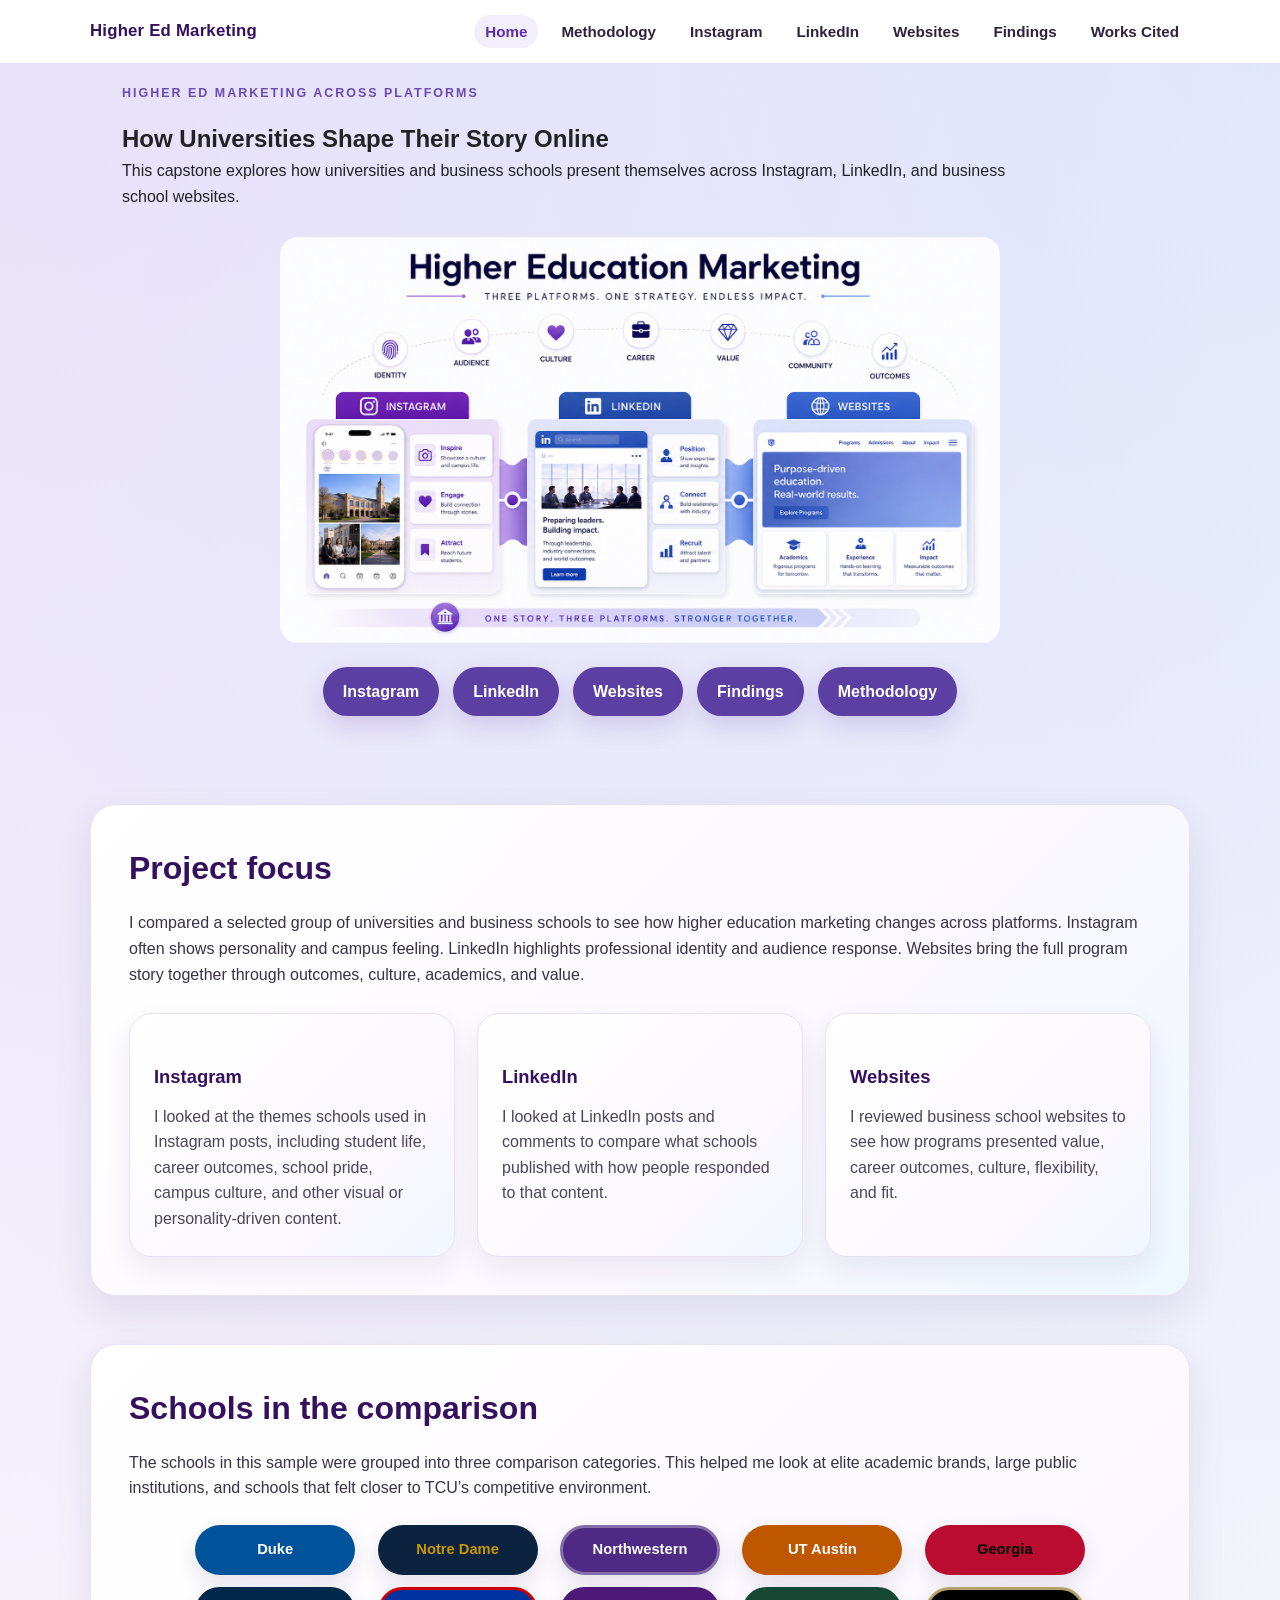
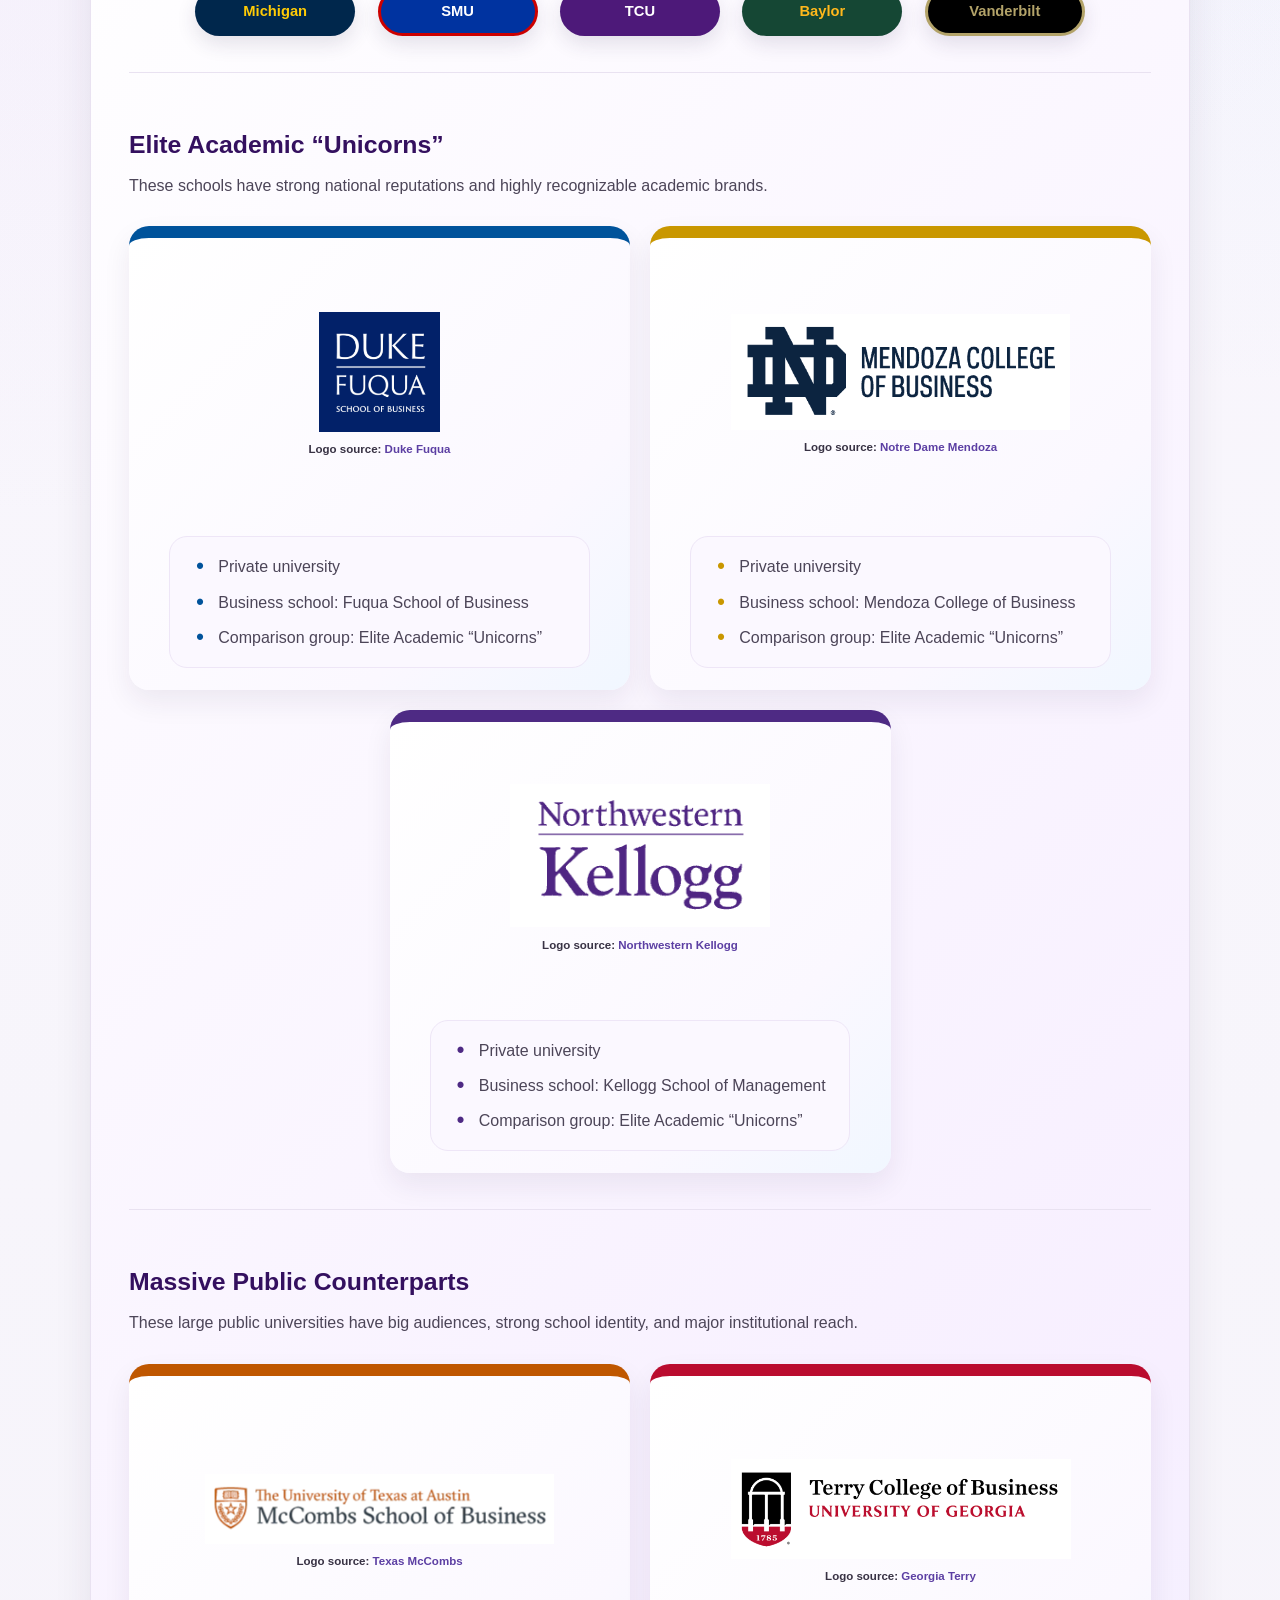
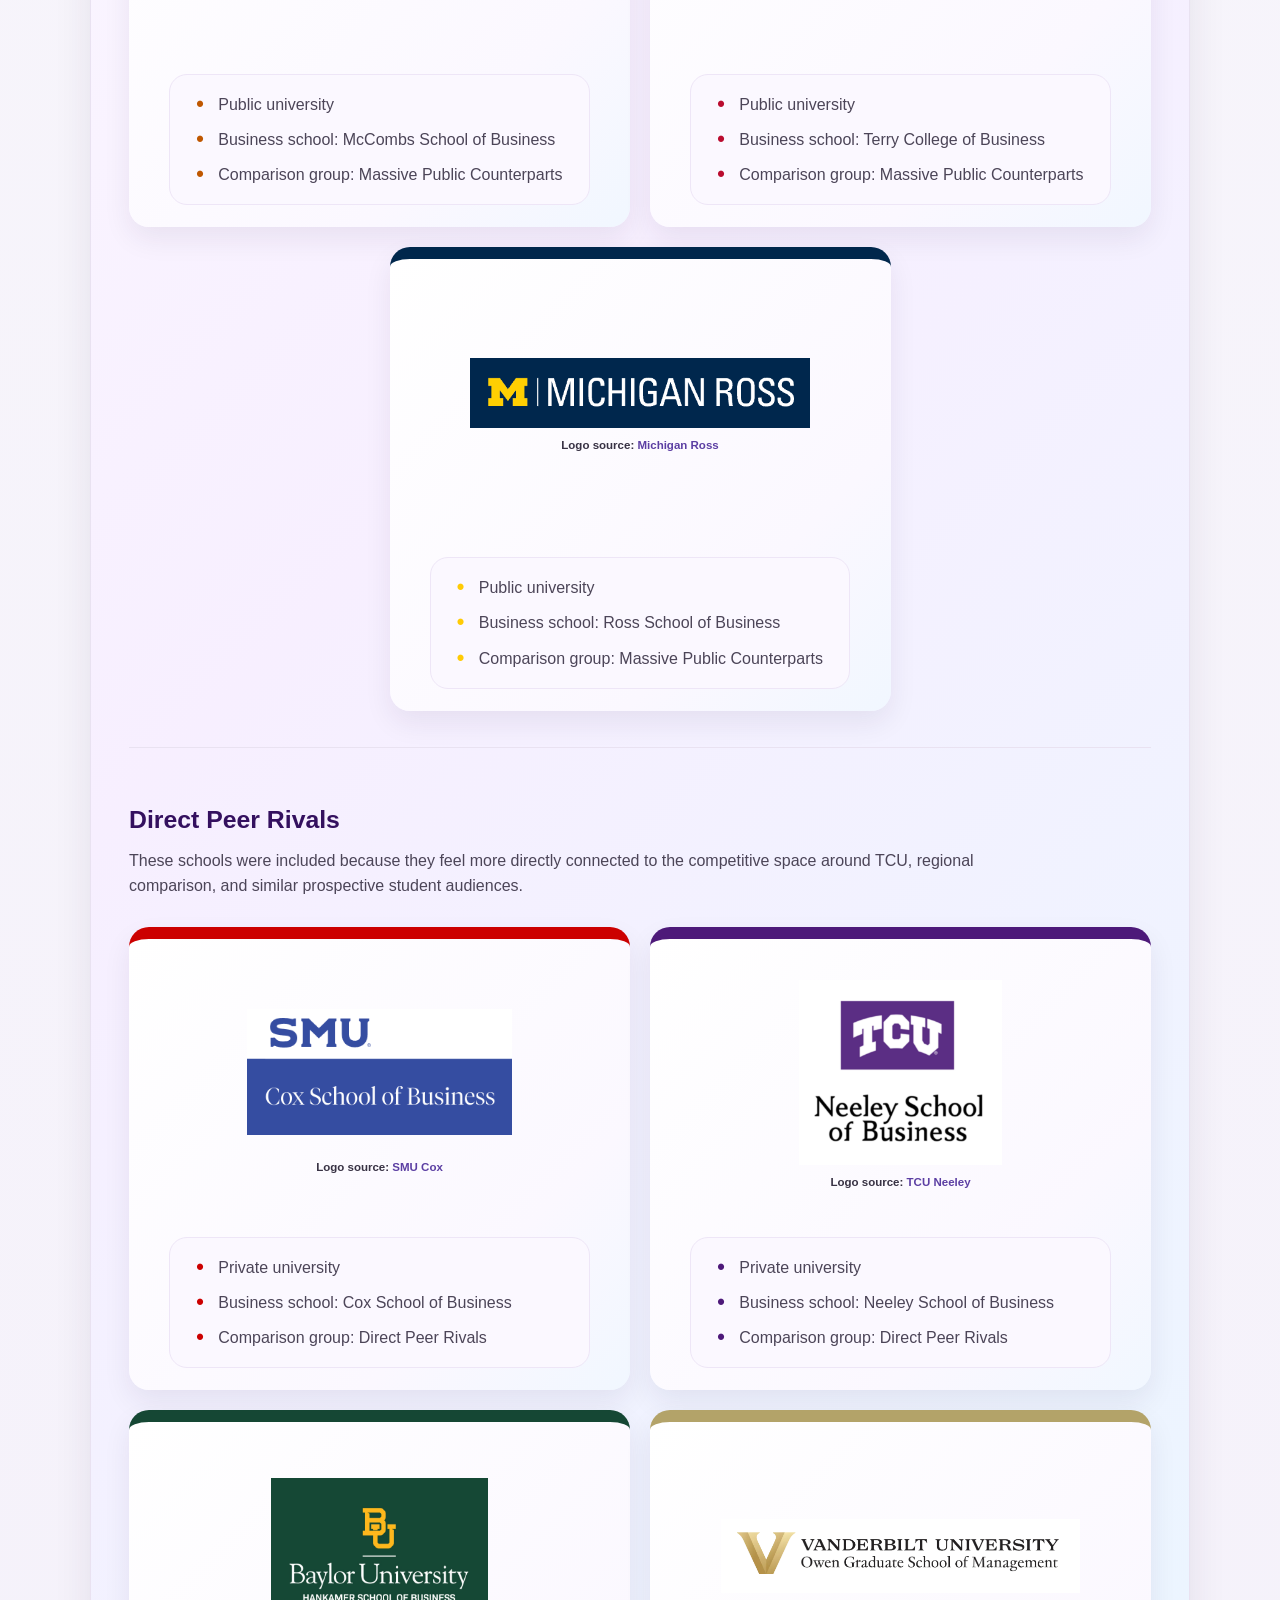
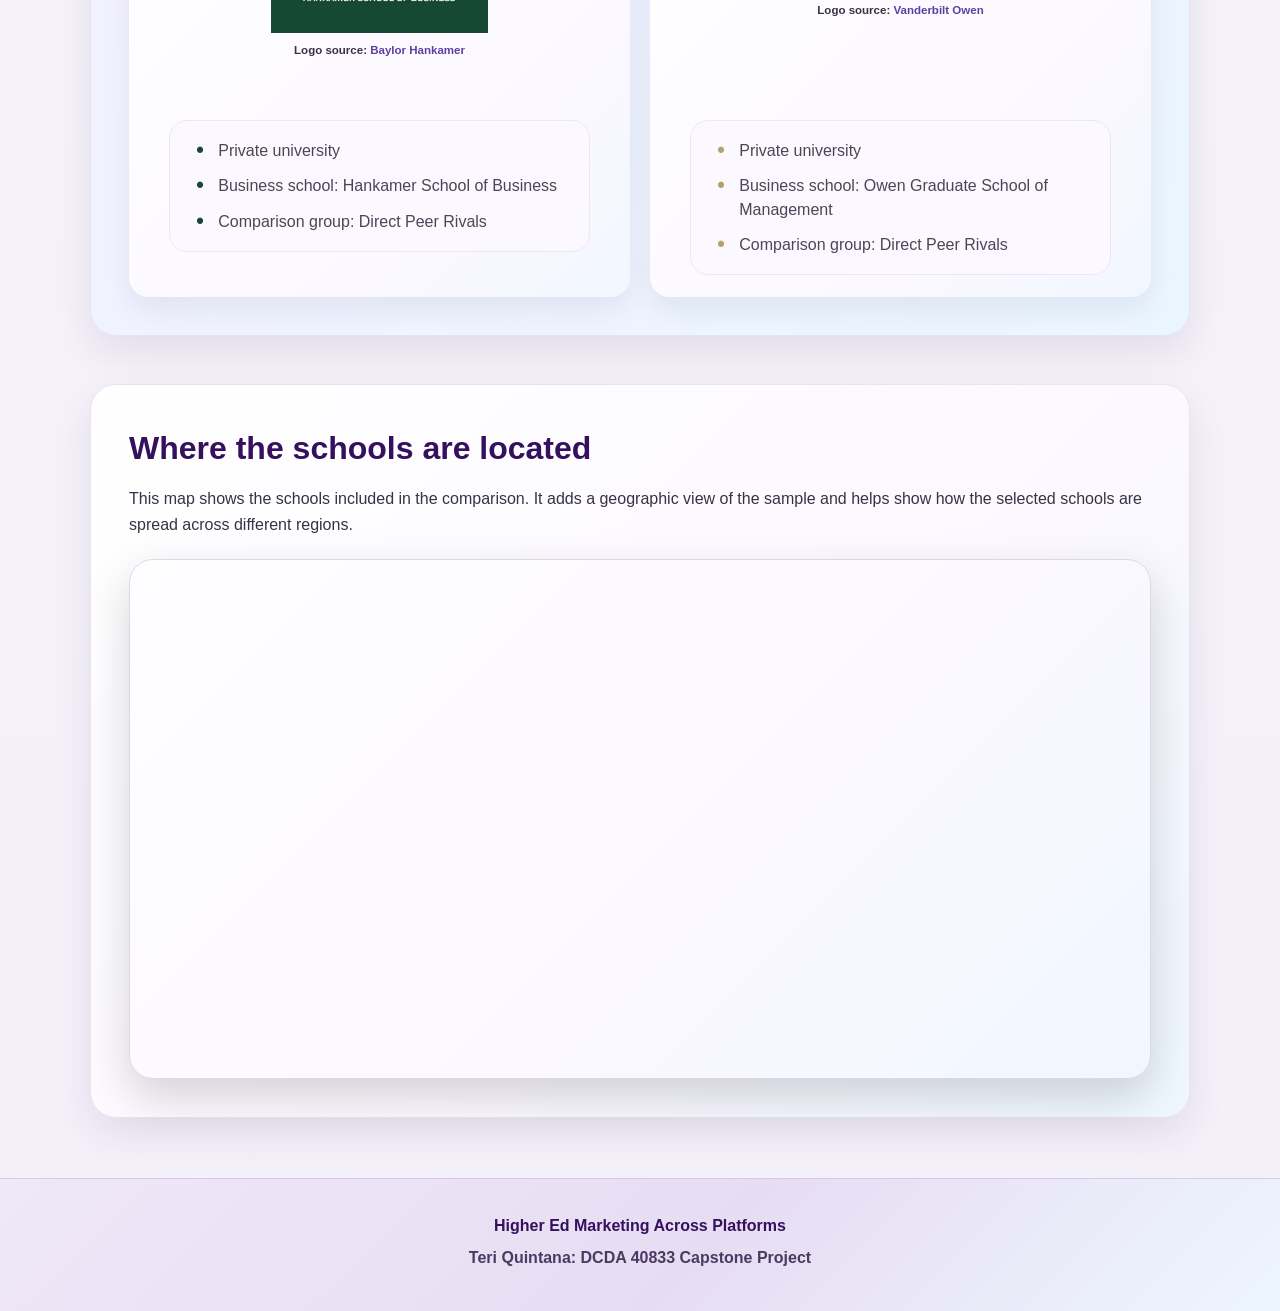
<file: index.html>
<!DOCTYPE html>
<html lang="en">
<head>
  <meta charset="UTF-8">
  <meta name="viewport" content="width=device-width, initial-scale=1.0">
  <title>Higher Ed Marketing Across Platforms</title>
  <link rel="stylesheet" href="style.css">

  <!-- Mapbox -->
  <link href="https://api.mapbox.com/mapbox-gl-js/v3.7.0/mapbox-gl.css" rel="stylesheet">
  <script src="https://api.mapbox.com/mapbox-gl-js/v3.7.0/mapbox-gl.js"></script>
</head>

<body>
  <header class="site-header">
    <nav class="navbar">
      <a href="index.html" class="logo">Higher Ed Marketing</a>
      <ul class="nav-links">
        <li><a href="index.html" class="active">Home</a></li>
        <li><a href="methodology.html">Methodology</a></li>
        <li><a href="instagram.html">Instagram</a></li>
        <li><a href="linkedin.html">LinkedIn</a></li>
        <li><a href="websites.html">Websites</a></li>
        <li><a href="findings.html">Findings</a></li>
        <li><a href="sources.html">Works Cited</a></li>
      </ul>
    </nav>
  </header>

  <section class="hero">
  <div class="hero-content">
    <p class="eyebrow">Higher Ed Marketing Across Platforms</p>
    <h1>How Universities Shape Their Story Online</h1>
    <p>
      This capstone explores how universities and business schools present
      themselves across Instagram, LinkedIn, and business school websites.
    </p>

    <img src="images/home-platform-graphic.png" alt="Graphic showing Instagram, LinkedIn, and website platforms" class="hero-graphic">

    <div class="hero-buttons">
      <a href="instagram.html" class="hero-pill">Instagram</a>
      <a href="linkedin.html" class="hero-pill">LinkedIn</a>
      <a href="websites.html" class="hero-pill">Websites</a>
      <a href="findings.html" class="hero-pill">Findings</a>
      <a href="methodology.html" class="hero-pill">Methodology</a>
    </div>
  </section>

  <section class="content-section project-focus-section">
  <h2>Project focus</h2>
    <p>
      I compared a selected group of universities and business schools to see how higher education
      marketing changes across platforms. Instagram often shows personality and campus feeling.
      LinkedIn highlights professional identity and audience response. Websites bring the full
      program story together through outcomes, culture, academics, and value.
    </p>

    <div class="comparison-card-grid">
      <div class="comparison-card">
        <h3>Instagram</h3>
        <p>
          I looked at the themes schools used in Instagram posts, including student life,
          career outcomes, school pride, campus culture, and other visual or personality-driven content.
        </p>
      </div>

      <div class="comparison-card">
        <h3>LinkedIn</h3>
        <p>
          I looked at LinkedIn posts and comments to compare what schools published with how
          people responded to that content.
        </p>
      </div>

      <div class="comparison-card">
        <h3>Websites</h3>
        <p>
          I reviewed business school websites to see how programs presented value, career outcomes,
          culture, flexibility, and fit.
        </p>
      </div>
    </div>
  </section>

  <section class="content-section soft-ombre-box">
    <h2>Schools in the comparison</h2>
    <p>
      The schools in this sample were grouped into three comparison categories. This helped me look
      at elite academic brands, large public institutions, and schools that felt closer to TCU’s
      competitive environment.
    </p>
<div class="school-pill-grid">
  <span class="school-pill duke">Duke</span>
  <span class="school-pill notre-dame">Notre Dame</span>
  <span class="school-pill northwestern">Northwestern</span>
  <span class="school-pill texas">UT Austin</span>
  <span class="school-pill georgia">Georgia</span>
  <span class="school-pill michigan">Michigan</span>
  <span class="school-pill smu">SMU</span>
  <span class="school-pill tcu">TCU</span>
  <span class="school-pill baylor">Baylor</span>
  <span class="school-pill vanderbilt">Vanderbilt</span>
</div>
    <div class="school-group-block">
      <h3>Elite Academic “Unicorns”</h3>
      <p>
        These schools have strong national reputations and highly recognizable academic brands.
      </p>

      <div class="school-showcase-grid">
        <div class="school-showcase-card duke-card">
          <div class="school-card-logo-block">
            <img class="school-card-logo-main" src="images/duke-logo.png" alt="Duke Fuqua logo">
            <p class="logo-source">
              Logo source:
              <a href="https://fw-sites.fuqua.duke.edu/marketing/guidance-materials/" target="_blank">Duke Fuqua</a>
            </p>
          </div>

          <ul class="school-details">
            <li>Private university</li>
            <li>Business school: Fuqua School of Business</li>
            <li>Comparison group: Elite Academic “Unicorns”</li>
          </ul>
        </div>

        <div class="school-showcase-card notre-dame-card">
          <div class="school-card-logo-block">
            <img class="school-card-logo-main" src="images/notre-dame-logo.png" alt="Notre Dame Mendoza logo">
            <p class="logo-source">
              Logo source:
              <a href="https://mendoza.nd.edu/onmessage/" target="_blank">Notre Dame Mendoza</a>
            </p>
          </div>

          <ul class="school-details">
            <li>Private university</li>
            <li>Business school: Mendoza College of Business</li>
            <li>Comparison group: Elite Academic “Unicorns”</li>
          </ul>
        </div>

        <div class="school-showcase-card northwestern-card">
          <div class="school-card-logo-block">
            <img class="school-card-logo-main" src="images/northwestern-logo.png" alt="Northwestern Kellogg logo">
            <p class="logo-source">
              Logo source:
              <a href="https://www.kellogg.northwestern.edu/" target="_blank">Northwestern Kellogg</a>
            </p>
          </div>

          <ul class="school-details">
            <li>Private university</li>
            <li>Business school: Kellogg School of Management</li>
            <li>Comparison group: Elite Academic “Unicorns”</li>
          </ul>
        </div>
      </div>
    </div>

    <div class="school-group-block">
      <h3>Massive Public Counterparts</h3>
      <p>
        These large public universities have big audiences, strong school identity, and major
        institutional reach.
      </p>

      <div class="school-showcase-grid">
        <div class="school-showcase-card texas-card">
          <div class="school-card-logo-block">
            <img class="school-card-logo-main" src="images/texas-logo.png" alt="UT Austin McCombs logo">
            <p class="logo-source">
              Logo source:
              <a href="https://cloud.wikis.utexas.edu/wiki/spaces/texasmccombscommunications/pages/45581086/Logos" target="_blank">Texas McCombs</a>
            </p>
          </div>

          <ul class="school-details">
            <li>Public university</li>
            <li>Business school: McCombs School of Business</li>
            <li>Comparison group: Massive Public Counterparts</li>
          </ul>
        </div>

        <div class="school-showcase-card georgia-card">
          <div class="school-card-logo-block">
            <img class="school-card-logo-main" src="images/georgia-logo.png" alt="Georgia Terry logo">
            <p class="logo-source">
              Logo source:
              <a href="https://www.terry.uga.edu/" target="_blank">Georgia Terry</a>
            </p>
          </div>

          <ul class="school-details">
            <li>Public university</li>
            <li>Business school: Terry College of Business</li>
            <li>Comparison group: Massive Public Counterparts</li>
          </ul>
        </div>

        <div class="school-showcase-card michigan-card">
          <div class="school-card-logo-block">
            <img class="school-card-logo-main" src="images/michigan-logo.png" alt="Michigan Ross logo">
            <p class="logo-source">
              Logo source:
              <a href="https://michiganross.umich.edu/" target="_blank">Michigan Ross</a>
            </p>
          </div>

          <ul class="school-details">
            <li>Public university</li>
            <li>Business school: Ross School of Business</li>
            <li>Comparison group: Massive Public Counterparts</li>
          </ul>
        </div>
      </div>
    </div>

    <div class="school-group-block">
      <h3>Direct Peer Rivals</h3>
      <p>
        These schools were included because they feel more directly connected to the competitive
        space around TCU, regional comparison, and similar prospective student audiences.
      </p>

      <div class="school-showcase-grid">
        <div class="school-showcase-card smu-card">
          <div class="school-card-logo-block">
            <img class="school-card-logo-main" src="images/smu-logo.png" alt="SMU Cox logo">
            <p class="logo-source">
              Logo source:
              <a href="https://www.smu.edu/cox" target="_blank">SMU Cox</a>
            </p>
          </div>

          <ul class="school-details">
            <li>Private university</li>
            <li>Business school: Cox School of Business</li>
            <li>Comparison group: Direct Peer Rivals</li>
          </ul>
        </div>

        <div class="school-showcase-card tcu-card">
          <div class="school-card-logo-block">
            <img class="school-card-logo-main" src="images/tcu-logo.png" alt="TCU Neeley logo">
            <p class="logo-source">
              Logo source:
              <a href="https://www.neeley.tcu.edu/" target="_blank">TCU Neeley</a>
            </p>
          </div>

          <ul class="school-details">
            <li>Private university</li>
            <li>Business school: Neeley School of Business</li>
            <li>Comparison group: Direct Peer Rivals</li>
          </ul>
        </div>

        <div class="school-showcase-card baylor-card">
          <div class="school-card-logo-block">
            <img class="school-card-logo-main" src="images/baylor-logo.png" alt="Baylor Hankamer logo">
            <p class="logo-source">
              Logo source:
              <a href="https://hankamer.baylor.edu/" target="_blank">Baylor Hankamer</a>
            </p>
          </div>

          <ul class="school-details">
            <li>Private university</li>
            <li>Business school: Hankamer School of Business</li>
            <li>Comparison group: Direct Peer Rivals</li>
          </ul>
        </div>

        <div class="school-showcase-card vanderbilt-card">
          <div class="school-card-logo-block">
            <img class="school-card-logo-main" src="images/vanderbilt-logo.png" alt="Vanderbilt Owen logo">
            <p class="logo-source">
              Logo source:
              <a href="https://business.vanderbilt.edu/" target="_blank">Vanderbilt Owen</a>
            </p>
          </div>

          <ul class="school-details">
            <li>Private university</li>
            <li>Business school: Owen Graduate School of Management</li>
            <li>Comparison group: Direct Peer Rivals</li>
          </ul>
        </div>
      </div>
    </div>
  </section>

  <section class="map-section">
    <h2>Where the schools are located</h2>
    <p>
      This map shows the schools included in the comparison. It adds a geographic view of the sample
      and helps show how the selected schools are spread across different regions.
    </p>

    <div id="map"></div>
  </section>

  <footer class="site-footer">
    <p>Higher Ed Marketing Across Platforms</p>
    <p>Teri Quintana: DCDA 40833 Capstone Project</p>
  </footer>

  <script>
    mapboxgl.accessToken = "pk.eyJ1IjoidGVyaXF1aW50IiwiYSI6ImNtbzlsbTg2MzAydWcycW9pOXNnaXF4Z2MifQ.GK89Mdx9htHuRHk9OGMjkw";
    const map = new mapboxgl.Map({
    container: "map",
    style: "mapbox://styles/mapbox/light-v11",
    center: [-92.5, 36.5],
    zoom: 3.5
  });
  const schools = [
    {
      name: "Duke Fuqua",
      city: "Durham, North Carolina",
      group: "Elite Academic “Unicorns”",
      coordinates: [-78.9382, 36.0014],
      color: "#00539B"
    },
    {
      name: "Notre Dame Mendoza",
      city: "Notre Dame, Indiana",
      group: "Elite Academic “Unicorns”",
      coordinates: [-86.2389, 41.7056],
      color: "#C99700"
    },
    {
      name: "Northwestern Kellogg",
      city: "Evanston, Illinois",
      group: "Elite Academic “Unicorns”",
      coordinates: [-87.6753, 42.0565],
      color: "#4E2A84"
    },
    {
      name: "UT Austin McCombs",
      city: "Austin, Texas",
      group: "Massive Public Counterparts",
      coordinates: [-97.7431, 30.2849],
      color: "#BF5700"
    },
    {
      name: "Georgia Terry",
      city: "Athens, Georgia",
      group: "Massive Public Counterparts",
      coordinates: [-83.3773, 33.9519],
      color: "#BA0C2F"
    },
    {
      name: "Michigan Ross",
      city: "Ann Arbor, Michigan",
      group: "Massive Public Counterparts",
      coordinates: [-83.7382, 42.2780],
      color: "#00274C"
    },
    {
      name: "SMU Cox",
      city: "Dallas, Texas",
      group: "Direct Peer Rivals",
      coordinates: [-96.7845, 32.8423],
      color: "#CC0000"
    },
    {
      name: "TCU Neeley",
      city: "Fort Worth, Texas",
      group: "Direct Peer Rivals",
      coordinates: [-97.3625, 32.7095],
      color: "#4D1979"
    },
    {
      name: "Baylor Hankamer",
      city: "Waco, Texas",
      group: "Direct Peer Rivals",
      coordinates: [-97.1143, 31.5493],
      color: "#154734"
    },
    {
      name: "Vanderbilt Owen",
      city: "Nashville, Tennessee",
      group: "Direct Peer Rivals",
      coordinates: [-86.8027, 36.1447],
      color: "#B3A369"
    }
  ];

  schools.forEach((school) => {
    const popup = new mapboxgl.Popup({ offset: 25 }).setHTML(`
      <h3>${school.name}</h3>
      <p>${school.city}</p>
      <p>${school.group}</p>
    `);

    new mapboxgl.Marker({ color: school.color })
      .setLngLat(school.coordinates)
      .setPopup(popup)
      .addTo(map);
  });

  map.addControl(new mapboxgl.NavigationControl());
  </script>
</body>
</html>
</file>
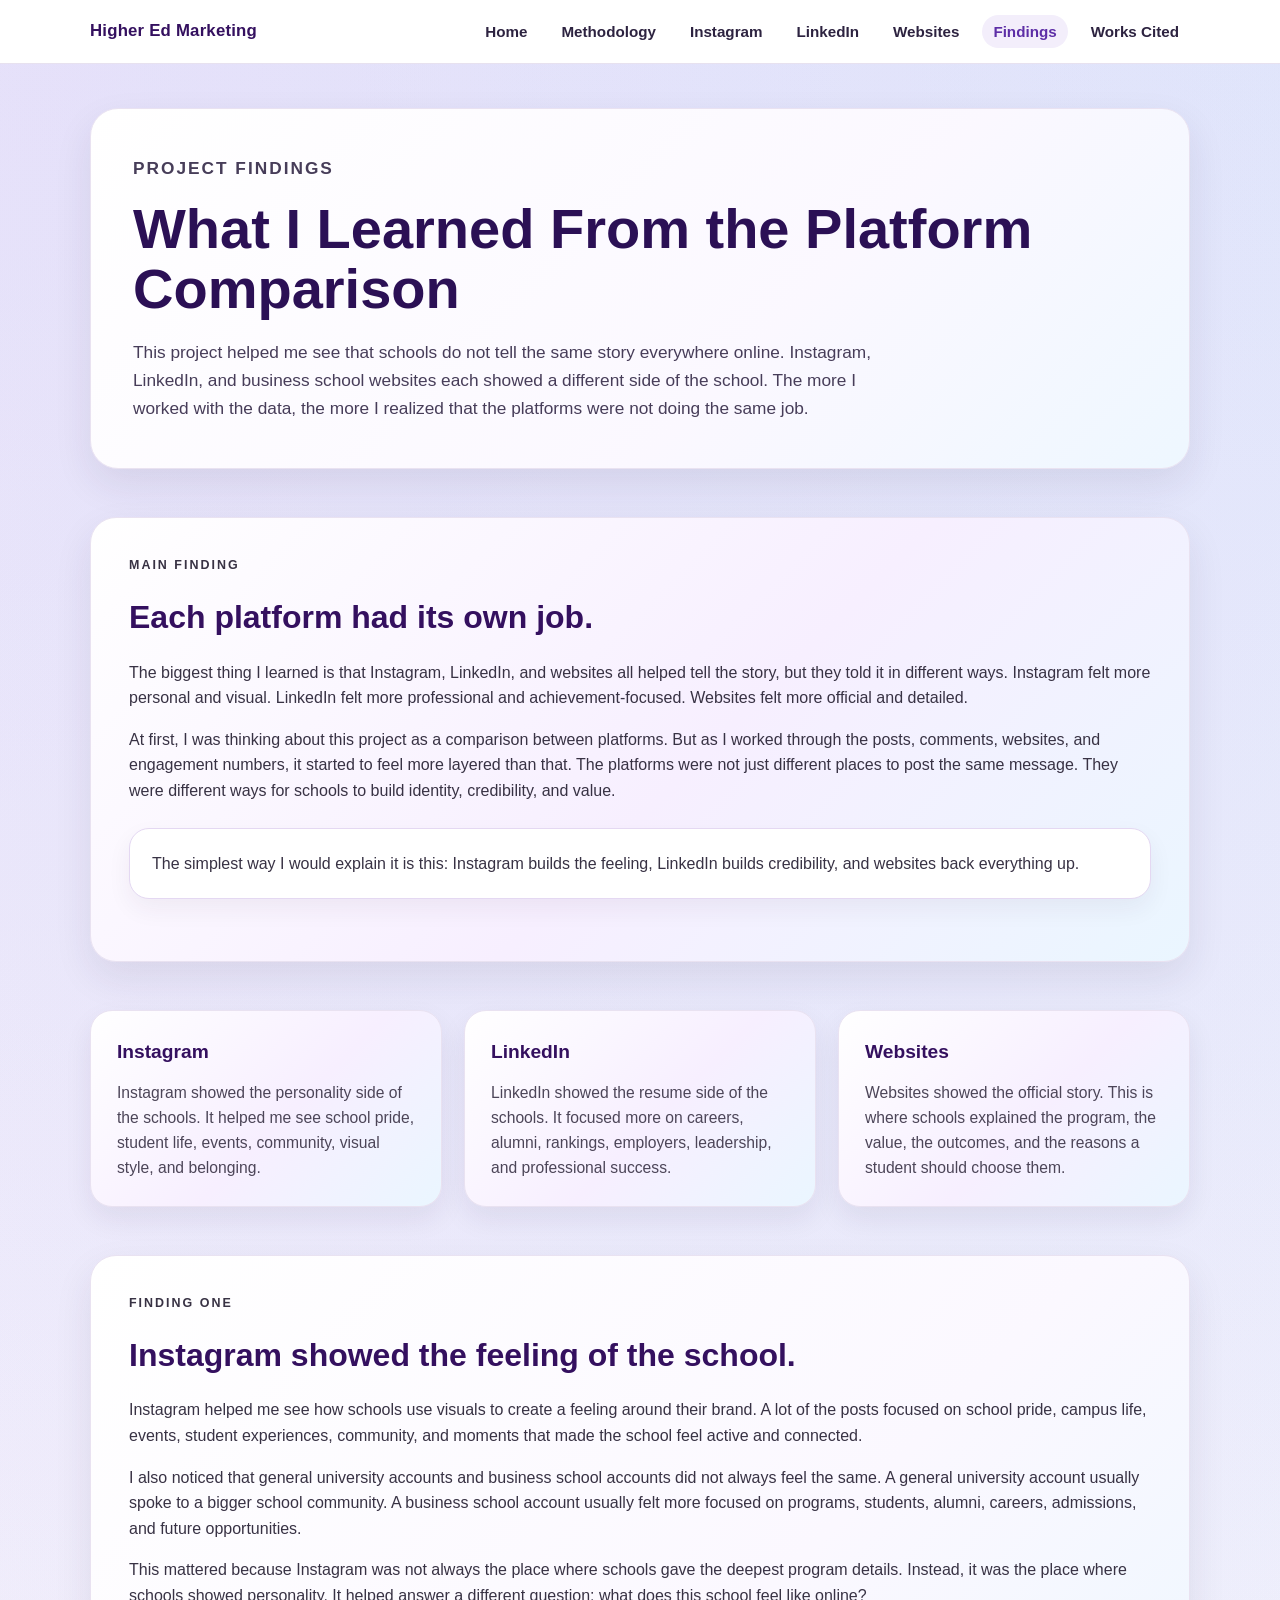
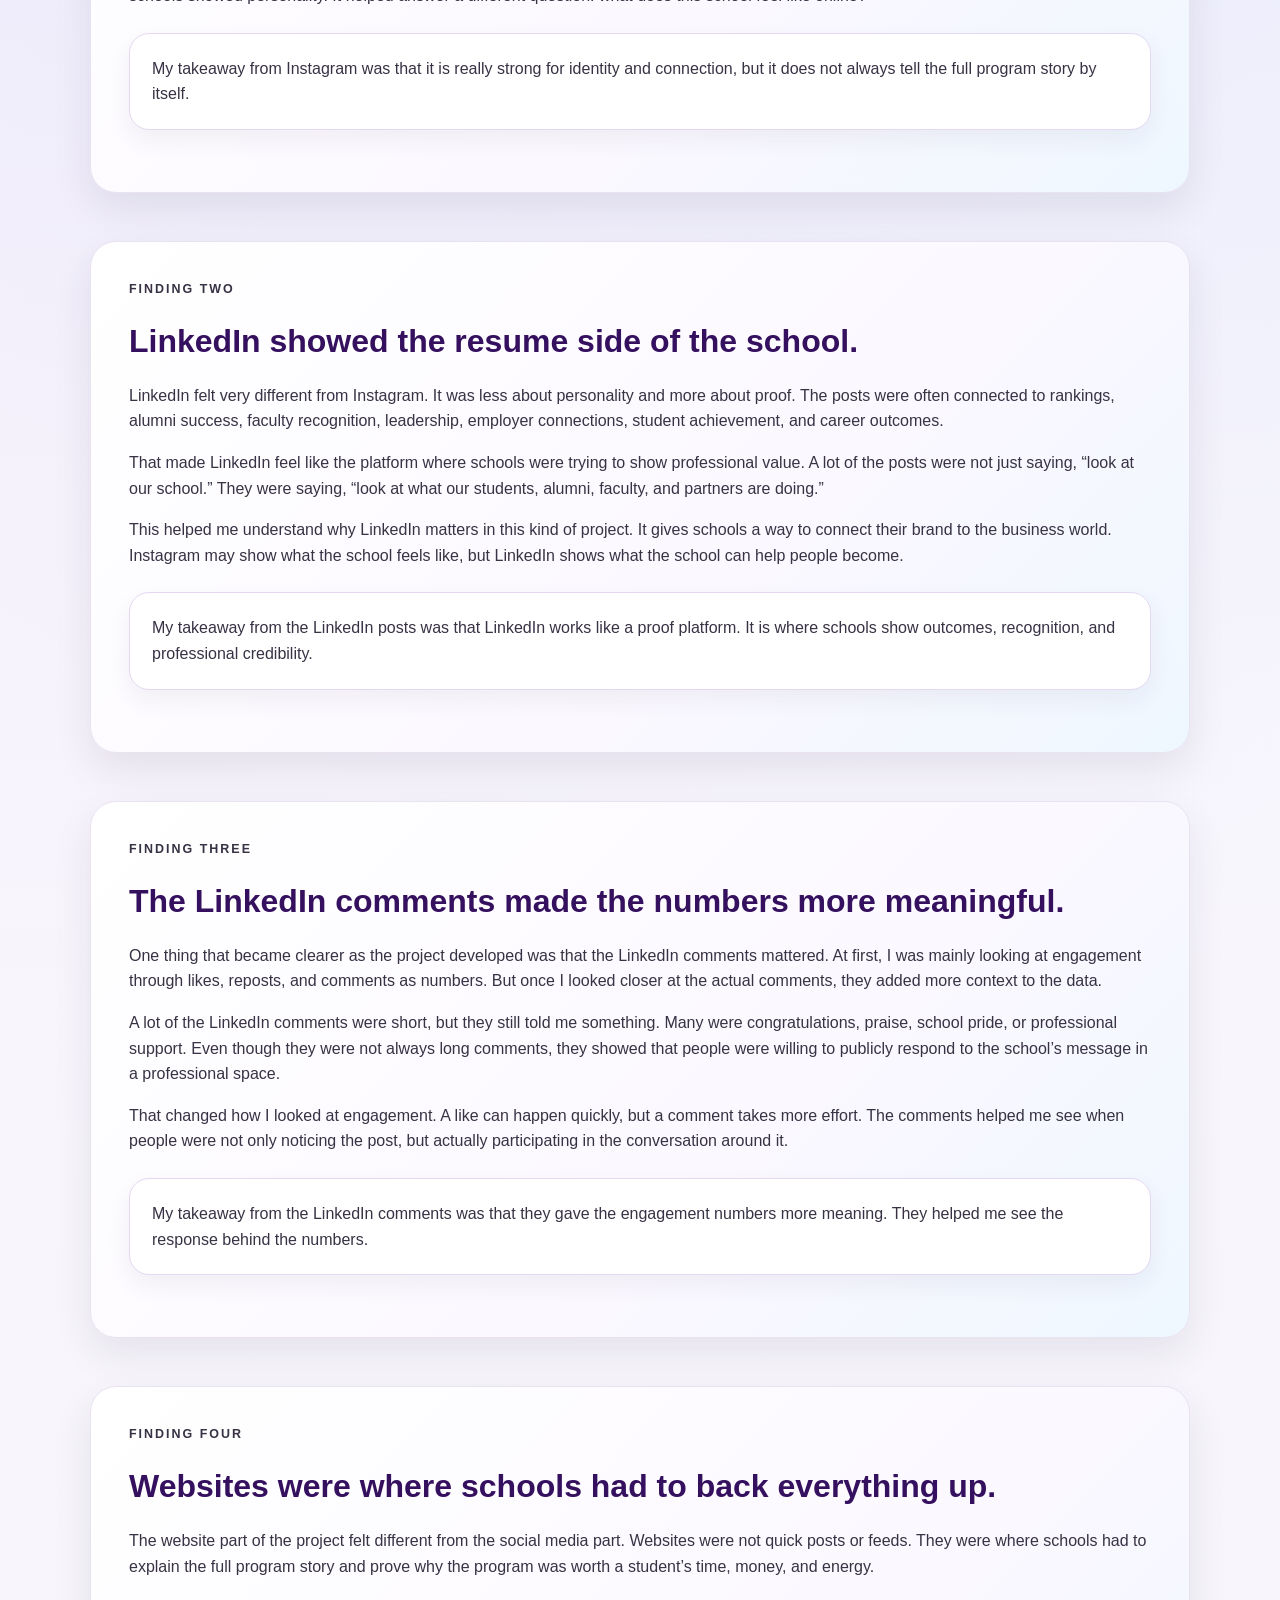
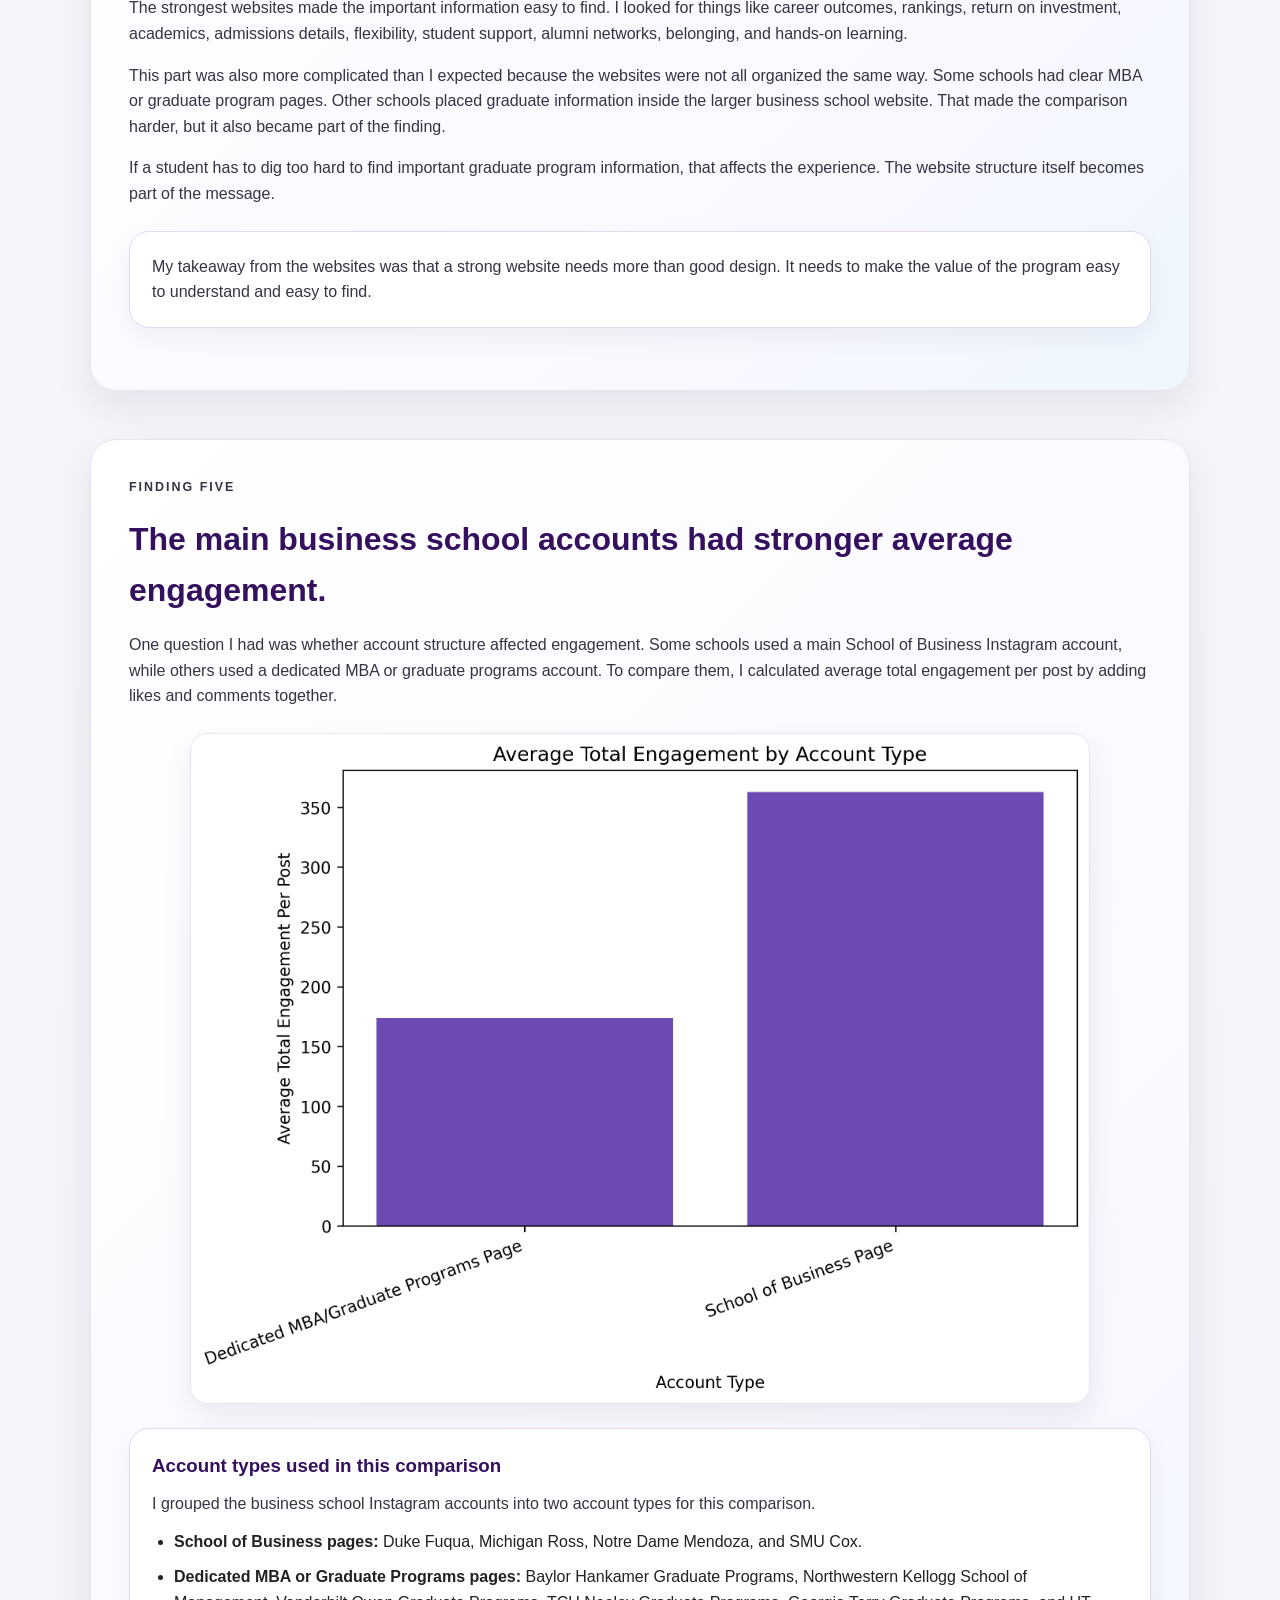
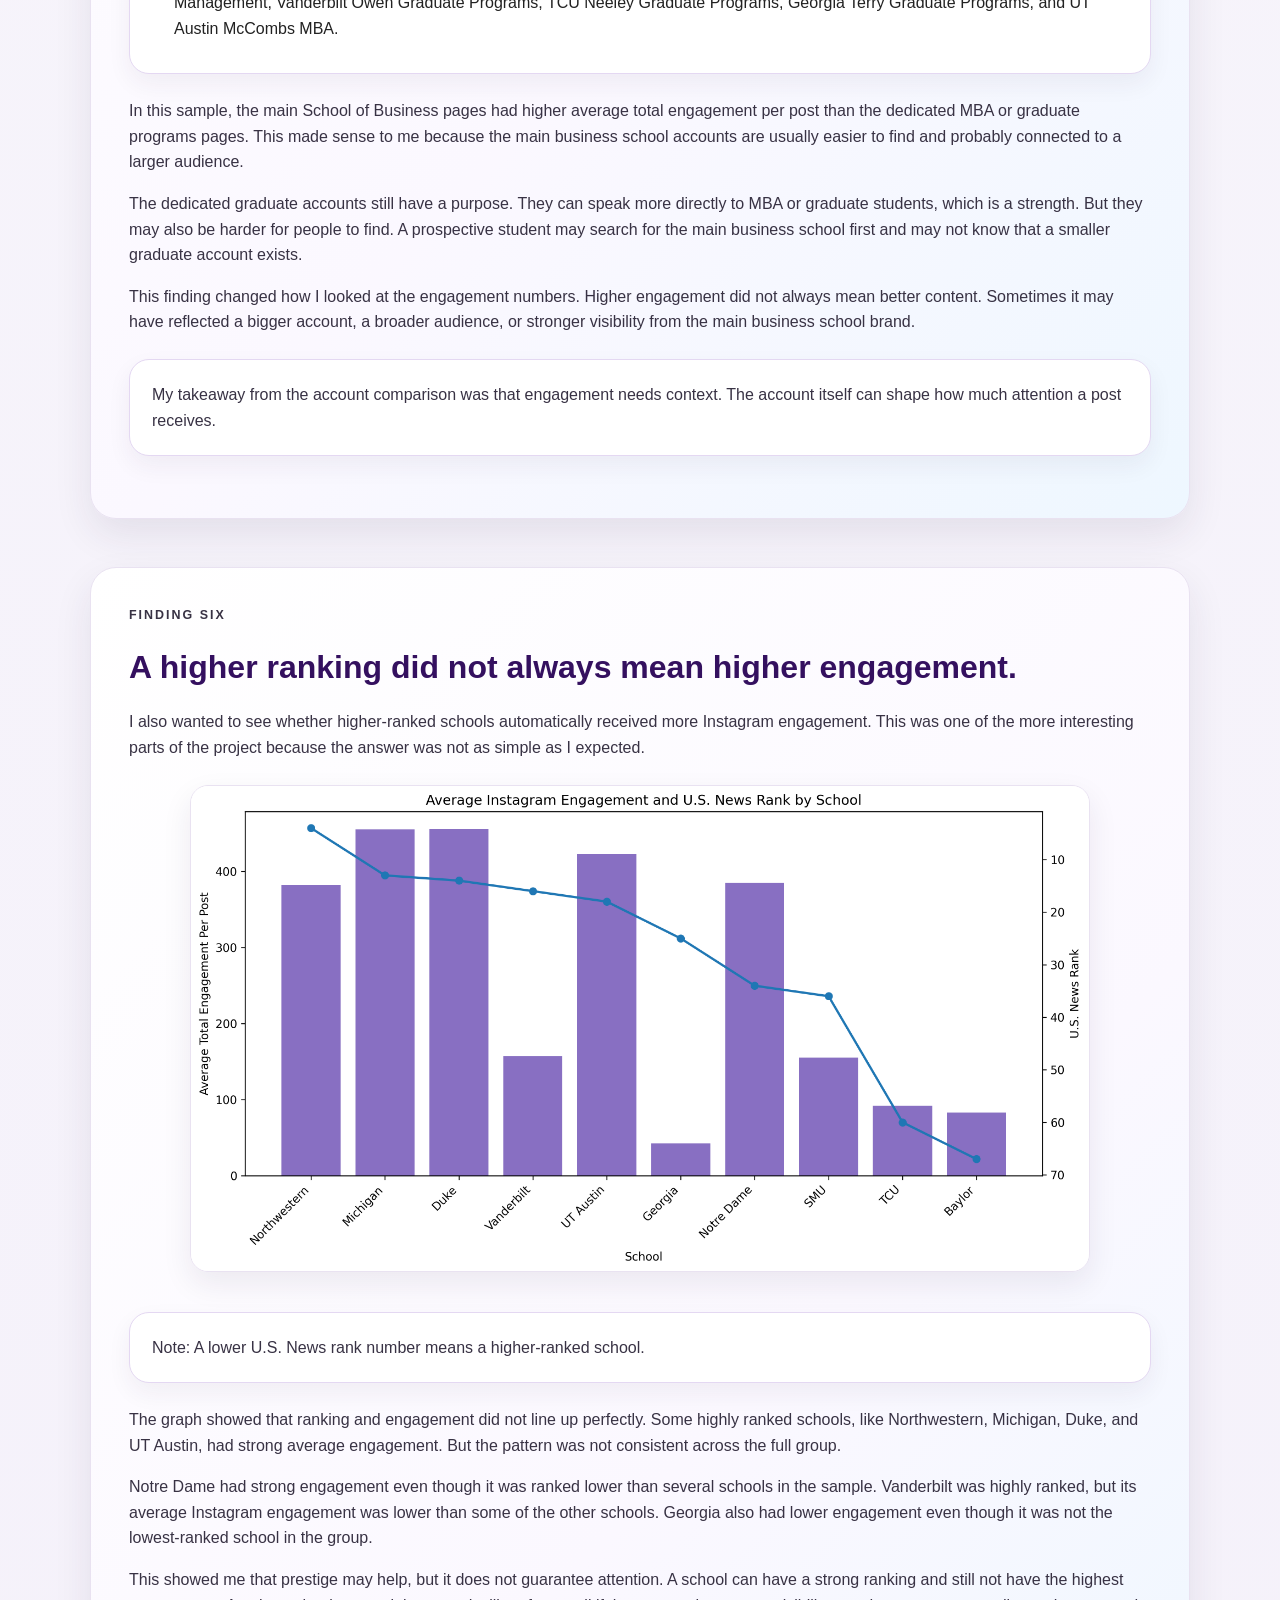
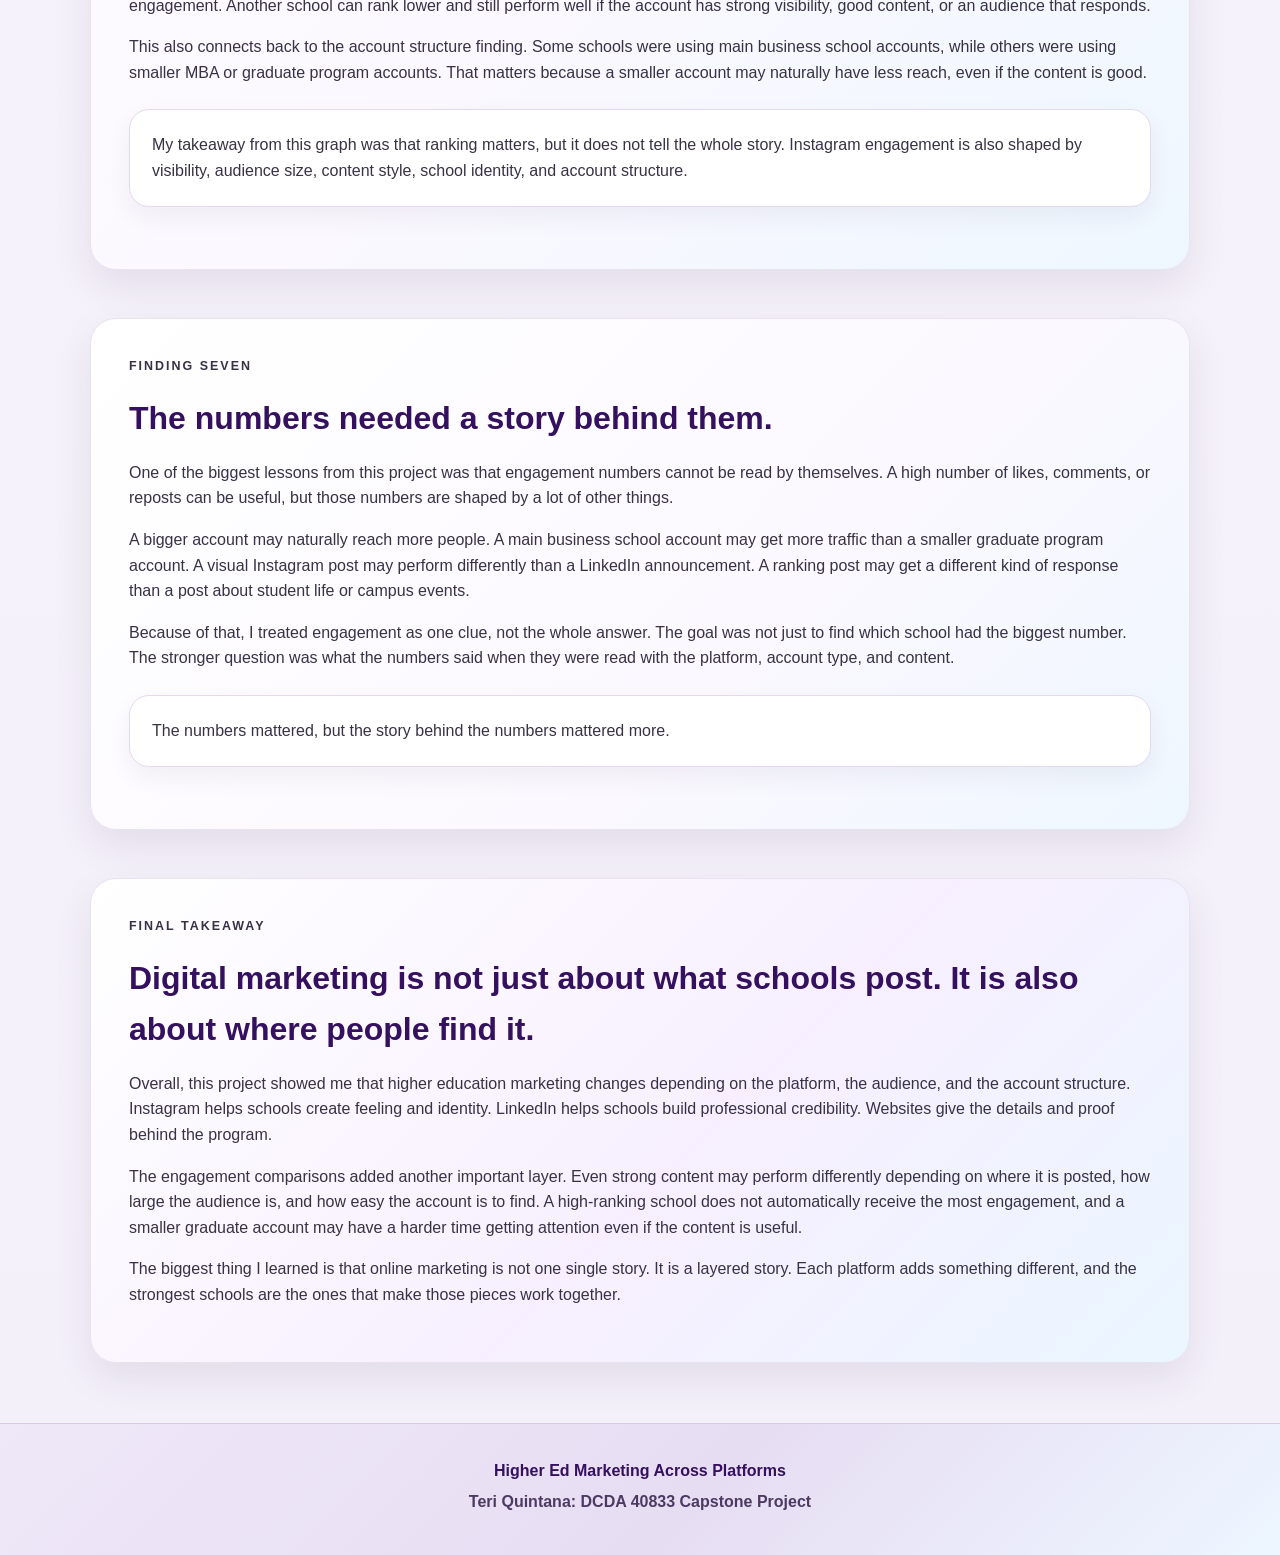
<file: findings.html>
<!DOCTYPE html>
<html lang="en">
<head>
  <meta charset="UTF-8">
  <meta name="viewport" content="width=device-width, initial-scale=1.0">
  <title>Findings</title>
  <link rel="stylesheet" href="style.css">
</head>

<body>
  <header class="site-header">
    <nav class="navbar">
      <a href="index.html" class="logo">Higher Ed Marketing</a>
      <ul class="nav-links">
        <li><a href="index.html">Home</a></li>
        <li><a href="methodology.html">Methodology</a></li>
        <li><a href="instagram.html">Instagram</a></li>
        <li><a href="linkedin.html">LinkedIn</a></li>
        <li><a href="websites.html">Websites</a></li>
        <li><a href="findings.html" class="active">Findings</a></li>
        <li><a href="sources.html">Works Cited</a></li>
      </ul>
    </nav>
  </header>

  <section class="page-hero">
    <p class="eyebrow">Project Findings</p>
    <h1>What I Learned From the Platform Comparison</h1>
    <p>
      This project helped me see that schools do not tell the same story everywhere online.
      Instagram, LinkedIn, and business school websites each showed a different side of the
      school. The more I worked with the data, the more I realized that the platforms were not
      doing the same job.
    </p>
  </section>

  <section class="content-section soft-ombre-box">
    <p class="eyebrow">Main Finding</p>
    <h2>Each platform had its own job.</h2>

    <p>
      The biggest thing I learned is that Instagram, LinkedIn, and websites all helped tell the
      story, but they told it in different ways. Instagram felt more personal and visual. LinkedIn
      felt more professional and achievement-focused. Websites felt more official and detailed.
    </p>

    <p>
      At first, I was thinking about this project as a comparison between platforms. But as I worked
      through the posts, comments, websites, and engagement numbers, it started to feel more layered
      than that. The platforms were not just different places to post the same message. They were
      different ways for schools to build identity, credibility, and value.
    </p>

    <div class="highlight-box">
      <p>
        The simplest way I would explain it is this: Instagram builds the feeling, LinkedIn builds
        credibility, and websites back everything up.
      </p>
    </div>
  </section>

  <div class="card-grid">
    <div class="card soft-ombre-card">
      <h3>Instagram</h3>
      <p>
        Instagram showed the personality side of the schools. It helped me see school pride, student
        life, events, community, visual style, and belonging.
      </p>
    </div>

    <div class="card soft-ombre-card">
      <h3>LinkedIn</h3>
      <p>
        LinkedIn showed the resume side of the schools. It focused more on careers, alumni, rankings,
        employers, leadership, and professional success.
      </p>
    </div>

    <div class="card soft-ombre-card">
      <h3>Websites</h3>
      <p>
        Websites showed the official story. This is where schools explained the program, the value,
        the outcomes, and the reasons a student should choose them.
      </p>
    </div>
  </div>

  <section class="content-section">
    <p class="eyebrow">Finding One</p>
    <h2>Instagram showed the feeling of the school.</h2>

    <p>
      Instagram helped me see how schools use visuals to create a feeling around their brand. A lot
      of the posts focused on school pride, campus life, events, student experiences, community, and
      moments that made the school feel active and connected.
    </p>

    <p>
      I also noticed that general university accounts and business school accounts did not always
      feel the same. A general university account usually spoke to a bigger school community. A
      business school account usually felt more focused on programs, students, alumni, careers,
      admissions, and future opportunities.
    </p>

    <p>
      This mattered because Instagram was not always the place where schools gave the deepest program
      details. Instead, it was the place where schools showed personality. It helped answer a different
      question: what does this school feel like online?
    </p>

    <div class="highlight-box">
      <p>
        My takeaway from Instagram was that it is really strong for identity and connection, but it
        does not always tell the full program story by itself.
      </p>
    </div>
  </section>

  <section class="content-section">
    <p class="eyebrow">Finding Two</p>
    <h2>LinkedIn showed the resume side of the school.</h2>

    <p>
      LinkedIn felt very different from Instagram. It was less about personality and more about proof.
      The posts were often connected to rankings, alumni success, faculty recognition, leadership,
      employer connections, student achievement, and career outcomes.
    </p>

    <p>
      That made LinkedIn feel like the platform where schools were trying to show professional value.
      A lot of the posts were not just saying, “look at our school.” They were saying, “look at what
      our students, alumni, faculty, and partners are doing.”
    </p>

    <p>
      This helped me understand why LinkedIn matters in this kind of project. It gives schools a way
      to connect their brand to the business world. Instagram may show what the school feels like, but
      LinkedIn shows what the school can help people become.
    </p>

    <div class="highlight-box">
      <p>
        My takeaway from the LinkedIn posts was that LinkedIn works like a proof platform. It is where
        schools show outcomes, recognition, and professional credibility.
      </p>
    </div>
  </section>

  <section class="content-section">
    <p class="eyebrow">Finding Three</p>
    <h2>The LinkedIn comments made the numbers more meaningful.</h2>

    <p>
      One thing that became clearer as the project developed was that the LinkedIn comments mattered.
      At first, I was mainly looking at engagement through likes, reposts, and comments as numbers.
      But once I looked closer at the actual comments, they added more context to the data.
    </p>

    <p>
      A lot of the LinkedIn comments were short, but they still told me something. Many were
      congratulations, praise, school pride, or professional support. Even though they were not always
      long comments, they showed that people were willing to publicly respond to the school’s message
      in a professional space.
    </p>

    <p>
      That changed how I looked at engagement. A like can happen quickly, but a comment takes more
      effort. The comments helped me see when people were not only noticing the post, but actually
      participating in the conversation around it.
    </p>

    <div class="highlight-box">
      <p>
        My takeaway from the LinkedIn comments was that they gave the engagement numbers more meaning.
        They helped me see the response behind the numbers.
      </p>
    </div>
  </section>

  <section class="content-section">
    <p class="eyebrow">Finding Four</p>
    <h2>Websites were where schools had to back everything up.</h2>

    <p>
      The website part of the project felt different from the social media part. Websites were not
      quick posts or feeds. They were where schools had to explain the full program story and prove
      why the program was worth a student’s time, money, and energy.
    </p>

    <p>
      The strongest websites made the important information easy to find. I looked for things like
      career outcomes, rankings, return on investment, academics, admissions details, flexibility,
      student support, alumni networks, belonging, and hands-on learning.
    </p>

    <p>
      This part was also more complicated than I expected because the websites were not all organized
      the same way. Some schools had clear MBA or graduate program pages. Other schools placed graduate
      information inside the larger business school website. That made the comparison harder, but it
      also became part of the finding.
    </p>

    <p>
      If a student has to dig too hard to find important graduate program information, that affects
      the experience. The website structure itself becomes part of the message.
    </p>

    <div class="highlight-box">
      <p>
        My takeaway from the websites was that a strong website needs more than good design. It needs
        to make the value of the program easy to understand and easy to find.
      </p>
    </div>
  </section>

  <section class="content-section">
    <p class="eyebrow">Finding Five</p>
    <h2>The main business school accounts had stronger average engagement.</h2>

    <p>
      One question I had was whether account structure affected engagement. Some schools used a main
      School of Business Instagram account, while others used a dedicated MBA or graduate programs
      account. To compare them, I calculated average total engagement per post by adding likes and
      comments together.
    </p>

    <img class="chart-image" src="images/engagement_by_account_type_chart.png" alt="Average total engagement by account type chart">

    <div class="highlight-box">
      <h3>Account types used in this comparison</h3>
      <p>
        I grouped the business school Instagram accounts into two account types for this comparison.
      </p>

      <ul>
        <li>
          <strong>School of Business pages:</strong> Duke Fuqua, Michigan Ross, Notre Dame Mendoza,
          and SMU Cox.
        </li>
        <li>
          <strong>Dedicated MBA or Graduate Programs pages:</strong> Baylor Hankamer Graduate Programs,
          Northwestern Kellogg School of Management, Vanderbilt Owen Graduate Programs, TCU Neeley
          Graduate Programs, Georgia Terry Graduate Programs, and UT Austin McCombs MBA.
        </li>
      </ul>
    </div>

    <p>
      In this sample, the main School of Business pages had higher average total engagement per post
      than the dedicated MBA or graduate programs pages. This made sense to me because the main
      business school accounts are usually easier to find and probably connected to a larger audience.
    </p>

    <p>
      The dedicated graduate accounts still have a purpose. They can speak more directly to MBA or
      graduate students, which is a strength. But they may also be harder for people to find. A
      prospective student may search for the main business school first and may not know that a smaller
      graduate account exists.
    </p>

    <p>
      This finding changed how I looked at the engagement numbers. Higher engagement did not always
      mean better content. Sometimes it may have reflected a bigger account, a broader audience, or
      stronger visibility from the main business school brand.
    </p>

    <div class="highlight-box">
      <p>
        My takeaway from the account comparison was that engagement needs context. The account itself
        can shape how much attention a post receives.
      </p>
    </div>
  </section>

  <section class="content-section">
    <p class="eyebrow">Finding Six</p>
    <h2>A higher ranking did not always mean higher engagement.</h2>

    <p>
      I also wanted to see whether higher-ranked schools automatically received more Instagram
      engagement. This was one of the more interesting parts of the project because the answer was
      not as simple as I expected.
    </p>

    <img class="chart-image chart-spacing" src="images/engagement_and_rank_combo_chart_flipped.png" alt="U.S. News ranking compared with average Instagram engagement chart">

    <div class="highlight-box">
      <p>
        Note: A lower U.S. News rank number means a higher-ranked school.
      </p>
    </div>

    <p>
      The graph showed that ranking and engagement did not line up perfectly. Some highly ranked
      schools, like Northwestern, Michigan, Duke, and UT Austin, had strong average engagement. But
      the pattern was not consistent across the full group.
    </p>

    <p>
      Notre Dame had strong engagement even though it was ranked lower than several schools in the
      sample. Vanderbilt was highly ranked, but its average Instagram engagement was lower than some
      of the other schools. Georgia also had lower engagement even though it was not the lowest-ranked
      school in the group.
    </p>

    <p>
      This showed me that prestige may help, but it does not guarantee attention. A school can have a
      strong ranking and still not have the highest engagement. Another school can rank lower and still
      perform well if the account has strong visibility, good content, or an audience that responds.
    </p>

    <p>
      This also connects back to the account structure finding. Some schools were using main business
      school accounts, while others were using smaller MBA or graduate program accounts. That matters
      because a smaller account may naturally have less reach, even if the content is good.
    </p>

    <div class="highlight-box">
      <p>
        My takeaway from this graph was that ranking matters, but it does not tell the whole story.
        Instagram engagement is also shaped by visibility, audience size, content style, school identity,
        and account structure.
      </p>
    </div>
  </section>

  <section class="content-section">
    <p class="eyebrow">Finding Seven</p>
    <h2>The numbers needed a story behind them.</h2>

    <p>
      One of the biggest lessons from this project was that engagement numbers cannot be read by
      themselves. A high number of likes, comments, or reposts can be useful, but those numbers are
      shaped by a lot of other things.
    </p>

    <p>
      A bigger account may naturally reach more people. A main business school account may get more
      traffic than a smaller graduate program account. A visual Instagram post may perform differently
      than a LinkedIn announcement. A ranking post may get a different kind of response than a post
      about student life or campus events.
    </p>

    <p>
      Because of that, I treated engagement as one clue, not the whole answer. The goal was not just
      to find which school had the biggest number. The stronger question was what the numbers said
      when they were read with the platform, account type, and content.
    </p>

    <div class="highlight-box">
      <p>
        The numbers mattered, but the story behind the numbers mattered more.
      </p>
    </div>
  </section>

  <section class="content-section soft-ombre-box">
    <p class="eyebrow">Final Takeaway</p>
    <h2>Digital marketing is not just about what schools post. It is also about where people find it.</h2>

    <p>
      Overall, this project showed me that higher education marketing changes depending on the
      platform, the audience, and the account structure. Instagram helps schools create feeling and
      identity. LinkedIn helps schools build professional credibility. Websites give the details and
      proof behind the program.
    </p>

    <p>
      The engagement comparisons added another important layer. Even strong content may perform
      differently depending on where it is posted, how large the audience is, and how easy the account
      is to find. A high-ranking school does not automatically receive the most engagement, and a
      smaller graduate account may have a harder time getting attention even if the content is useful.
    </p>

    <p>
      The biggest thing I learned is that online marketing is not one single story. It is a layered
      story. Each platform adds something different, and the strongest schools are the ones that make
      those pieces work together.
    </p>
  </section>

  <footer class="site-footer">
    <p>Higher Ed Marketing Across Platforms</p>
    <p>Teri Quintana: DCDA 40833 Capstone Project</p>
  </footer>
</body>
</html>
</file>
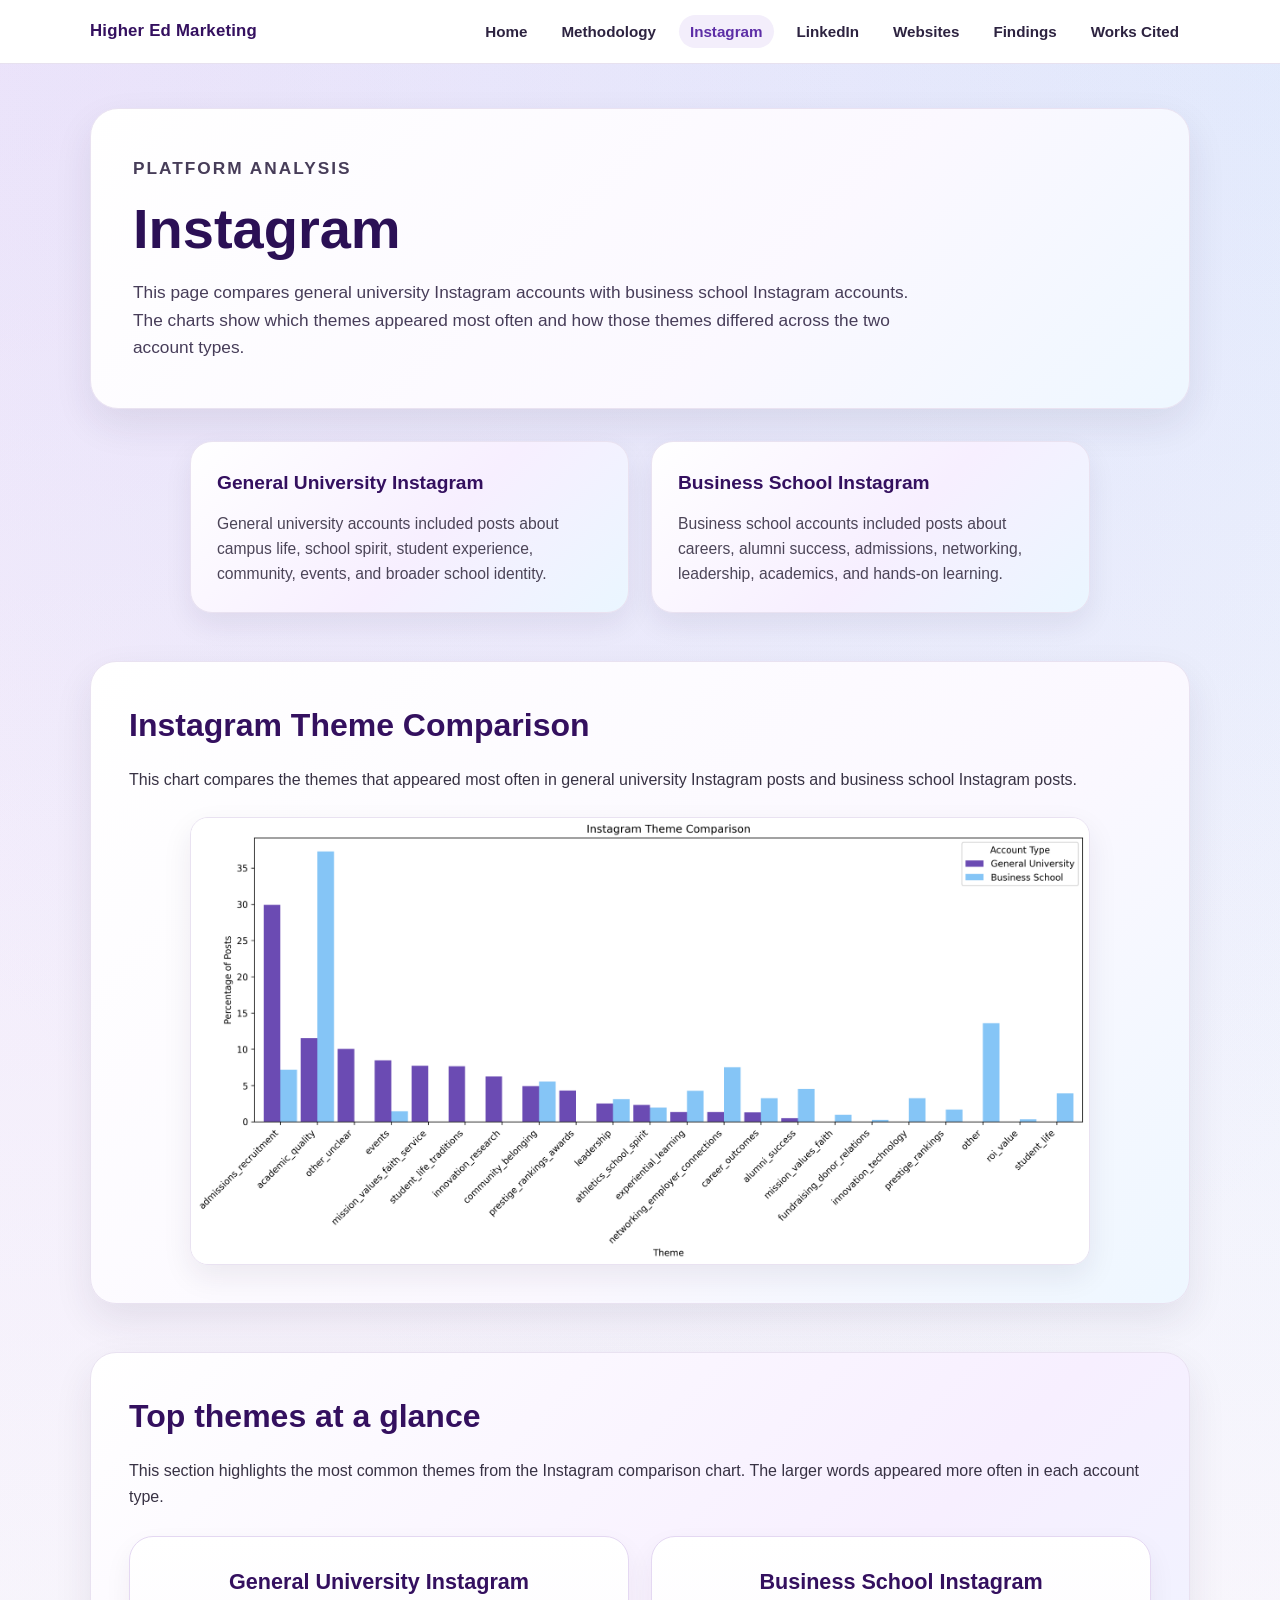
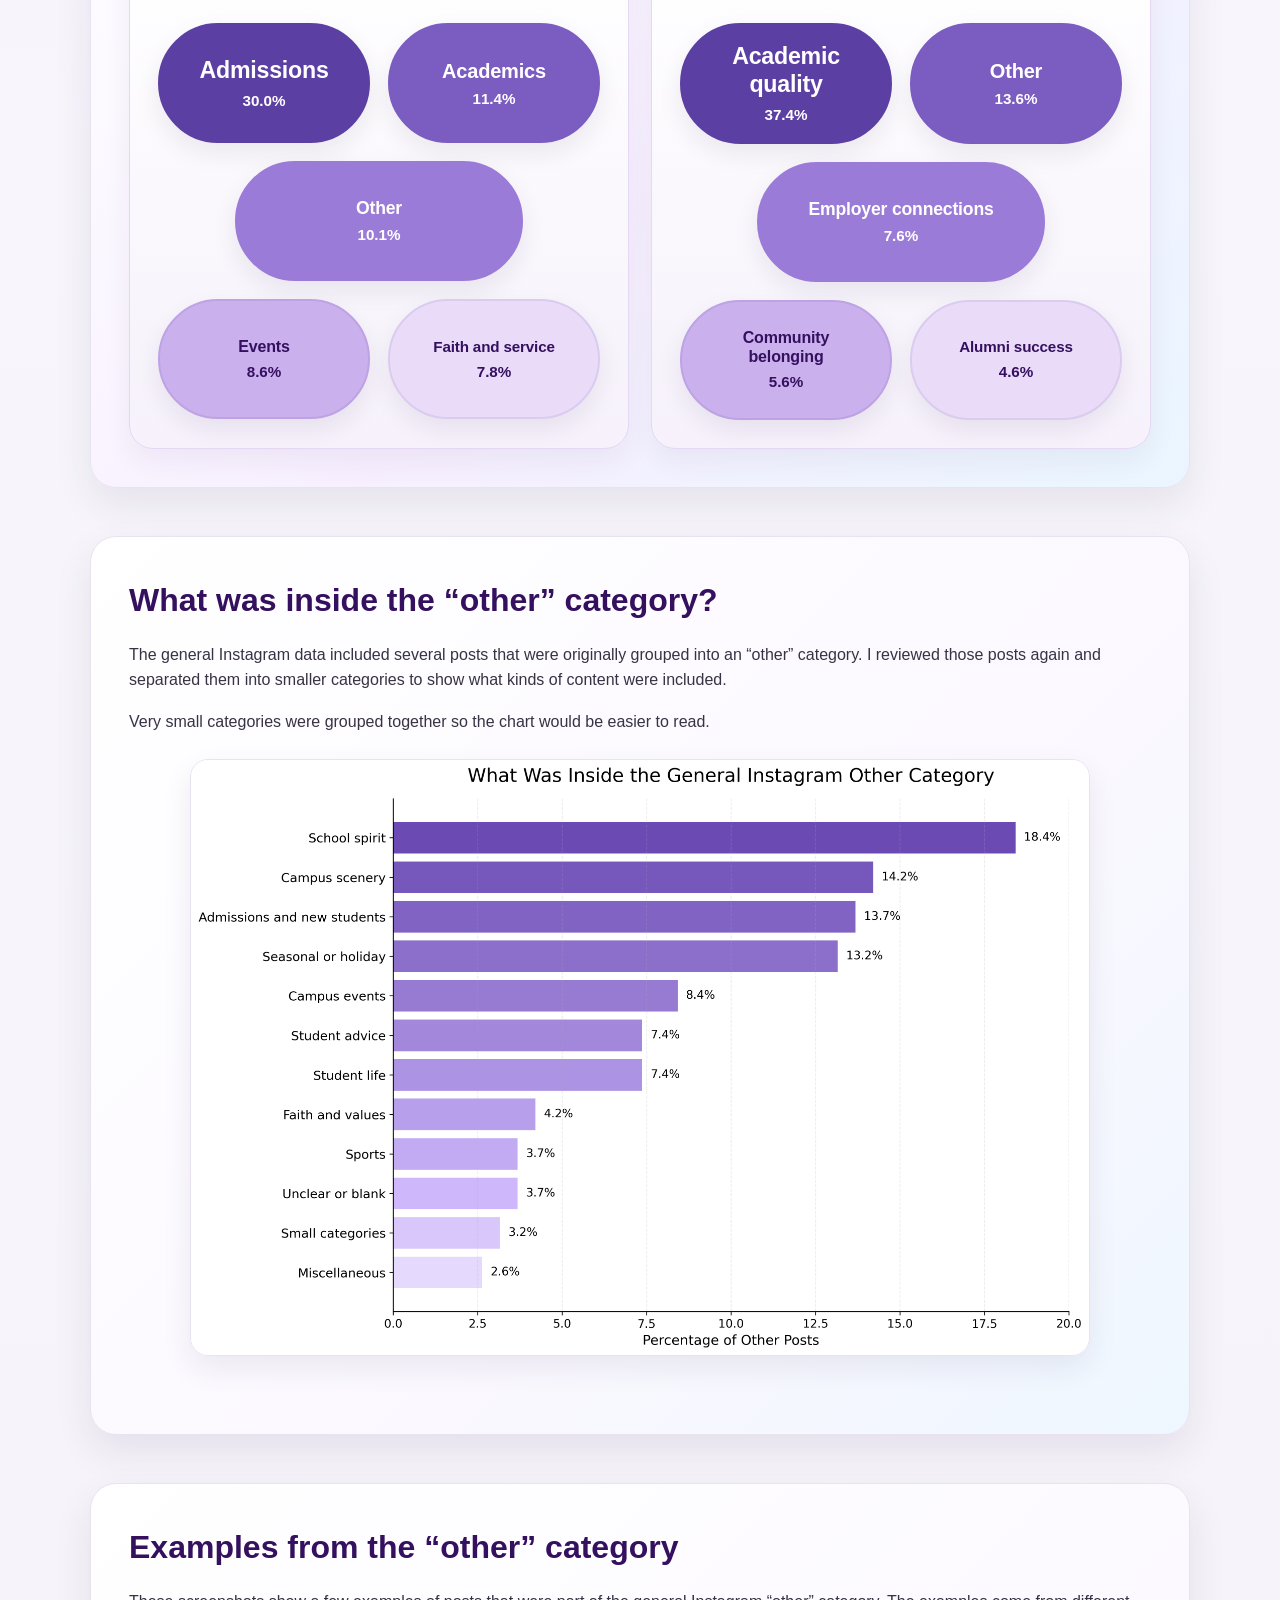
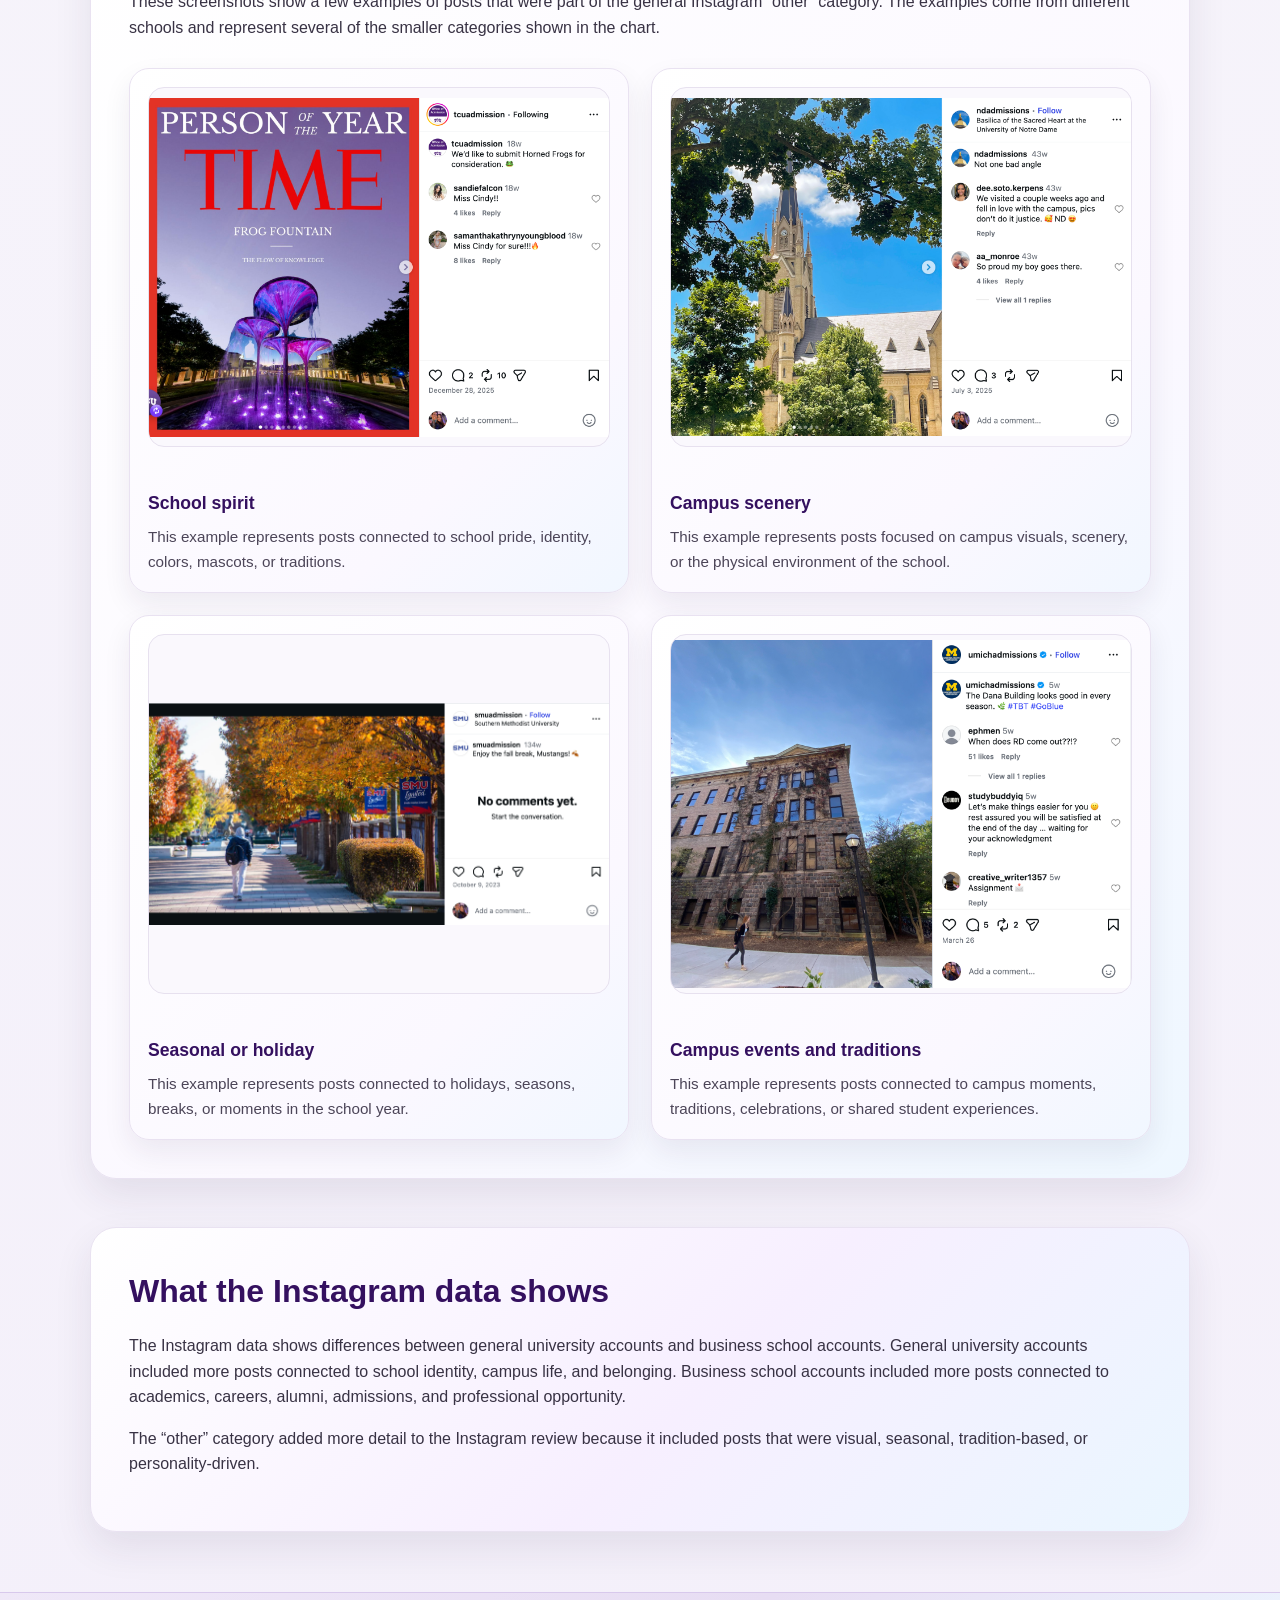
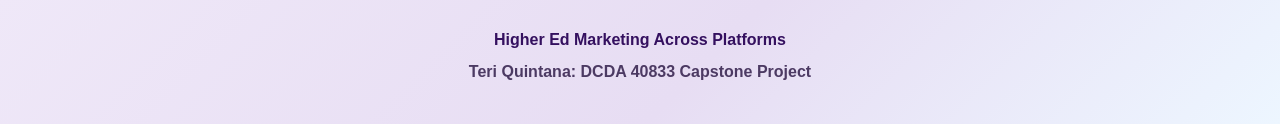
<file: instagram.html>
<!DOCTYPE html>
<html lang="en">
<head>
  <meta charset="UTF-8">
  <meta name="viewport" content="width=device-width, initial-scale=1.0">
  <title>Instagram Analysis</title>
  <link rel="stylesheet" href="style.css">
</head>

<body>
  <header class="site-header">
    <nav class="navbar">
      <a href="index.html" class="logo">Higher Ed Marketing</a>
      <ul class="nav-links">
        <li><a href="index.html">Home</a></li>
        <li><a href="methodology.html">Methodology</a></li>
        <li><a href="instagram.html" class="active">Instagram</a></li>
        <li><a href="linkedin.html">LinkedIn</a></li>
        <li><a href="websites.html">Websites</a></li>
        <li><a href="findings.html">Findings</a></li>
        <li><a href="sources.html">Works Cited</a></li>
      </ul>
    </nav>
  </header>

  <section class="page-hero">
    <p class="eyebrow">Platform Analysis</p>
    <h1>Instagram</h1>
    <p>
      This page compares general university Instagram accounts with business school Instagram
      accounts. The charts show which themes appeared most often and how those themes differed
      across the two account types.
    </p>
  </section>

  <div class="card-grid instagram-card-grid">
    <div class="card soft-ombre-card">
      <h3>General University Instagram</h3>
      <p>
        General university accounts included posts about campus life, school spirit,
        student experience, community, events, and broader school identity.
      </p>
    </div>

    <div class="card soft-ombre-card">
      <h3>Business School Instagram</h3>
      <p>
        Business school accounts included posts about careers, alumni success, admissions,
        networking, leadership, academics, and hands-on learning.
      </p>
    </div>
  </div>

  <section class="content-section">
    <h2>Instagram Theme Comparison</h2>
    <p>
      This chart compares the themes that appeared most often in general university Instagram
      posts and business school Instagram posts.
    </p>

    <img class="chart-image" src="images/instagram_theme_comparison_chart.png" alt="Instagram theme comparison chart">
  </section>

  <section class="content-section soft-ombre-box">
    <h2>Top themes at a glance</h2>
    <p>
      This section highlights the most common themes from the Instagram comparison chart.
      The larger words appeared more often in each account type.
    </p>

    <div class="theme-compare-grid">
      <div class="theme-cloud-box">
        <h3>General University Instagram</h3>

        <div class="theme-cloud">
          <div class="theme-word theme-1">
            <span class="theme-label">Admissions</span>
            <span class="theme-value">30.0%</span>
          </div>

          <div class="theme-word theme-2">
            <span class="theme-label">Academics</span>
            <span class="theme-value">11.4%</span>
          </div>

          <div class="theme-word theme-3">
            <span class="theme-label">Other</span>
            <span class="theme-value">10.1%</span>
          </div>

          <div class="theme-word theme-4">
            <span class="theme-label">Events</span>
            <span class="theme-value">8.6%</span>
          </div>

          <div class="theme-word theme-5">
            <span class="theme-label">Faith and service</span>
            <span class="theme-value">7.8%</span>
          </div>
        </div>
      </div>

      <div class="theme-cloud-box">
        <h3>Business School Instagram</h3>

        <div class="theme-cloud">
          <div class="theme-word theme-1">
            <span class="theme-label">Academic quality</span>
            <span class="theme-value">37.4%</span>
          </div>

          <div class="theme-word theme-2">
            <span class="theme-label">Other</span>
            <span class="theme-value">13.6%</span>
          </div>

          <div class="theme-word theme-3">
            <span class="theme-label">Employer connections</span>
            <span class="theme-value">7.6%</span>
          </div>

          <div class="theme-word theme-4">
            <span class="theme-label">Community belonging</span>
            <span class="theme-value">5.6%</span>
          </div>

          <div class="theme-word theme-5">
            <span class="theme-label">Alumni success</span>
            <span class="theme-value">4.6%</span>
          </div>
        </div>
      </div>
    </div>
  </section>

  <section class="content-section">
    <h2>What was inside the “other” category?</h2>
    <p>
      The general Instagram data included several posts that were originally grouped into an
      “other” category. I reviewed those posts again and separated them into smaller categories
      to show what kinds of content were included.
    </p>

    <p>
      Very small categories were grouped together so the chart would be easier to read.
    </p>

    <img class="chart-image chart-spacing" src="images/general_instagram_other_breakdown_chart (2).png" alt="Breakdown of the general Instagram other category">
  </section>

  <section class="content-section">
    <h2>Examples from the “other” category</h2>
    <p>
      These screenshots show a few examples of posts that were part of the general Instagram
      “other” category. The examples come from different schools and represent several of the
      smaller categories shown in the chart.
    </p>

    <div class="post-example-grid">
      <div class="post-example-card">
        <img src="images/other_post_1.png" alt="Example Instagram post about school spirit">
        <h3>School spirit</h3>
        <p>
          This example represents posts connected to school pride, identity, colors, mascots,
          or traditions.
        </p>
      </div>

      <div class="post-example-card">
        <img src="images/other_post_2.png" alt="Example Instagram post about campus scenery">
        <h3>Campus scenery</h3>
        <p>
          This example represents posts focused on campus visuals, scenery, or the physical
          environment of the school.
        </p>
      </div>

      <div class="post-example-card">
        <img src="images/other_post_3.png" alt="Example Instagram post about seasonal or holiday content">
        <h3>Seasonal or holiday</h3>
        <p>
          This example represents posts connected to holidays, seasons, breaks, or moments in
          the school year.
        </p>
      </div>

      <div class="post-example-card">
        <img src="images/other_post_4.png" alt="Example Instagram post about campus events or traditions">
        <h3>Campus events and traditions</h3>
        <p>
          This example represents posts connected to campus moments, traditions, celebrations,
          or shared student experiences.
        </p>
      </div>
    </div>
  </section>

  <section class="content-section soft-ombre-box">
    <h2>What the Instagram data shows</h2>
    <p>
      The Instagram data shows differences between general university accounts and business
      school accounts. General university accounts included more posts connected to school
      identity, campus life, and belonging. Business school accounts included more posts
      connected to academics, careers, alumni, admissions, and professional opportunity.
    </p>

    <p>
      The “other” category added more detail to the Instagram review because it included
      posts that were visual, seasonal, tradition-based, or personality-driven.
    </p>
  </section>

  <footer class="site-footer">
    <p>Higher Ed Marketing Across Platforms</p>
    <p>Teri Quintana: DCDA 40833 Capstone Project</p>
  </footer>
</body>
</html>
</file>
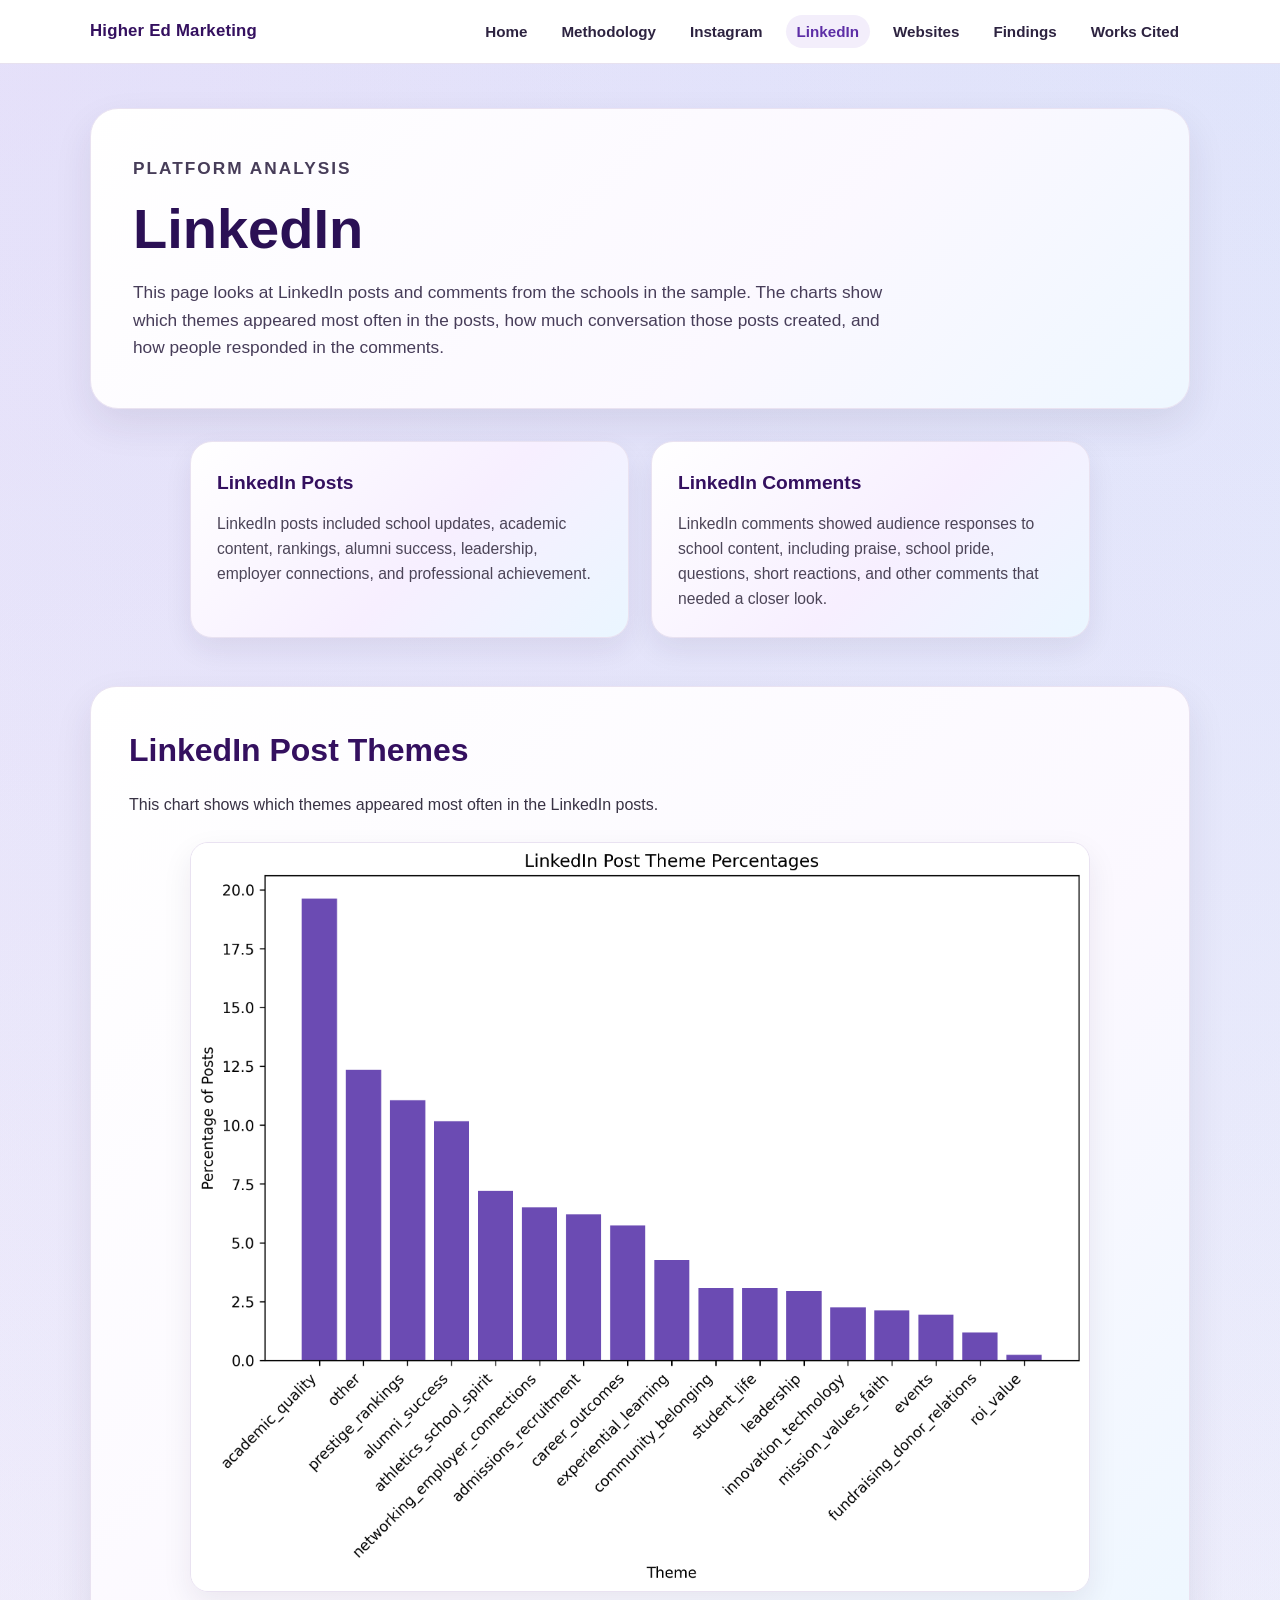
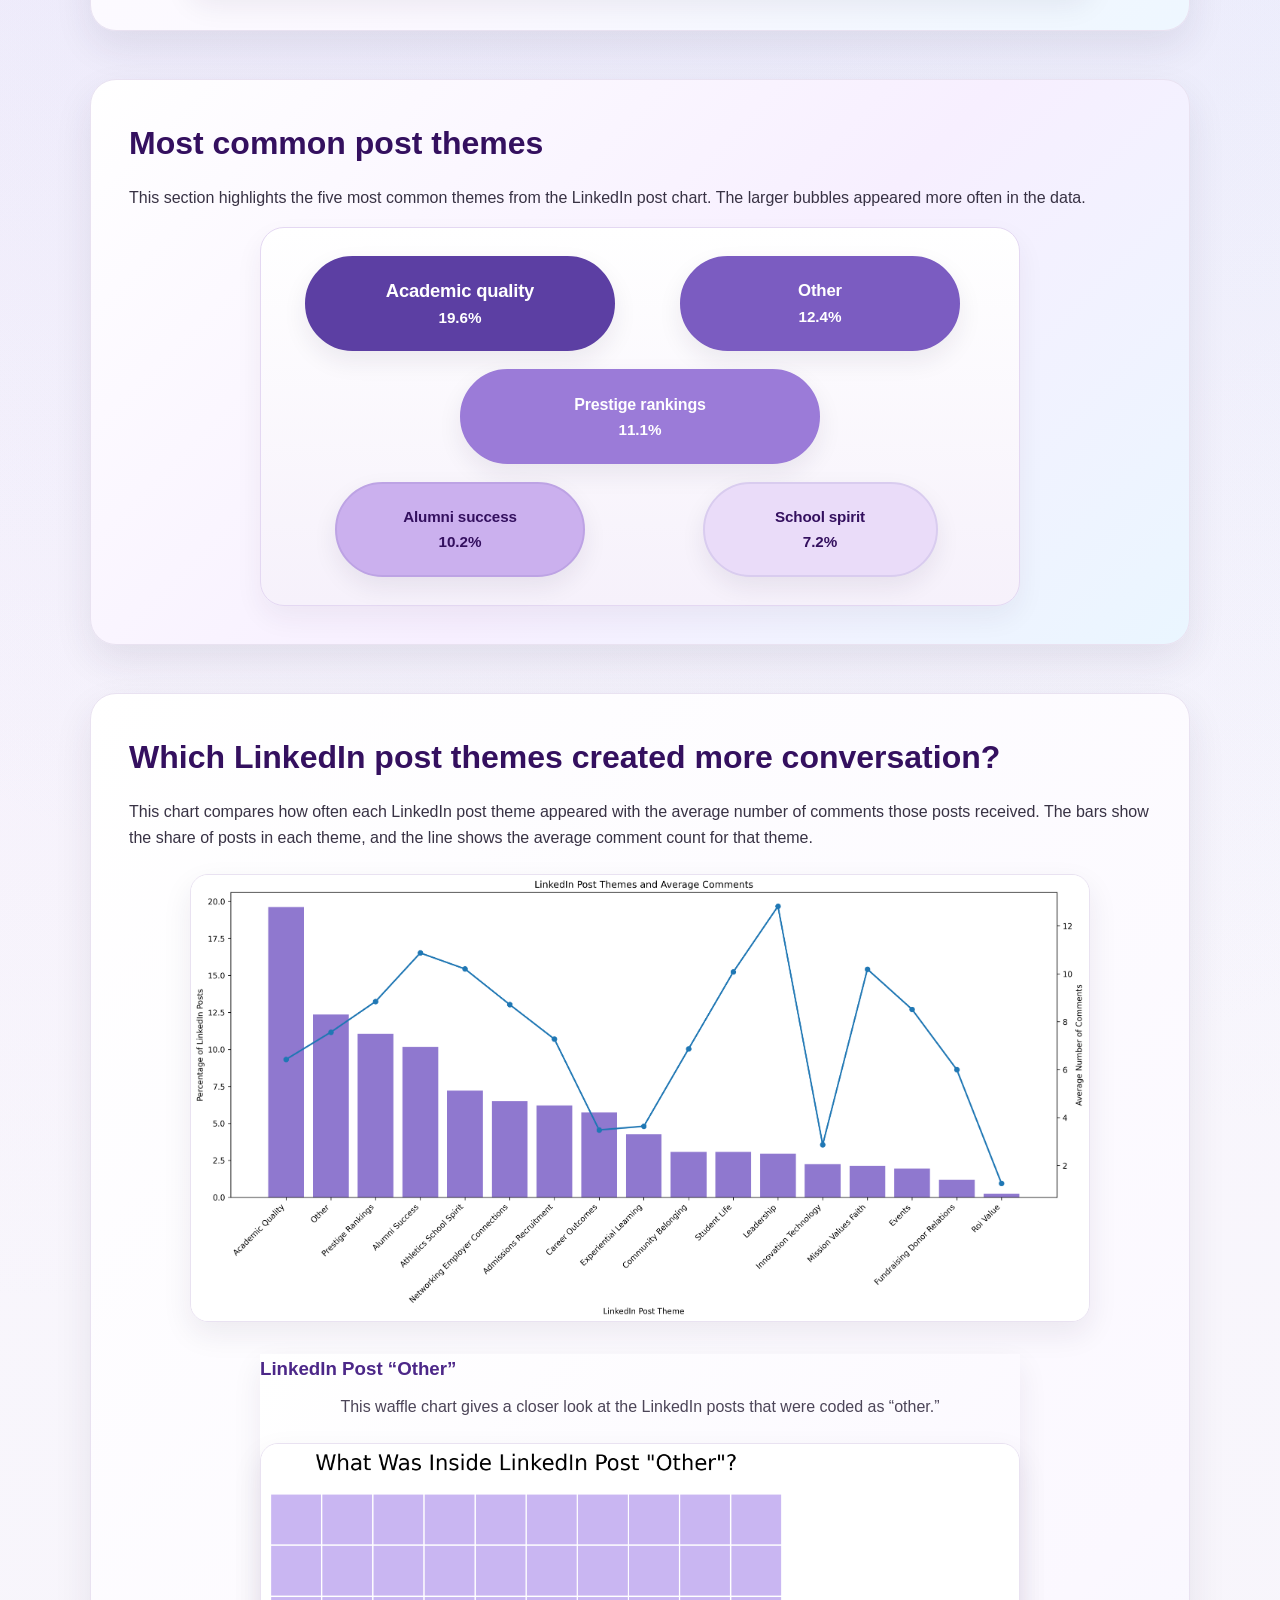
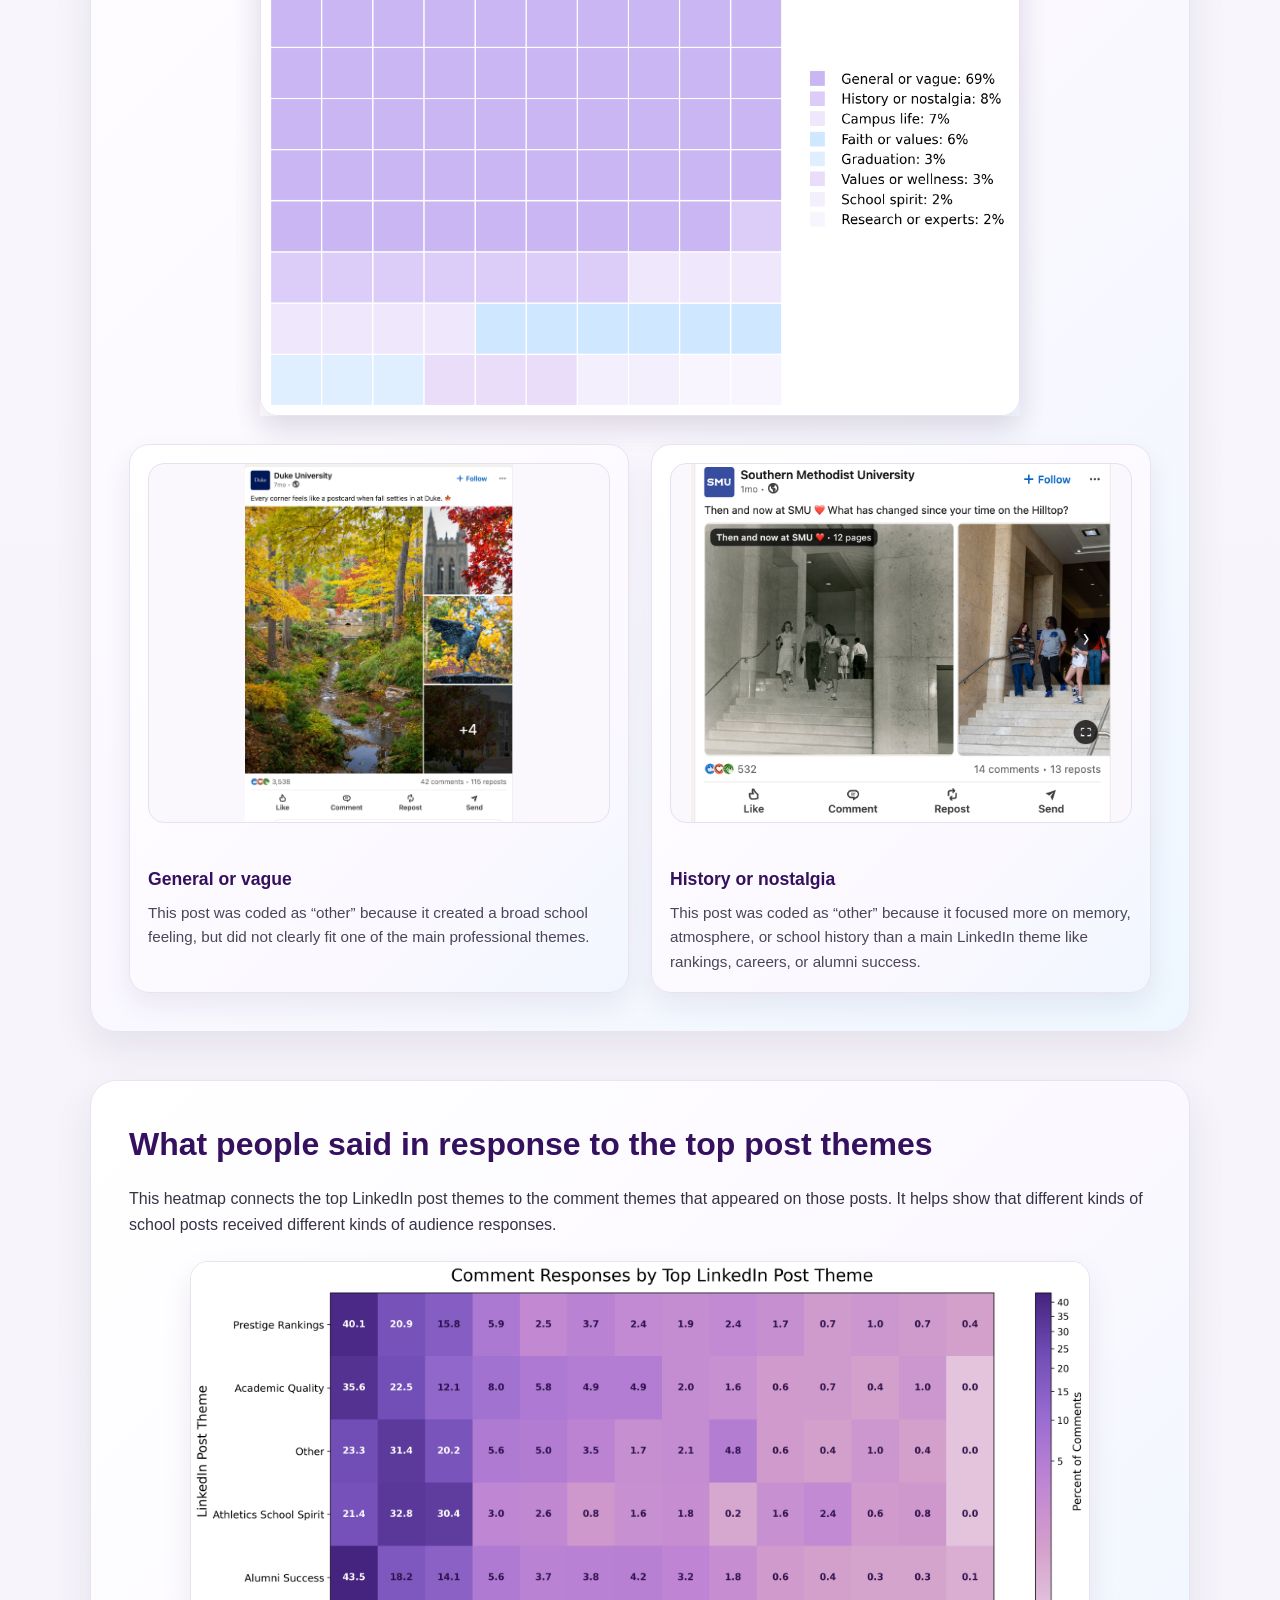
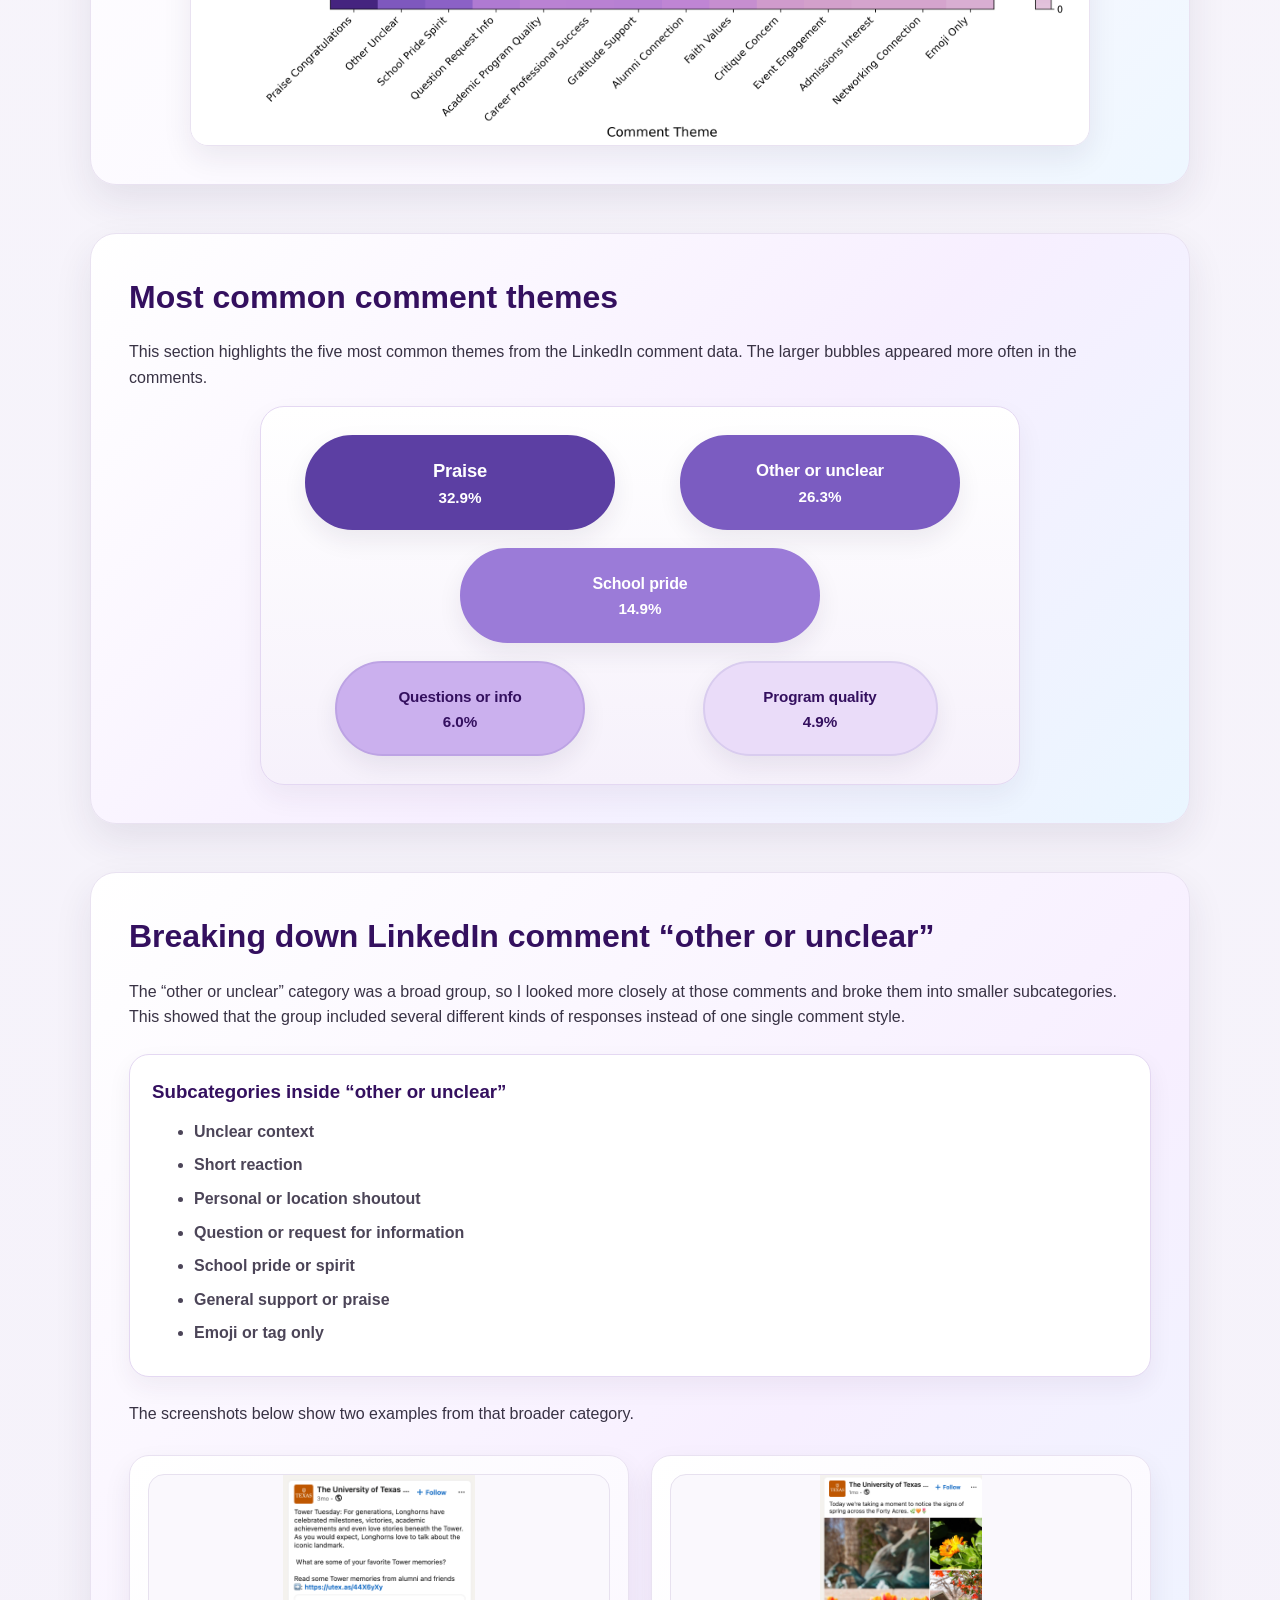
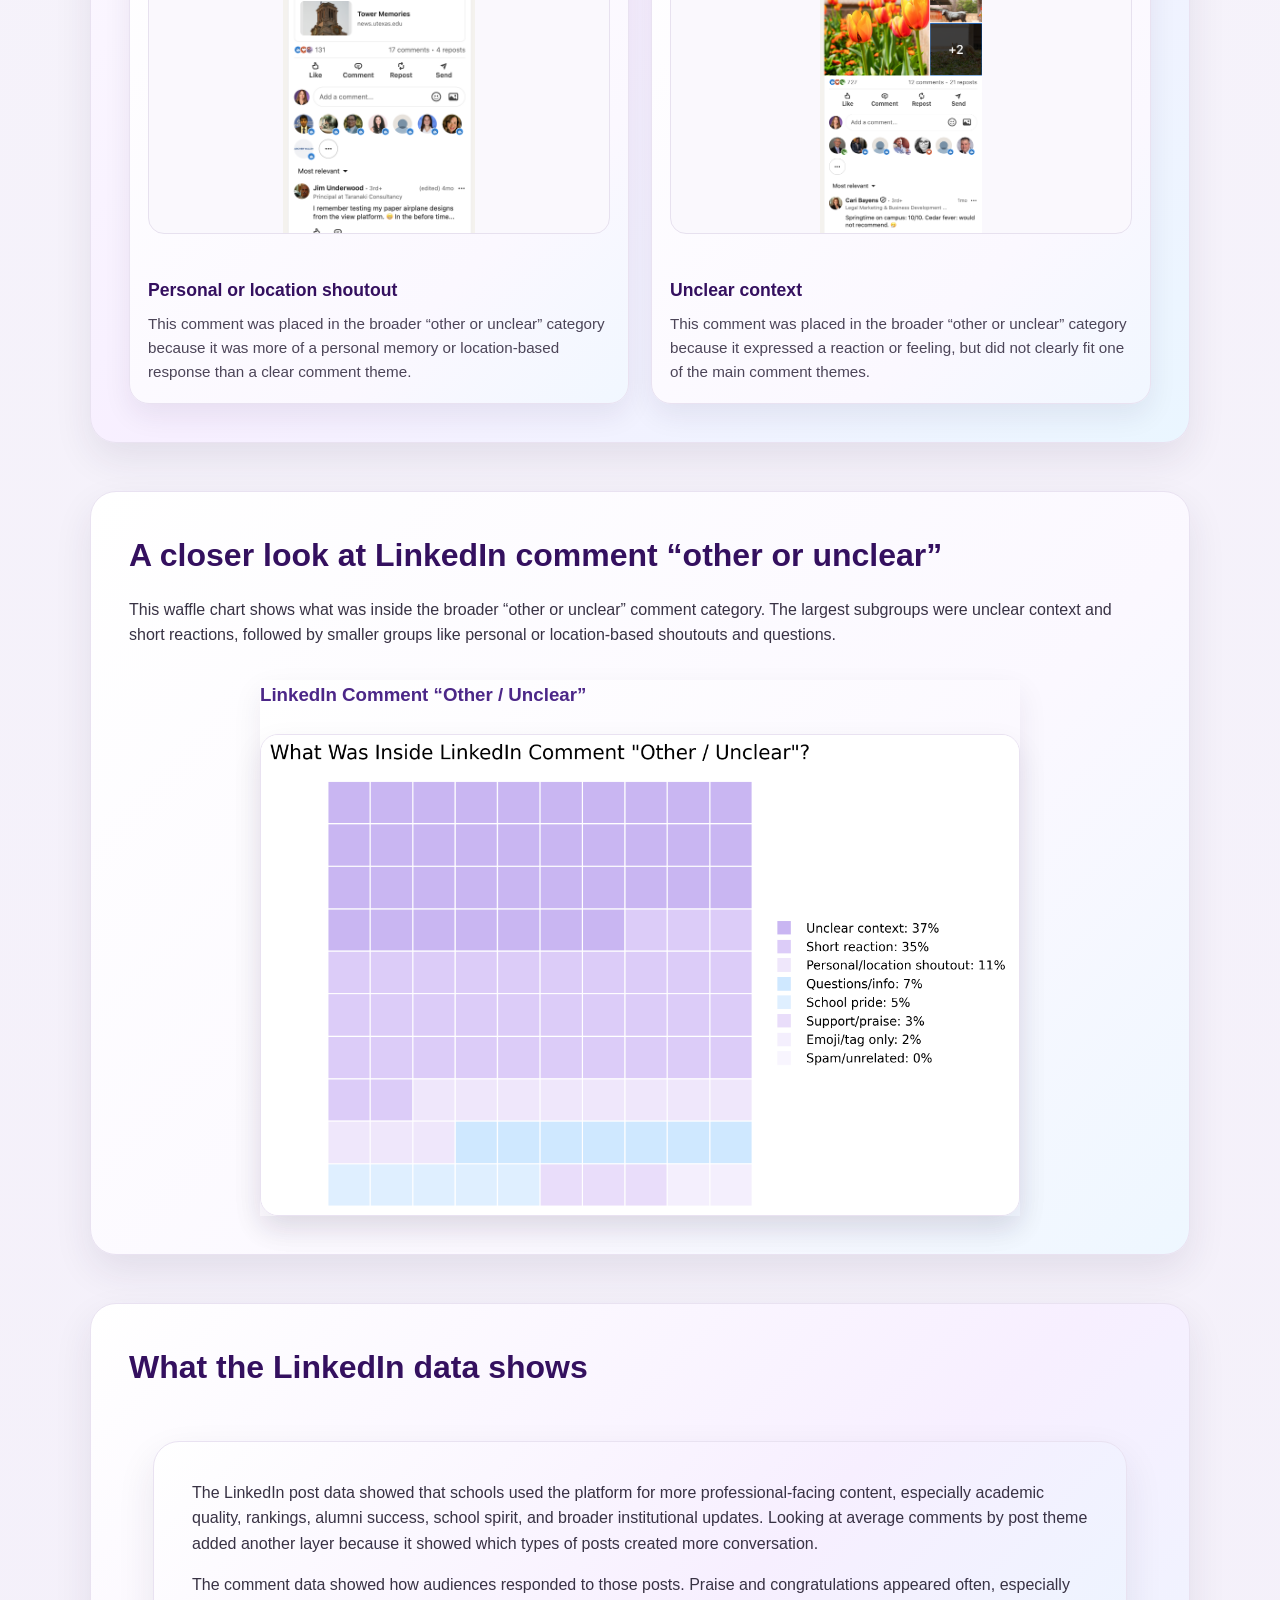
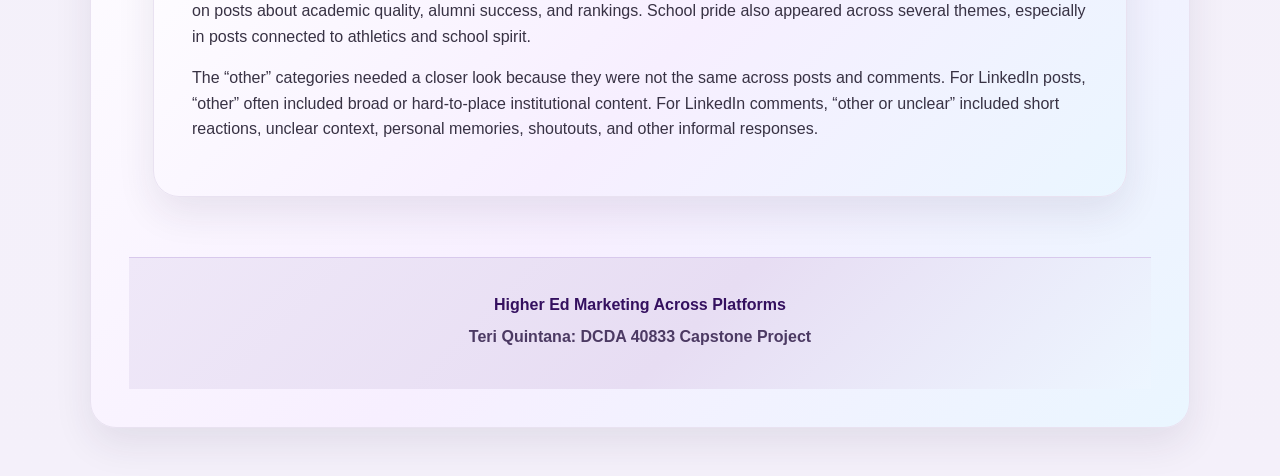
<file: linkedin.html>
<!DOCTYPE html>
<html lang="en">
<head>
  <meta charset="UTF-8">
  <meta name="viewport" content="width=device-width, initial-scale=1.0">
  <title>LinkedIn Analysis</title>
  <link rel="stylesheet" href="style.css">
</head>

<body>
  <header class="site-header">
    <nav class="navbar">
      <a href="index.html" class="logo">Higher Ed Marketing</a>
      <ul class="nav-links">
        <li><a href="index.html">Home</a></li>
        <li><a href="methodology.html">Methodology</a></li>
        <li><a href="instagram.html">Instagram</a></li>
        <li><a href="linkedin.html" class="active">LinkedIn</a></li>
        <li><a href="websites.html">Websites</a></li>
        <li><a href="findings.html">Findings</a></li>
        <li><a href="sources.html">Works Cited</a></li>
      </ul>
    </nav>
  </header>

  <section class="page-hero">
    <p class="eyebrow">Platform Analysis</p>
    <h1>LinkedIn</h1>
    <p>
      This page looks at LinkedIn posts and comments from the schools in the sample.
      The charts show which themes appeared most often in the posts, how much conversation
      those posts created, and how people responded in the comments.
    </p>
  </section>

  <div class="card-grid instagram-card-grid">
    <div class="card soft-ombre-card">
      <h3>LinkedIn Posts</h3>
      <p>
        LinkedIn posts included school updates, academic content, rankings, alumni success,
        leadership, employer connections, and professional achievement.
      </p>
    </div>

    <div class="card soft-ombre-card">
      <h3>LinkedIn Comments</h3>
      <p>
        LinkedIn comments showed audience responses to school content, including praise,
        school pride, questions, short reactions, and other comments that needed a closer look.
      </p>
    </div>
  </div>

  <section class="content-section">
    <h2>LinkedIn Post Themes</h2>
    <p>
      This chart shows which themes appeared most often in the LinkedIn posts.
    </p>

    <img class="chart-image" src="images/linkedin_posts_theme_chart.png" alt="LinkedIn post theme percentages chart">
  </section>

  <section class="content-section soft-ombre-box">
    <h2>Most common post themes</h2>
    <p>
      This section highlights the five most common themes from the LinkedIn post chart.
      The larger bubbles appeared more often in the data.
    </p>

    <div class="theme-cloud-box linkedin-theme-box">
      <div class="theme-cloud">
        <div class="theme-word theme-1">
          <span class="theme-label">Academic quality</span>
          <span class="theme-value">19.6%</span>
        </div>

        <div class="theme-word theme-2">
          <span class="theme-label">Other</span>
          <span class="theme-value">12.4%</span>
        </div>

        <div class="theme-word theme-3">
          <span class="theme-label">Prestige rankings</span>
          <span class="theme-value">11.1%</span>
        </div>

        <div class="theme-word theme-4">
          <span class="theme-label">Alumni success</span>
          <span class="theme-value">10.2%</span>
        </div>

        <div class="theme-word theme-5">
          <span class="theme-label">School spirit</span>
          <span class="theme-value">7.2%</span>
        </div>
      </div>
    </div>
  </section>

  <section class="content-section">
    <h2>Which LinkedIn post themes created more conversation?</h2>
    <p>
      This chart compares how often each LinkedIn post theme appeared with the average number
      of comments those posts received. The bars show the share of posts in each theme, and the
      line shows the average comment count for that theme.
    </p>

    <img class="chart-image" src="images/linkedin_post_themes_average_comments_chart.png" alt="LinkedIn post themes and average comments chart">

    <div class="waffle-chart-card single-waffle-card">
      <h3>LinkedIn Post “Other”</h3>
      <p>
        This waffle chart gives a closer look at the LinkedIn posts that were coded as “other.”
      </p>

      <img class="chart-image" src="images/linkedin_posts_other_waffle_chart.png" alt="Waffle chart showing what was inside the LinkedIn post other category">
    </div>

    <div class="post-example-grid linkedin-example-grid">
      <div class="post-example-card">
        <img src="images/linkedin_other_post_1.png" alt="LinkedIn post example coded as general or vague">
        <h3>General or vague</h3>
        <p>
          This post was coded as “other” because it created a broad school feeling, but did not
          clearly fit one of the main professional themes.
        </p>
      </div>

      <div class="post-example-card">
        <img src="images/linkedin_other_post_2.png" alt="LinkedIn post example coded as history or nostalgia">
        <h3>History or nostalgia</h3>
        <p>
          This post was coded as “other” because it focused more on memory, atmosphere, or school
          history than a main LinkedIn theme like rankings, careers, or alumni success.
        </p>
      </div>
    </div>
  </section>

  <section class="content-section">
    <h2>What people said in response to the top post themes</h2>
    <p>
      This heatmap connects the top LinkedIn post themes to the comment themes that appeared on
      those posts. It helps show that different kinds of school posts received different kinds
      of audience responses.
    </p>

    <img class="chart-image" src="images/linkedin_comment_responses_by_post_theme_heatmap.png" alt="Heatmap showing comment responses by top LinkedIn post theme">
  </section>

  <section class="content-section soft-ombre-box">
    <h2>Most common comment themes</h2>
    <p>
      This section highlights the five most common themes from the LinkedIn comment data.
      The larger bubbles appeared more often in the comments.
    </p>

    <div class="theme-cloud-box linkedin-theme-box">
      <div class="theme-cloud">
        <div class="theme-word theme-1">
          <span class="theme-label">Praise</span>
          <span class="theme-value">32.9%</span>
        </div>

        <div class="theme-word theme-2">
          <span class="theme-label">Other or unclear</span>
          <span class="theme-value">26.3%</span>
        </div>

        <div class="theme-word theme-3">
          <span class="theme-label">School pride</span>
          <span class="theme-value">14.9%</span>
        </div>

        <div class="theme-word theme-4">
          <span class="theme-label">Questions or info</span>
          <span class="theme-value">6.0%</span>
        </div>

        <div class="theme-word theme-5">
          <span class="theme-label">Program quality</span>
          <span class="theme-value">4.9%</span>
        </div>
      </div>
    </div>
  </section>

  <section class="content-section soft-ombre-box">
    <h2>Breaking down LinkedIn comment “other or unclear”</h2>
    <p>
      The “other or unclear” category was a broad group, so I looked more closely at those
      comments and broke them into smaller subcategories. This showed that the group included
      several different kinds of responses instead of one single comment style.
    </p>

    <div class="highlight-box">
      <h3>Subcategories inside “other or unclear”</h3>
      <ul class="simple-breakdown-list">
        <li>Unclear context</li>
        <li>Short reaction</li>
        <li>Personal or location shoutout</li>
        <li>Question or request for information</li>
        <li>School pride or spirit</li>
        <li>General support or praise</li>
        <li>Emoji or tag only</li>
      </ul>
    </div>

    <p>
      The screenshots below show two examples from that broader category.
    </p>

    <div class="post-example-grid linkedin-example-grid">
      <div class="post-example-card">
        <img src="images/linkedin_other_comment_1.png" alt="LinkedIn comment example coded as personal or location shoutout">
        <h3>Personal or location shoutout</h3>
        <p>
          This comment was placed in the broader “other or unclear” category because it was more
          of a personal memory or location-based response than a clear comment theme.
        </p>
      </div>

      <div class="post-example-card">
        <img src="images/linkedin_other_comment_2.png" alt="LinkedIn comment example coded as unclear context">
        <h3>Unclear context</h3>
        <p>
          This comment was placed in the broader “other or unclear” category because it expressed
          a reaction or feeling, but did not clearly fit one of the main comment themes.
        </p>
      </div>
    </div>
  </section>

  <section class="content-section">
    <h2>A closer look at LinkedIn comment “other or unclear”</h2>
    <p>
      This waffle chart shows what was inside the broader “other or unclear” comment category.
      The largest subgroups were unclear context and short reactions, followed by smaller groups
      like personal or location-based shoutouts and questions.
    </p>

    <div class="waffle-chart-card single-waffle-card">
      <h3>LinkedIn Comment “Other / Unclear”</h3>
      <img class="chart-image" src="images/linkedin_comments_other_waffle_chart.png" alt="Waffle chart showing what was inside the LinkedIn comment other or unclear category">
    </div>
  </section>

  <section class="content-section soft-ombre-box">
    <h2>What the LinkedIn data shows</h2>
<section class="content-section soft-ombre-box">
  <p>
    The LinkedIn post data showed that schools used the platform for more professional-facing
    content, especially academic quality, rankings, alumni success, school spirit, and broader
    institutional updates. Looking at average comments by post theme added another layer because
    it showed which types of posts created more conversation.
  </p>

  <p>
    The comment data showed how audiences responded to those posts. Praise and congratulations
    appeared often, especially on posts about academic quality, alumni success, and rankings.
    School pride also appeared across several themes, especially in posts connected to athletics
    and school spirit.
  </p>

  <p>
    The “other” categories needed a closer look because they were not the same across posts and
    comments. For LinkedIn posts, “other” often included broad or hard-to-place institutional
    content. For LinkedIn comments, “other or unclear” included short reactions, unclear context,
    personal memories, shoutouts, and other informal responses.
  </p>
  </section>

  <footer class="site-footer">
    <p>Higher Ed Marketing Across Platforms</p>
    <p>Teri Quintana: DCDA 40833 Capstone Project</p>
  </footer>
</body>
</html>
</file>
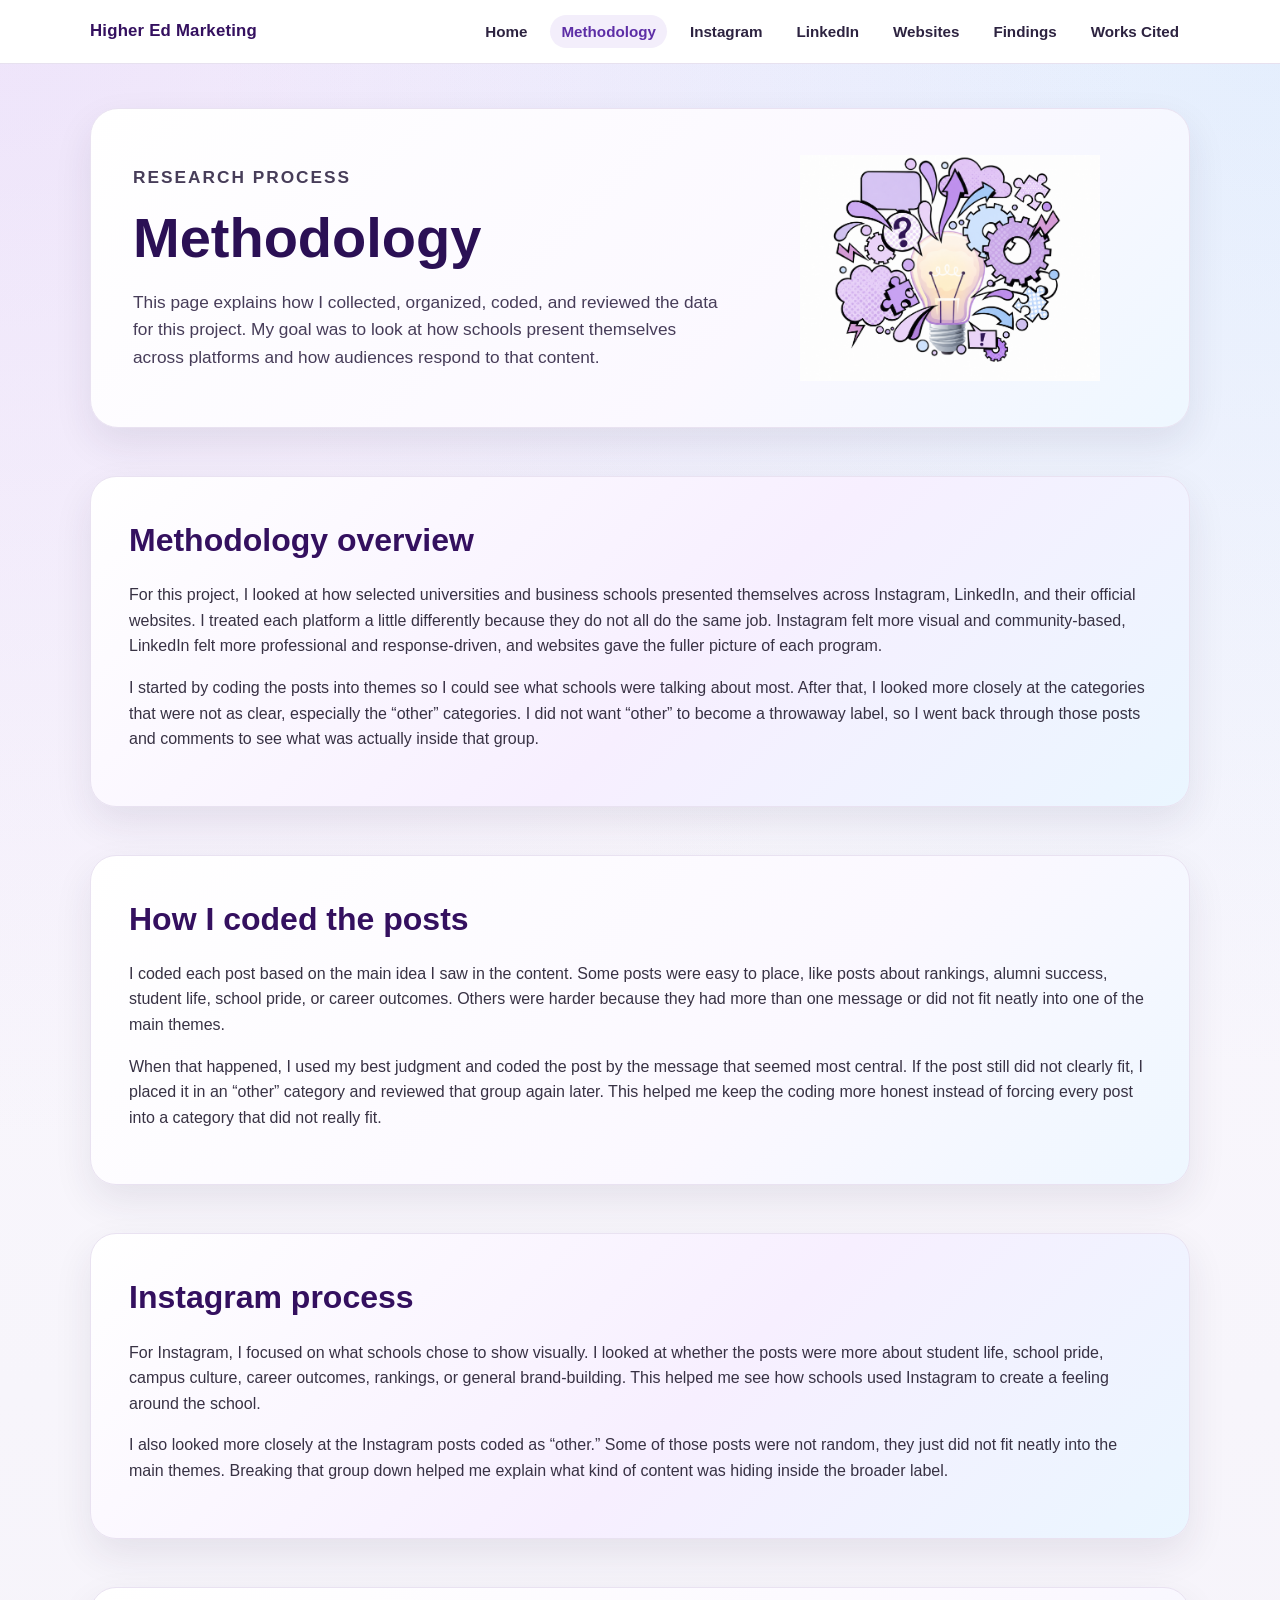
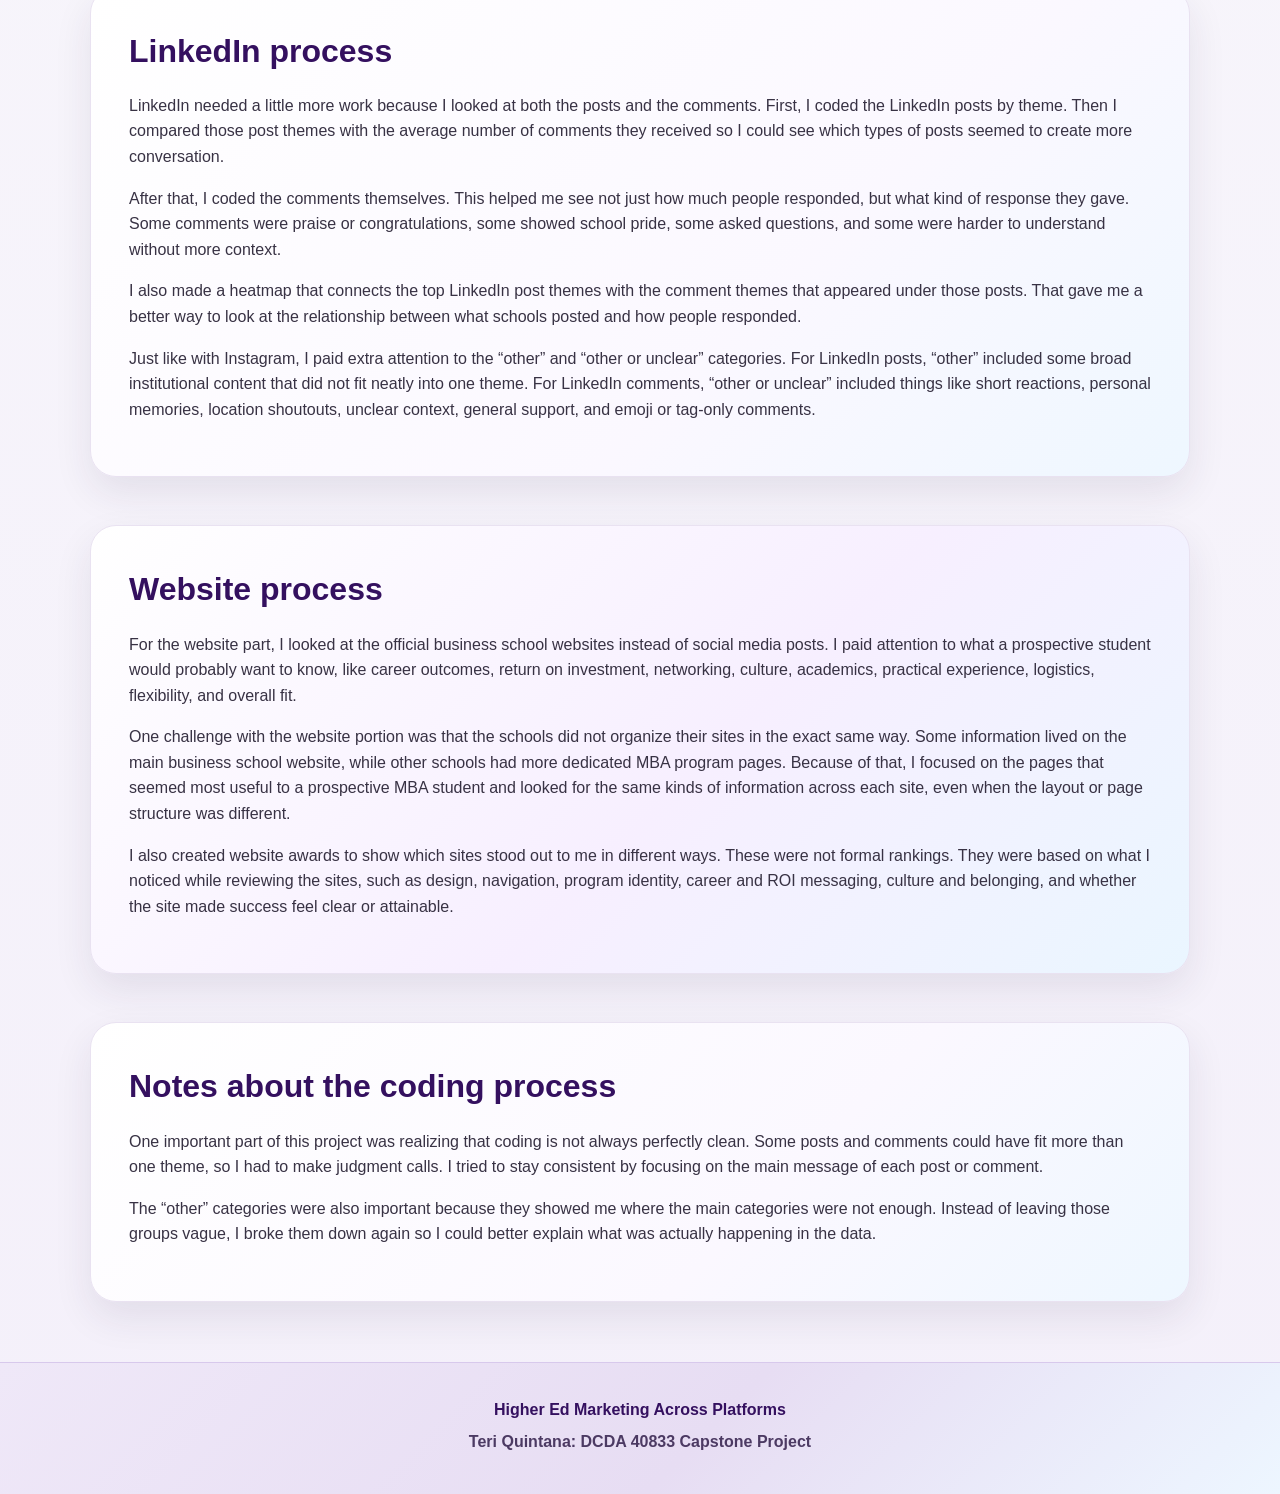
<file: methodology.html>
<!DOCTYPE html>
<html lang="en">
<head>
  <meta charset="UTF-8">
  <meta name="viewport" content="width=device-width, initial-scale=1.0">
  <title>Methodology</title>
  <link rel="stylesheet" href="style.css">
</head>

<body>
  <header class="site-header">
    <nav class="navbar">
      <a href="index.html" class="logo">Higher Ed Marketing</a>
      <ul class="nav-links">
        <li><a href="index.html">Home</a></li>
        <li><a href="methodology.html" class="active">Methodology</a></li>
        <li><a href="instagram.html">Instagram</a></li>
        <li><a href="linkedin.html">LinkedIn</a></li>
        <li><a href="websites.html">Websites</a></li>
        <li><a href="findings.html">Findings</a></li>
        <li><a href="sources.html">Works Cited</a></li>
      </ul>
    </nav>
  </header>

  <section class="page-hero methodology-hero">
  <div class="methodology-hero-text">
    <p class="eyebrow">Research Process</p>
    <h1>Methodology</h1>
    <p>
      This page explains how I collected, organized, coded, and reviewed the data for this project.
      My goal was to look at how schools present themselves across platforms and how audiences
      respond to that content.
    </p>
  </div>

  <img
    class="methodology-hero-graphic"
    src="images/methodology-idea-graphic.png"
    alt="Light bulb brainstorming graphic for methodology section">
</section>

  <section class="content-section soft-ombre-box">
    <h2>Methodology overview</h2>

    <p>
      For this project, I looked at how selected universities and business schools presented
      themselves across Instagram, LinkedIn, and their official websites. I treated each platform
      a little differently because they do not all do the same job. Instagram felt more visual and
      community-based, LinkedIn felt more professional and response-driven, and websites gave the
      fuller picture of each program.
    </p>

    <p>
      I started by coding the posts into themes so I could see what schools were talking about most.
      After that, I looked more closely at the categories that were not as clear, especially the
      “other” categories. I did not want “other” to become a throwaway label, so I went back through
      those posts and comments to see what was actually inside that group.
    </p>
  </section>

  <section class="content-section">
    <h2>How I coded the posts</h2>

    <p>
      I coded each post based on the main idea I saw in the content. Some posts were easy to place,
      like posts about rankings, alumni success, student life, school pride, or career outcomes.
      Others were harder because they had more than one message or did not fit neatly into one of
      the main themes.
    </p>

    <p>
      When that happened, I used my best judgment and coded the post by the message that seemed most
      central. If the post still did not clearly fit, I placed it in an “other” category and reviewed
      that group again later. This helped me keep the coding more honest instead of forcing every
      post into a category that did not really fit.
    </p>
  </section>

  <section class="content-section soft-ombre-box">
    <h2>Instagram process</h2>

    <p>
      For Instagram, I focused on what schools chose to show visually. I looked at whether the posts
      were more about student life, school pride, campus culture, career outcomes, rankings, or
      general brand-building. This helped me see how schools used Instagram to create a feeling
      around the school.
    </p>

    <p>
      I also looked more closely at the Instagram posts coded as “other.” Some of those posts were
      not random, they just did not fit neatly into the main themes. Breaking that group down helped
      me explain what kind of content was hiding inside the broader label.
    </p>
  </section>

  <section class="content-section">
    <h2>LinkedIn process</h2>

    <p>
      LinkedIn needed a little more work because I looked at both the posts and the comments. First,
      I coded the LinkedIn posts by theme. Then I compared those post themes with the average number
      of comments they received so I could see which types of posts seemed to create more conversation.
    </p>

    <p>
      After that, I coded the comments themselves. This helped me see not just how much people
      responded, but what kind of response they gave. Some comments were praise or congratulations,
      some showed school pride, some asked questions, and some were harder to understand without
      more context.
    </p>

    <p>
      I also made a heatmap that connects the top LinkedIn post themes with the comment themes that
      appeared under those posts. That gave me a better way to look at the relationship between what
      schools posted and how people responded.
    </p>

    <p>
      Just like with Instagram, I paid extra attention to the “other” and “other or unclear”
      categories. For LinkedIn posts, “other” included some broad institutional content that did not
      fit neatly into one theme. For LinkedIn comments, “other or unclear” included things like short
      reactions, personal memories, location shoutouts, unclear context, general support, and emoji or
      tag-only comments.
    </p>
  </section>

  <section class="content-section soft-ombre-box">
    <h2>Website process</h2>

    <p>
      For the website part, I looked at the official business school websites instead of social media
      posts. I paid attention to what a prospective student would probably want to know, like career
      outcomes, return on investment, networking, culture, academics, practical experience, logistics,
      flexibility, and overall fit.
    </p>

    <p>
      One challenge with the website portion was that the schools did not organize their sites in the
      exact same way. Some information lived on the main business school website, while other schools
      had more dedicated MBA program pages. Because of that, I focused on the pages that seemed most
      useful to a prospective MBA student and looked for the same kinds of information across each
      site, even when the layout or page structure was different.
    </p>

    <p>
      I also created website awards to show which sites stood out to me in different ways. These were
      not formal rankings. They were based on what I noticed while reviewing the sites, such as design,
      navigation, program identity, career and ROI messaging, culture and belonging, and whether the
      site made success feel clear or attainable.
    </p>
  </section>

  <section class="content-section">
    <h2>Notes about the coding process</h2>

    <p>
      One important part of this project was realizing that coding is not always perfectly clean.
      Some posts and comments could have fit more than one theme, so I had to make judgment calls.
      I tried to stay consistent by focusing on the main message of each post or comment.
    </p>

    <p>
      The “other” categories were also important because they showed me where the main categories
      were not enough. Instead of leaving those groups vague, I broke them down again so I could
      better explain what was actually happening in the data.
    </p>
  </section>

  <footer class="site-footer">
    <p>Higher Ed Marketing Across Platforms</p>
    <p>Teri Quintana: DCDA 40833 Capstone Project</p>
  </footer>
</body>
</html>
</file>
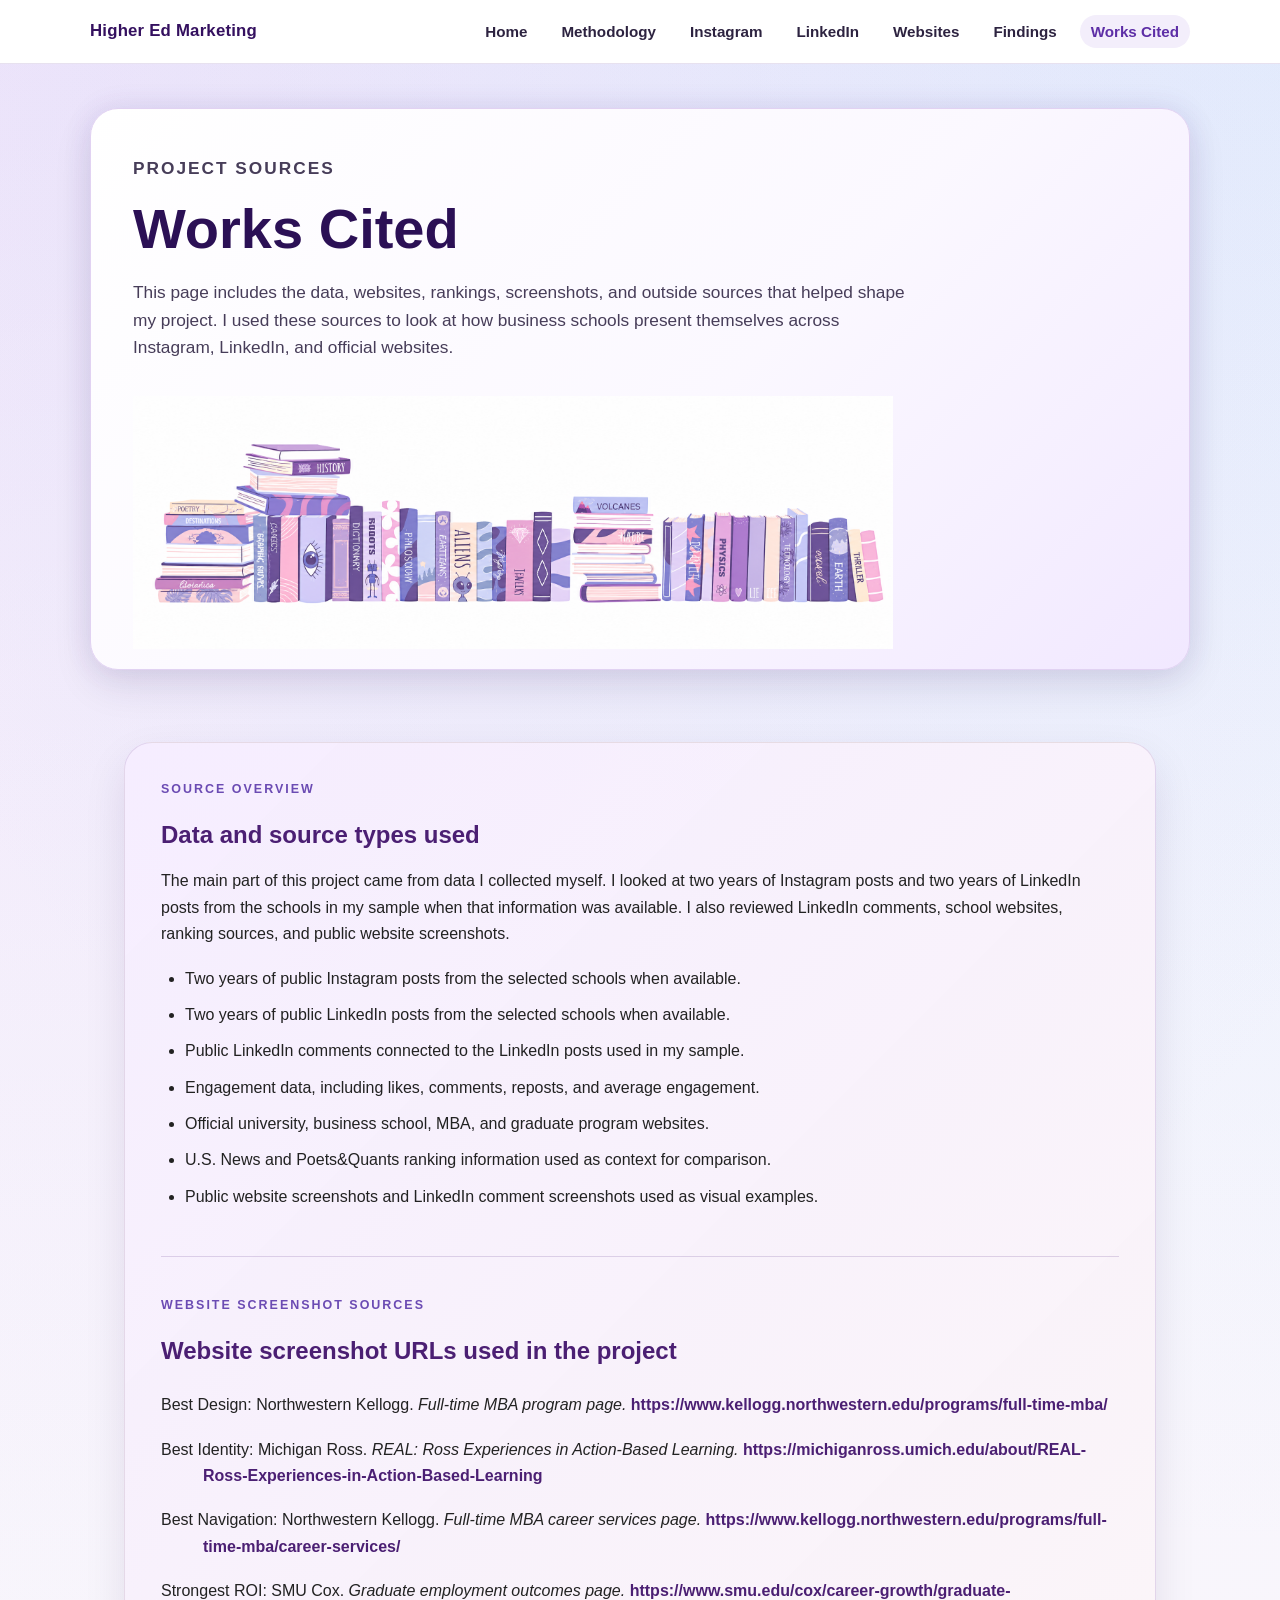
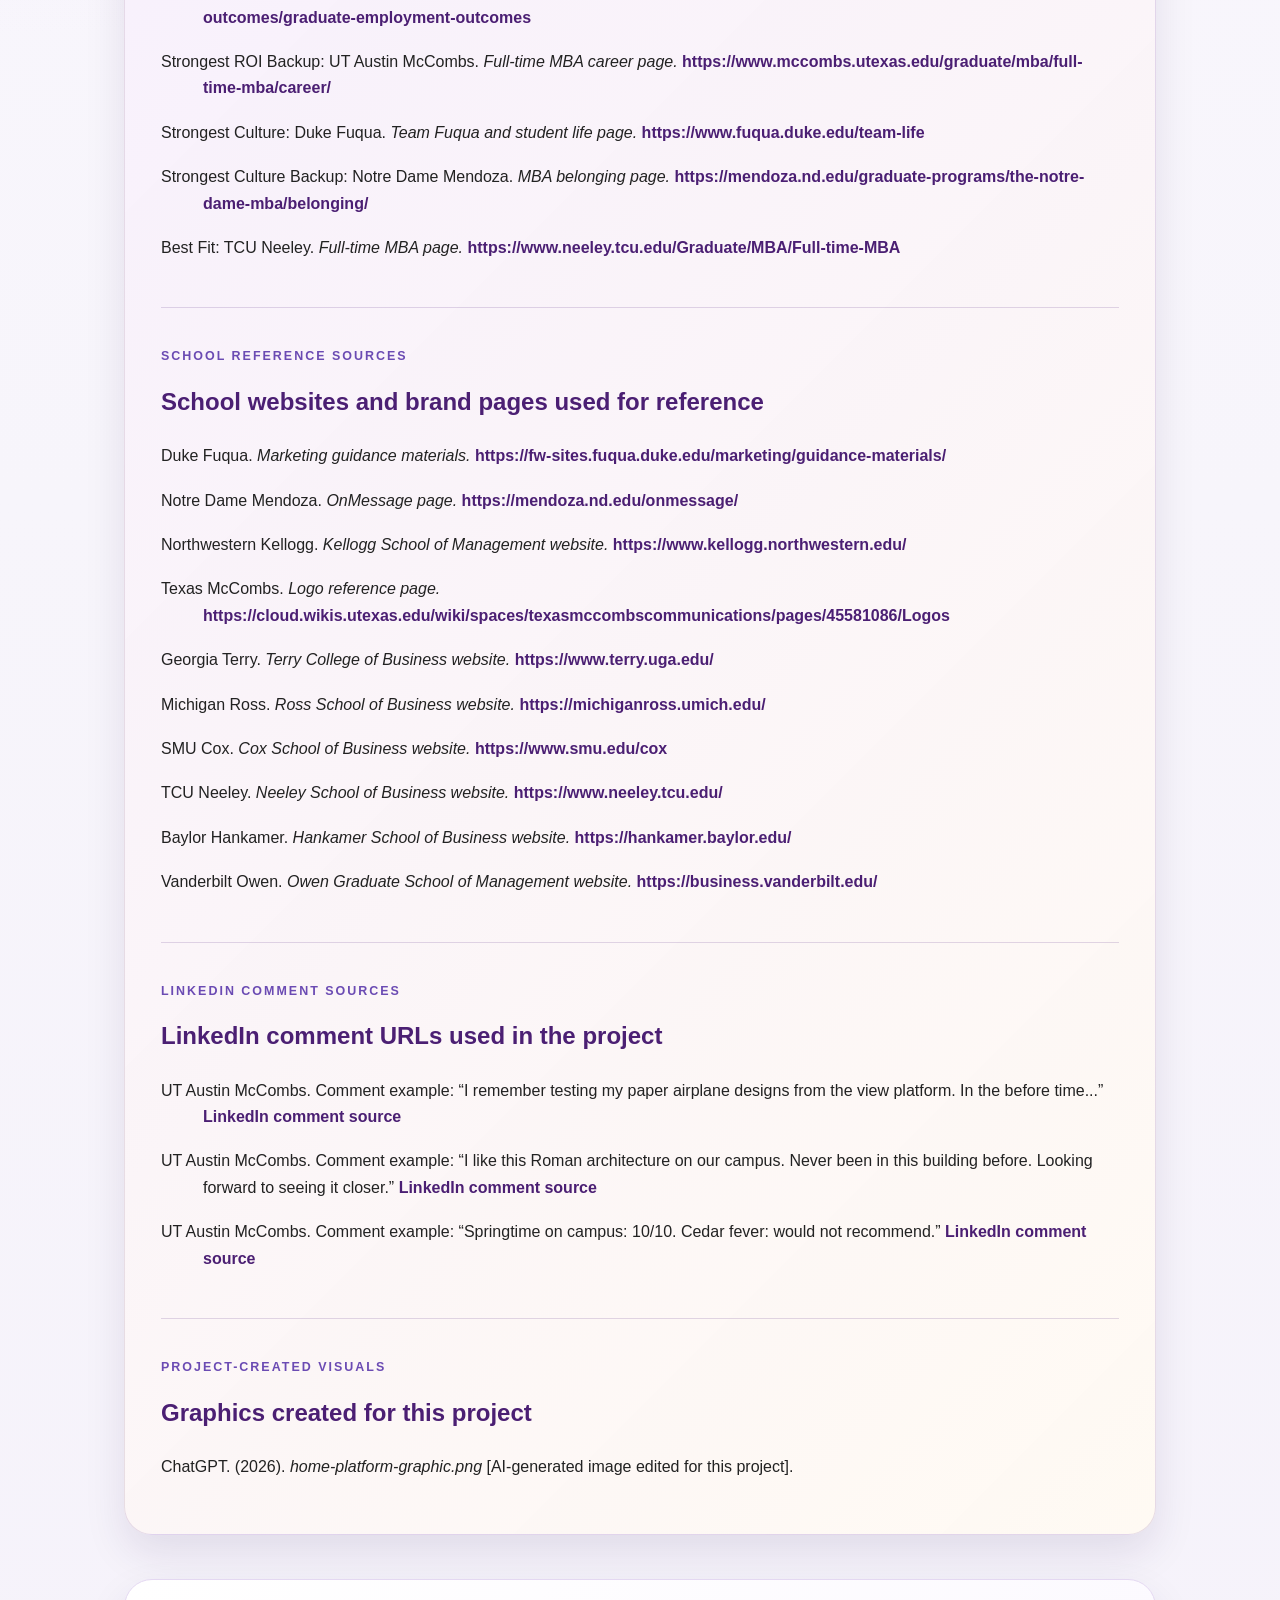
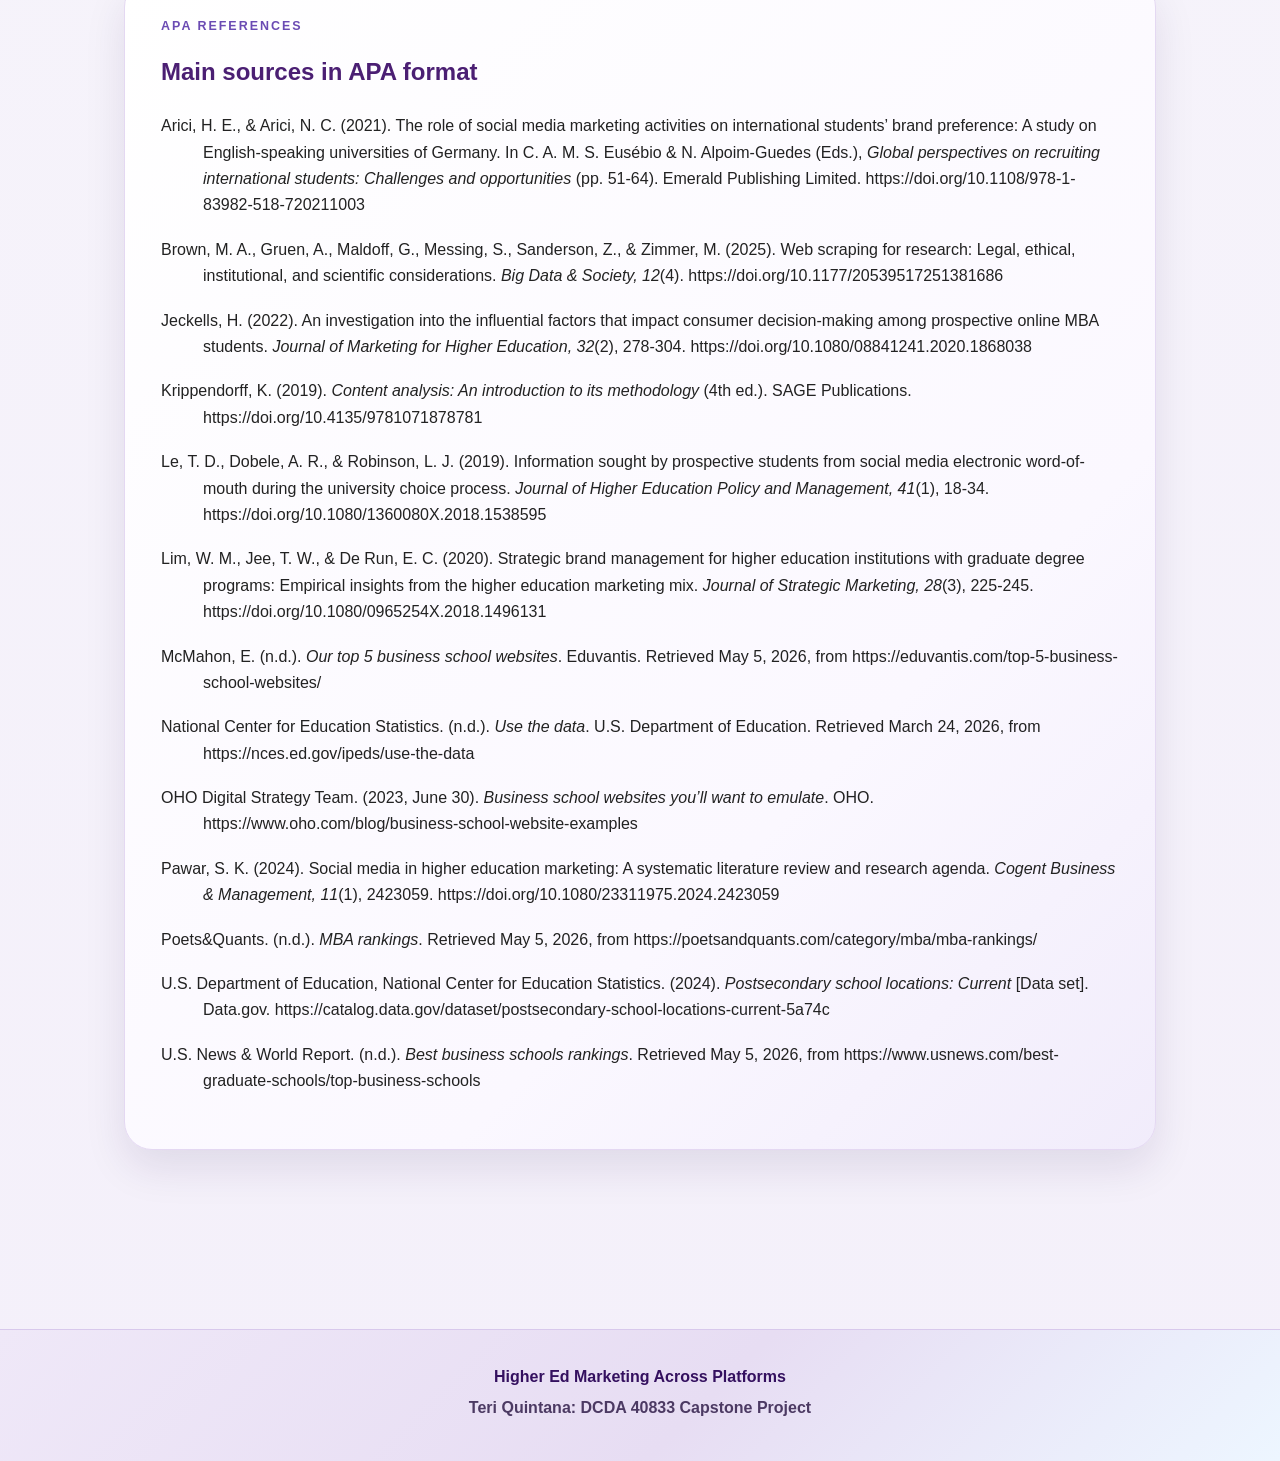
<file: sources.html>
<!DOCTYPE html>
<html lang="en">
<head>
  <meta charset="UTF-8">
  <meta name="viewport" content="width=device-width, initial-scale=1.0">
  <title>Works Cited</title>
  <link rel="stylesheet" href="style.css">

  <style>
    .page-hero.sources-hero {
      text-align: left;
    }

    .sources-hero-image {
      width: 100%;
      max-width: 760px;
      display: block;
      margin: 34px 0 0;
      border-radius: 0;
      box-shadow: none;
    }

    .works-cited-page {
      max-width: 1080px;
      margin: 0 auto;
      padding: 44px 24px 75px;
    }

    .source-panel {
      background: rgba(255, 255, 255, 0.92);
      border: 1px solid rgba(91, 44, 131, 0.14);
      border-radius: 28px;
      padding: 36px;
      margin-bottom: 44px;
      box-shadow: 0 18px 42px rgba(43, 18, 76, 0.10);
    }

    .source-panel-soft {
      background: linear-gradient(135deg, rgba(245, 237, 255, 0.95), rgba(255, 250, 243, 0.98));
    }

    .works-section {
      margin-bottom: 46px;
    }

    .works-section:last-child {
      margin-bottom: 0;
    }

    .works-section h2 {
      color: #4b1f73;
      margin-top: 0;
      margin-bottom: 14px;
    }

    .works-section p {
      line-height: 1.65;
    }

    .works-list {
      margin-top: 22px;
    }

    .works-entry {
      padding-left: 42px;
      text-indent: -42px;
      margin-bottom: 18px;
      line-height: 1.65;
    }

    .works-entry a {
      color: #4b1f73;
      font-weight: 600;
      word-break: break-word;
    }

    .plain-list {
      margin-top: 18px;
      padding-left: 24px;
      line-height: 1.65;
    }

    .plain-list li {
      margin-bottom: 10px;
    }

    .section-divider {
      height: 1px;
      background: rgba(91, 44, 131, 0.18);
      margin: 38px 0;
    }

    @media (max-width: 800px) {
      .works-cited-page {
        padding: 34px 18px 65px;
      }

      .source-panel {
        padding: 24px;
        border-radius: 22px;
      }

      .works-entry {
        padding-left: 28px;
        text-indent: -28px;
      }

      .sources-hero-image {
        max-width: 100%;
      }
    }
  </style>
</head>

<body>
  <header class="site-header">
    <nav class="navbar">
      <a href="index.html" class="logo">Higher Ed Marketing</a>
      <ul class="nav-links">
        <li><a href="index.html">Home</a></li>
        <li><a href="methodology.html">Methodology</a></li>
        <li><a href="instagram.html">Instagram</a></li>
        <li><a href="linkedin.html">LinkedIn</a></li>
        <li><a href="websites.html">Websites</a></li>
        <li><a href="findings.html">Findings</a></li>
        <li><a href="sources.html" class="active">Works Cited</a></li>
      </ul>
    </nav>
  </header>

  <section class="page-hero sources-hero">
    <p class="eyebrow">Project Sources</p>
    <h1>Works Cited</h1>
    <p>
      This page includes the data, websites, rankings, screenshots, and outside sources that helped
      shape my project. I used these sources to look at how business schools present themselves
      across Instagram, LinkedIn, and official websites.
    </p>

    <img class="sources-hero-image" src="images/sources-books-graphic.png" alt="Books and research sources graphic">
  </section>

  <main class="works-cited-page">

    <div class="source-panel source-panel-soft">

      <section class="works-section">
        <p class="eyebrow">Source Overview</p>
        <h2>Data and source types used</h2>

        <p>
          The main part of this project came from data I collected myself. I looked at two years of
          Instagram posts and two years of LinkedIn posts from the schools in my sample when that
          information was available. I also reviewed LinkedIn comments, school websites, ranking sources,
          and public website screenshots.
        </p>

        <ul class="plain-list">
          <li>Two years of public Instagram posts from the selected schools when available.</li>
          <li>Two years of public LinkedIn posts from the selected schools when available.</li>
          <li>Public LinkedIn comments connected to the LinkedIn posts used in my sample.</li>
          <li>Engagement data, including likes, comments, reposts, and average engagement.</li>
          <li>Official university, business school, MBA, and graduate program websites.</li>
          <li>U.S. News and Poets&amp;Quants ranking information used as context for comparison.</li>
          <li>Public website screenshots and LinkedIn comment screenshots used as visual examples.</li>
        </ul>
      </section>

      <div class="section-divider"></div>

      <section class="works-section">
        <p class="eyebrow">Website Screenshot Sources</p>
        <h2>Website screenshot URLs used in the project</h2>

        <div class="works-list">
          <p class="works-entry">
            Best Design: Northwestern Kellogg. <em>Full-time MBA program page.</em>
            <a href="https://www.kellogg.northwestern.edu/programs/full-time-mba/" target="_blank" rel="noopener">
              https://www.kellogg.northwestern.edu/programs/full-time-mba/
            </a>
          </p>

          <p class="works-entry">
            Best Identity: Michigan Ross. <em>REAL: Ross Experiences in Action-Based Learning.</em>
            <a href="https://michiganross.umich.edu/about/REAL-Ross-Experiences-in-Action-Based-Learning" target="_blank" rel="noopener">
              https://michiganross.umich.edu/about/REAL-Ross-Experiences-in-Action-Based-Learning
            </a>
          </p>

          <p class="works-entry">
            Best Navigation: Northwestern Kellogg. <em>Full-time MBA career services page.</em>
            <a href="https://www.kellogg.northwestern.edu/programs/full-time-mba/career-services/" target="_blank" rel="noopener">
              https://www.kellogg.northwestern.edu/programs/full-time-mba/career-services/
            </a>
          </p>

          <p class="works-entry">
            Strongest ROI: SMU Cox. <em>Graduate employment outcomes page.</em>
            <a href="https://www.smu.edu/cox/career-growth/graduate-outcomes/graduate-employment-outcomes" target="_blank" rel="noopener">
              https://www.smu.edu/cox/career-growth/graduate-outcomes/graduate-employment-outcomes
            </a>
          </p>

          <p class="works-entry">
            Strongest ROI Backup: UT Austin McCombs. <em>Full-time MBA career page.</em>
            <a href="https://www.mccombs.utexas.edu/graduate/mba/full-time-mba/career/" target="_blank" rel="noopener">
              https://www.mccombs.utexas.edu/graduate/mba/full-time-mba/career/
            </a>
          </p>

          <p class="works-entry">
            Strongest Culture: Duke Fuqua. <em>Team Fuqua and student life page.</em>
            <a href="https://www.fuqua.duke.edu/team-life" target="_blank" rel="noopener">
              https://www.fuqua.duke.edu/team-life
            </a>
          </p>

          <p class="works-entry">
            Strongest Culture Backup: Notre Dame Mendoza. <em>MBA belonging page.</em>
            <a href="https://mendoza.nd.edu/graduate-programs/the-notre-dame-mba/belonging/" target="_blank" rel="noopener">
              https://mendoza.nd.edu/graduate-programs/the-notre-dame-mba/belonging/
            </a>
          </p>

          <p class="works-entry">
            Best Fit: TCU Neeley. <em>Full-time MBA page.</em>
            <a href="https://www.neeley.tcu.edu/Graduate/MBA/Full-time-MBA" target="_blank" rel="noopener">
              https://www.neeley.tcu.edu/Graduate/MBA/Full-time-MBA
            </a>
          </p>
        </div>
      </section>

      <div class="section-divider"></div>

      <section class="works-section">
        <p class="eyebrow">School Reference Sources</p>
        <h2>School websites and brand pages used for reference</h2>

        <div class="works-list">
          <p class="works-entry">
            Duke Fuqua. <em>Marketing guidance materials.</em>
            <a href="https://fw-sites.fuqua.duke.edu/marketing/guidance-materials/" target="_blank" rel="noopener">
              https://fw-sites.fuqua.duke.edu/marketing/guidance-materials/
            </a>
          </p>

          <p class="works-entry">
            Notre Dame Mendoza. <em>OnMessage page.</em>
            <a href="https://mendoza.nd.edu/onmessage/" target="_blank" rel="noopener">
              https://mendoza.nd.edu/onmessage/
            </a>
          </p>

          <p class="works-entry">
            Northwestern Kellogg. <em>Kellogg School of Management website.</em>
            <a href="https://www.kellogg.northwestern.edu/" target="_blank" rel="noopener">
              https://www.kellogg.northwestern.edu/
            </a>
          </p>

          <p class="works-entry">
            Texas McCombs. <em>Logo reference page.</em>
            <a href="https://cloud.wikis.utexas.edu/wiki/spaces/texasmccombscommunications/pages/45581086/Logos" target="_blank" rel="noopener">
              https://cloud.wikis.utexas.edu/wiki/spaces/texasmccombscommunications/pages/45581086/Logos
            </a>
          </p>

          <p class="works-entry">
            Georgia Terry. <em>Terry College of Business website.</em>
            <a href="https://www.terry.uga.edu/" target="_blank" rel="noopener">
              https://www.terry.uga.edu/
            </a>
          </p>

          <p class="works-entry">
            Michigan Ross. <em>Ross School of Business website.</em>
            <a href="https://michiganross.umich.edu/" target="_blank" rel="noopener">
              https://michiganross.umich.edu/
            </a>
          </p>

          <p class="works-entry">
            SMU Cox. <em>Cox School of Business website.</em>
            <a href="https://www.smu.edu/cox" target="_blank" rel="noopener">
              https://www.smu.edu/cox
            </a>
          </p>

          <p class="works-entry">
            TCU Neeley. <em>Neeley School of Business website.</em>
            <a href="https://www.neeley.tcu.edu/" target="_blank" rel="noopener">
              https://www.neeley.tcu.edu/
            </a>
          </p>

          <p class="works-entry">
            Baylor Hankamer. <em>Hankamer School of Business website.</em>
            <a href="https://hankamer.baylor.edu/" target="_blank" rel="noopener">
              https://hankamer.baylor.edu/
            </a>
          </p>

          <p class="works-entry">
            Vanderbilt Owen. <em>Owen Graduate School of Management website.</em>
            <a href="https://business.vanderbilt.edu/" target="_blank" rel="noopener">
              https://business.vanderbilt.edu/
            </a>
          </p>
        </div>
      </section>

      <div class="section-divider"></div>

      <section class="works-section">
        <p class="eyebrow">LinkedIn Comment Sources</p>
        <h2>LinkedIn comment URLs used in the project</h2>

        <div class="works-list">
          <p class="works-entry">
            UT Austin McCombs. Comment example: “I remember testing my paper airplane designs from the view platform. In the before time...”
            <a href="https://www.linkedin.com/feed/update/urn:li:activity:7414411446211739648?commentUrn=urn%3Ali%3Acomment%3A%28activity%3A7414411446211739648%2C7416701220159029249%29&dashCommentUrn=urn%3Ali%3Afsd_comment%3A%287416701220159029249%2Curn%3Ali%3Aactivity%3A7414411446211739648%29" target="_blank" rel="noopener">
              LinkedIn comment source
            </a>
          </p>

          <p class="works-entry">
            UT Austin McCombs. Comment example: “I like this Roman architecture on our campus. Never been in this building before. Looking forward to seeing it closer.”
            <a href="https://www.linkedin.com/feed/update/urn:li:ugcPost:7427469269363343360?commentUrn=urn%3Ali%3Acomment%3A%28ugcPost%3A7427469269363343360%2C7429559032559992833%29&dashCommentUrn=urn%3Ali%3Afsd_comment%3A%287429559032559992833%2Curn%3Ali%3AugcPost%3A7427469269363343360%29" target="_blank" rel="noopener">
              LinkedIn comment source
            </a>
          </p>

          <p class="works-entry">
            UT Austin McCombs. Comment example: “Springtime on campus: 10/10. Cedar fever: would not recommend.”
            <a href="https://www.linkedin.com/feed/update/urn:li:ugcPost:7436193494555049984?commentUrn=urn%3Ali%3Acomment%3A%28ugcPost%3A7436193494555049984%2C7437547054559760384%29&dashCommentUrn=urn%3Ali%3Afsd_comment%3A%287437547054559760384%2Curn%3Ali%3AugcPost%3A7436193494555049984%29" target="_blank" rel="noopener">
              LinkedIn comment source
            </a>
          </p>
        </div>
      </section>

      <div class="section-divider"></div>

      <section class="works-section">
        <p class="eyebrow">Project-Created Visuals</p>
        <h2>Graphics created for this project</h2>

        <div class="works-list">
          <p class="works-entry">
            ChatGPT. (2026). <em>home-platform-graphic.png</em> [AI-generated image edited for this project].
          </p>
        </div>
      </section>

    </div>

    <div class="source-panel">

      <section class="works-section">
        <p class="eyebrow">APA References</p>
        <h2>Main sources in APA format</h2>

        <div class="works-list">
          <p class="works-entry">
            Arici, H. E., &amp; Arici, N. C. (2021). The role of social media marketing activities on
            international students’ brand preference: A study on English-speaking universities of Germany.
            In C. A. M. S. Eusébio &amp; N. Alpoim-Guedes (Eds.), <em>Global perspectives on recruiting
            international students: Challenges and opportunities</em> (pp. 51-64). Emerald Publishing Limited.
            https://doi.org/10.1108/978-1-83982-518-720211003
          </p>

          <p class="works-entry">
            Brown, M. A., Gruen, A., Maldoff, G., Messing, S., Sanderson, Z., &amp; Zimmer, M. (2025).
            Web scraping for research: Legal, ethical, institutional, and scientific considerations.
            <em>Big Data &amp; Society, 12</em>(4). https://doi.org/10.1177/20539517251381686
          </p>

          <p class="works-entry">
            Jeckells, H. (2022). An investigation into the influential factors that impact consumer
            decision-making among prospective online MBA students. <em>Journal of Marketing for Higher
            Education, 32</em>(2), 278-304. https://doi.org/10.1080/08841241.2020.1868038
          </p>

          <p class="works-entry">
            Krippendorff, K. (2019). <em>Content analysis: An introduction to its methodology</em> (4th ed.).
            SAGE Publications. https://doi.org/10.4135/9781071878781
          </p>

          <p class="works-entry">
            Le, T. D., Dobele, A. R., &amp; Robinson, L. J. (2019). Information sought by prospective students
            from social media electronic word-of-mouth during the university choice process. <em>Journal of
            Higher Education Policy and Management, 41</em>(1), 18-34.
            https://doi.org/10.1080/1360080X.2018.1538595
          </p>

          <p class="works-entry">
            Lim, W. M., Jee, T. W., &amp; De Run, E. C. (2020). Strategic brand management for higher education
            institutions with graduate degree programs: Empirical insights from the higher education marketing
            mix. <em>Journal of Strategic Marketing, 28</em>(3), 225-245.
            https://doi.org/10.1080/0965254X.2018.1496131
          </p>

          <p class="works-entry">
            McMahon, E. (n.d.). <em>Our top 5 business school websites</em>. Eduvantis. Retrieved May 5, 2026,
            from https://eduvantis.com/top-5-business-school-websites/
          </p>

          <p class="works-entry">
            National Center for Education Statistics. (n.d.). <em>Use the data</em>. U.S. Department of Education.
            Retrieved March 24, 2026, from https://nces.ed.gov/ipeds/use-the-data
          </p>

          <p class="works-entry">
            OHO Digital Strategy Team. (2023, June 30). <em>Business school websites you’ll want to emulate</em>.
            OHO. https://www.oho.com/blog/business-school-website-examples
          </p>

          <p class="works-entry">
            Pawar, S. K. (2024). Social media in higher education marketing: A systematic literature review
            and research agenda. <em>Cogent Business &amp; Management, 11</em>(1), 2423059.
            https://doi.org/10.1080/23311975.2024.2423059
          </p>

          <p class="works-entry">
            Poets&amp;Quants. (n.d.). <em>MBA rankings</em>. Retrieved May 5, 2026,
            from https://poetsandquants.com/category/mba/mba-rankings/
          </p>

          <p class="works-entry">
            U.S. Department of Education, National Center for Education Statistics. (2024).
            <em>Postsecondary school locations: Current</em> [Data set]. Data.gov.
            https://catalog.data.gov/dataset/postsecondary-school-locations-current-5a74c
          </p>

          <p class="works-entry">
            U.S. News &amp; World Report. (n.d.). <em>Best business schools rankings</em>. Retrieved May 5, 2026,
            from https://www.usnews.com/best-graduate-schools/top-business-schools
          </p>
        </div>
      </section>

    </div>

  </main>

  <footer class="site-footer">
    <p>Higher Ed Marketing Across Platforms</p>
    <p>Teri Quintana: DCDA 40833 Capstone Project</p>
  </footer>
</body>
</html>
</file>
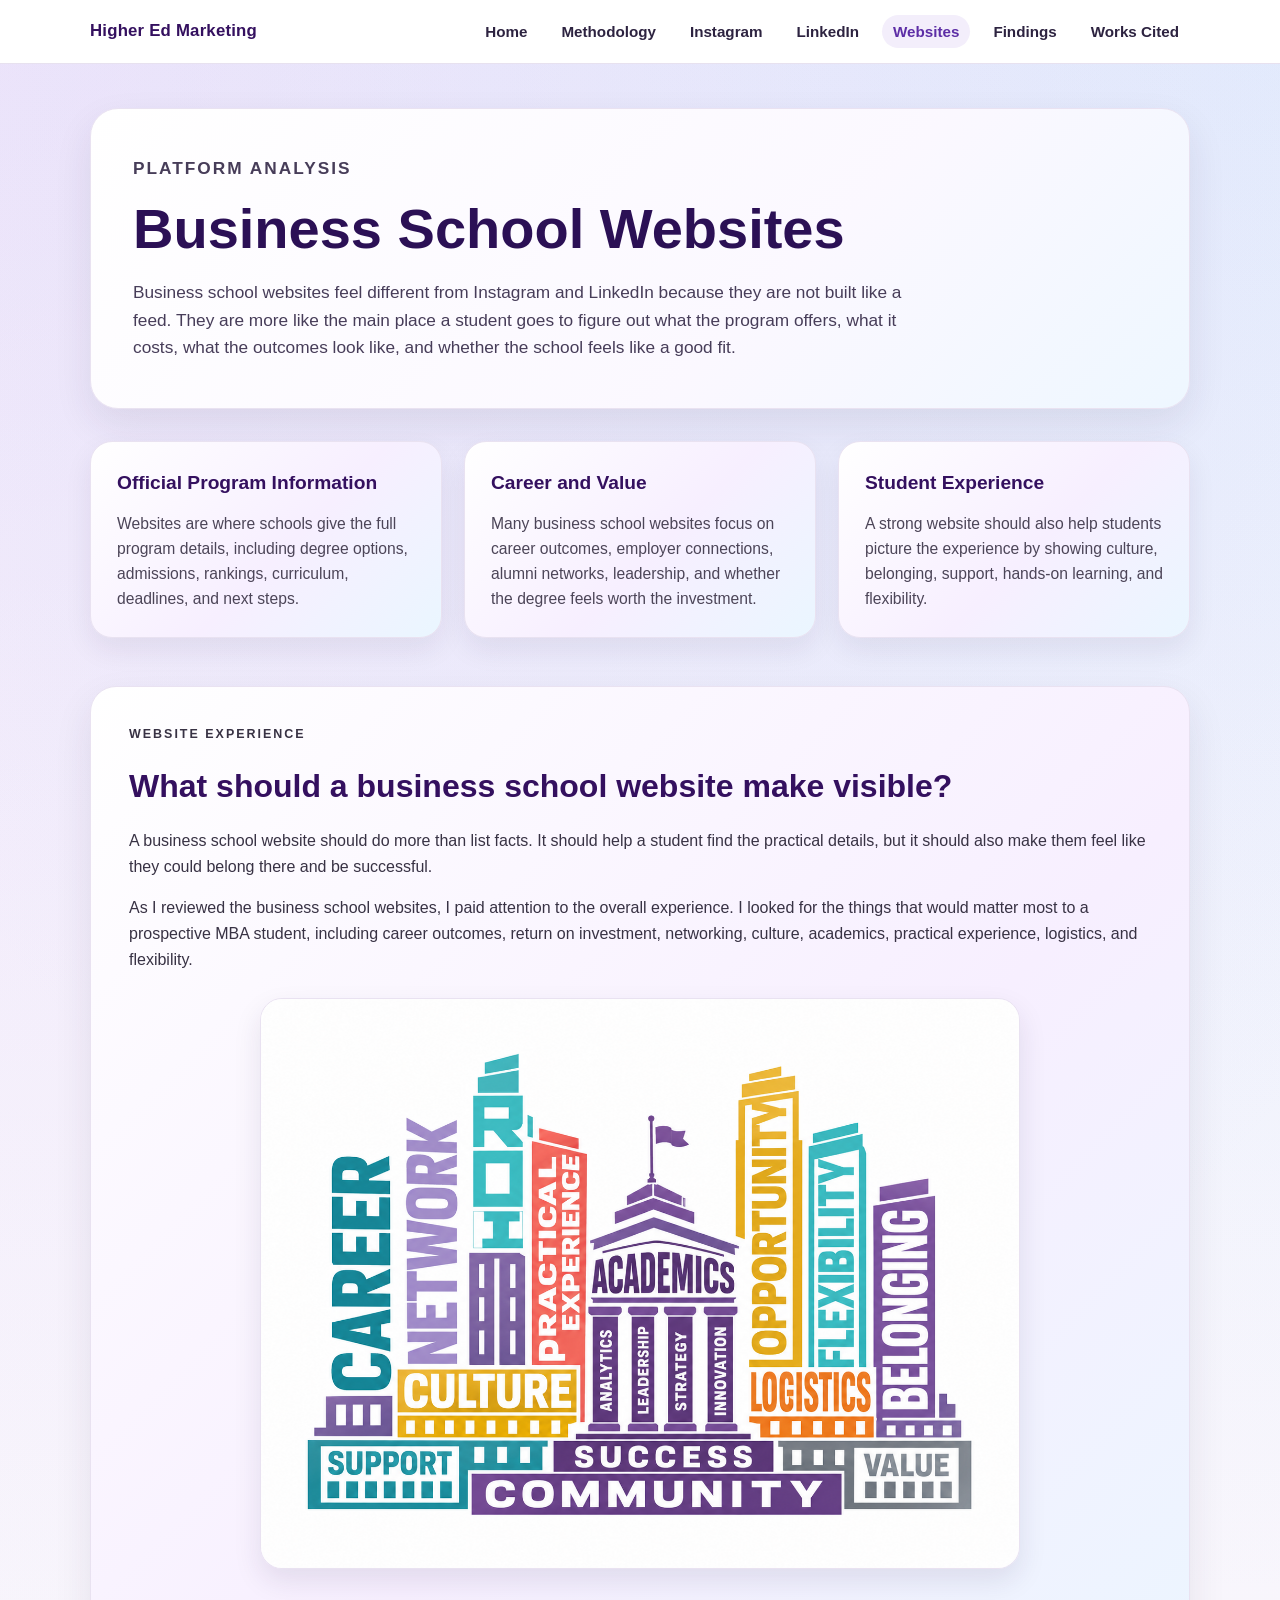
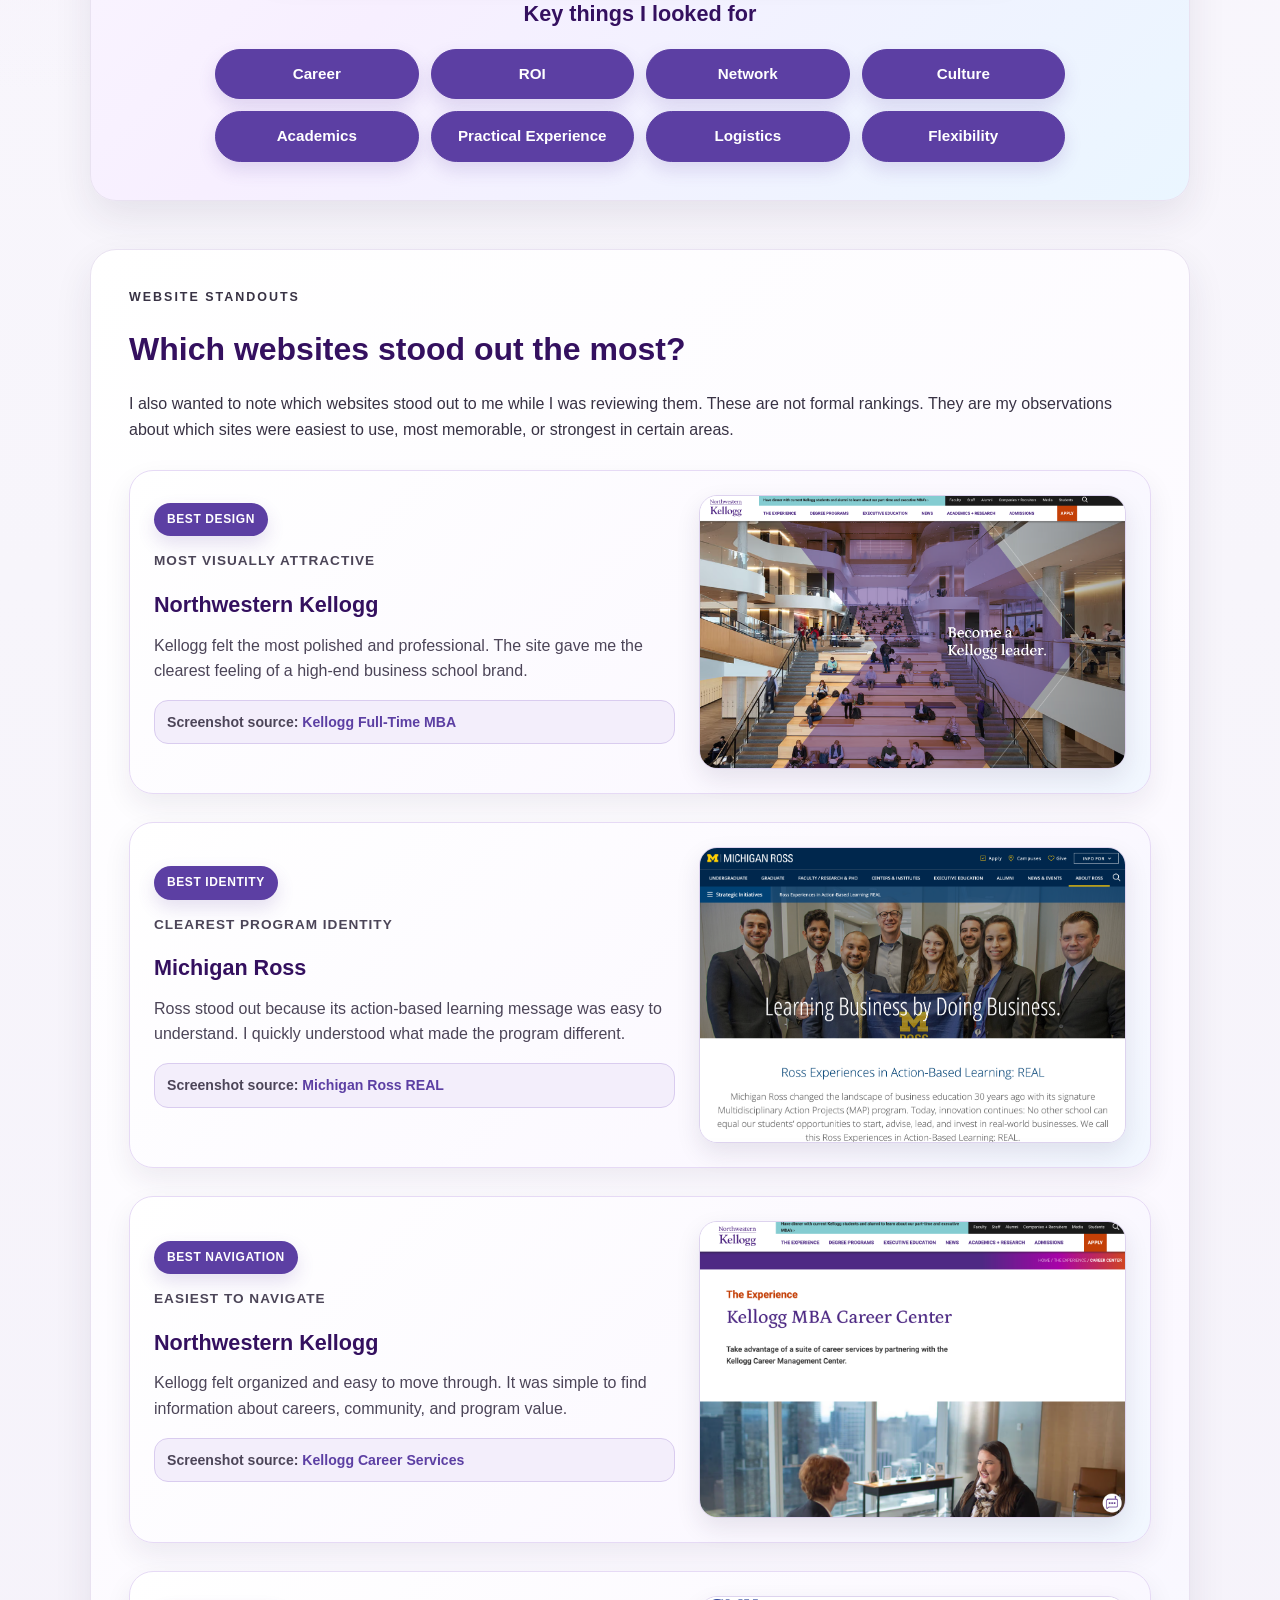
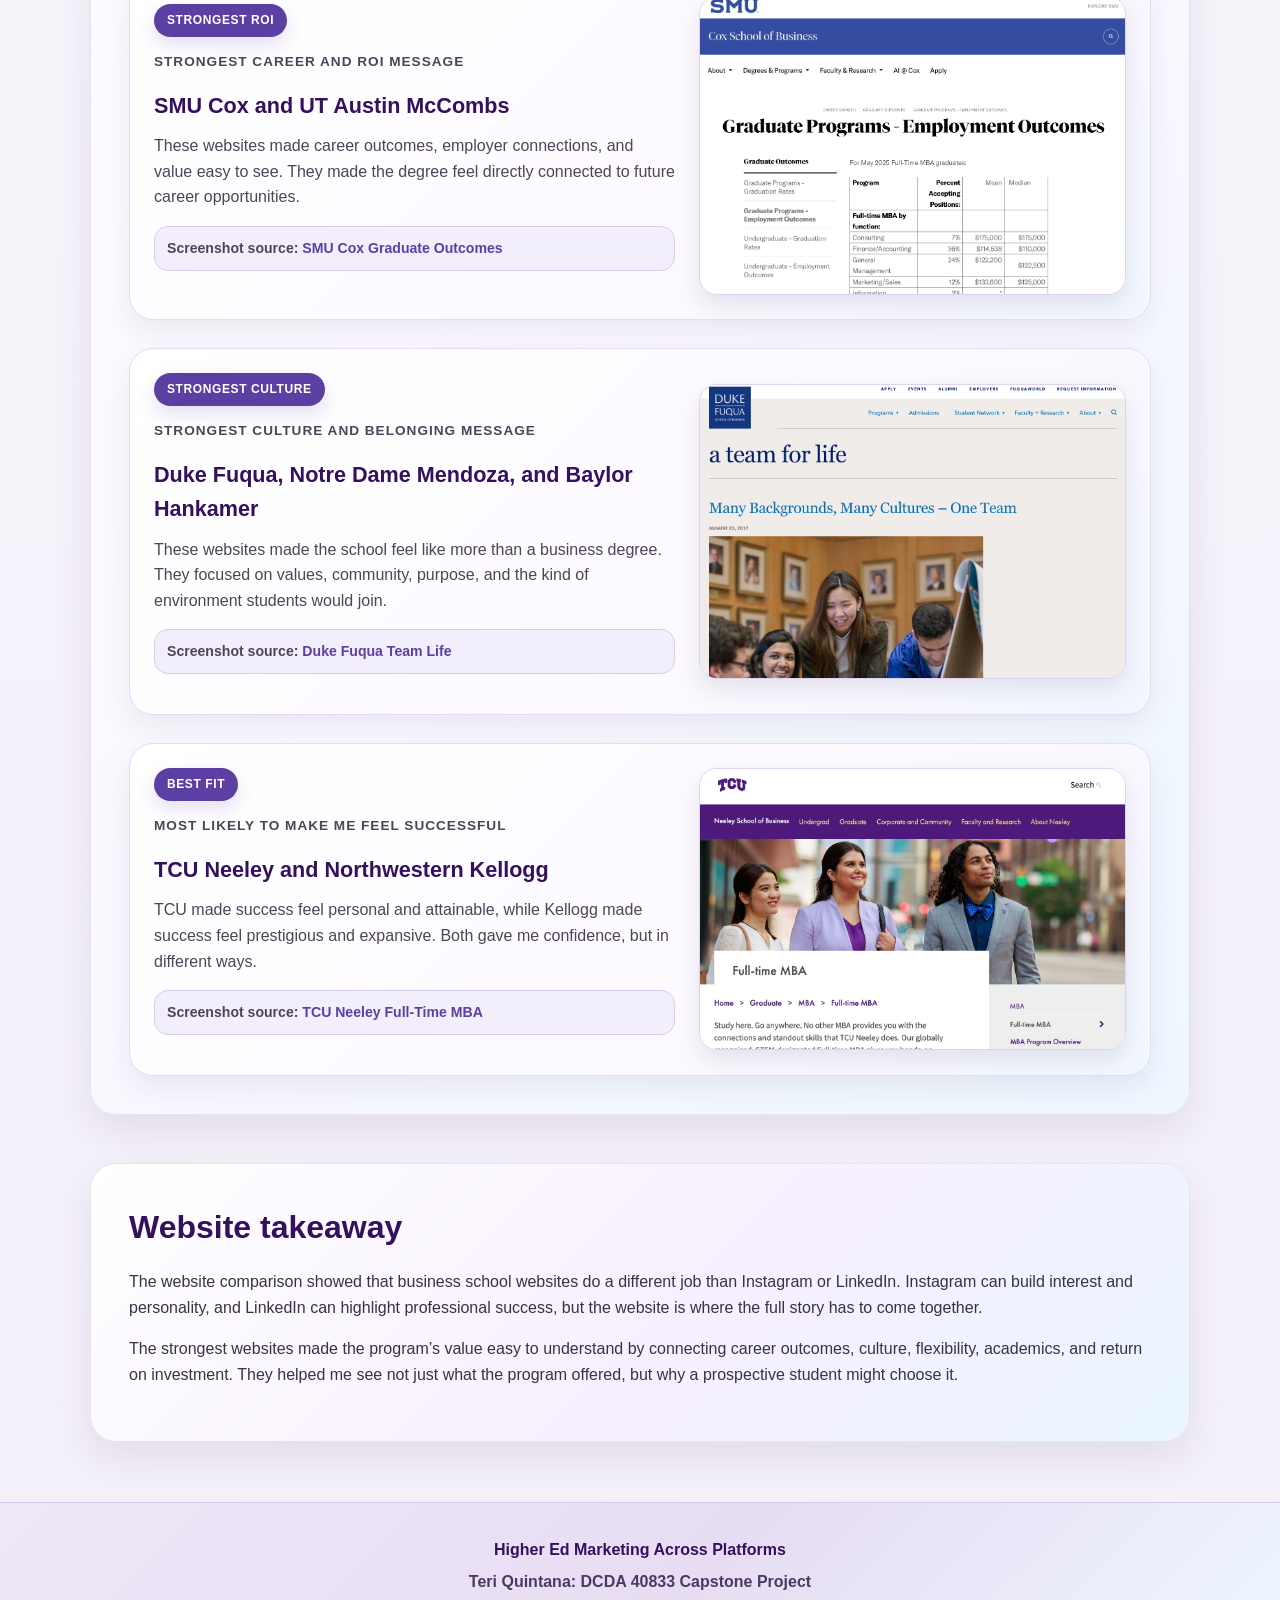
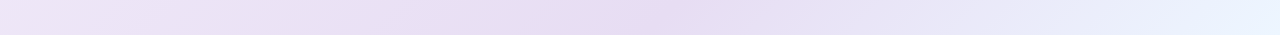
<file: websites.html>
<!DOCTYPE html>
<html lang="en">
<head>
  <meta charset="UTF-8">
  <meta name="viewport" content="width=device-width, initial-scale=1.0">
  <title>Website Comparisons</title>
  <link rel="stylesheet" href="style.css">
</head>

<body>
  <header class="site-header">
    <nav class="navbar">
      <a href="index.html" class="logo">Higher Ed Marketing</a>
      <ul class="nav-links">
        <li><a href="index.html">Home</a></li>
        <li><a href="methodology.html">Methodology</a></li>
        <li><a href="instagram.html">Instagram</a></li>
        <li><a href="linkedin.html">LinkedIn</a></li>
        <li><a href="websites.html" class="active">Websites</a></li>
        <li><a href="findings.html">Findings</a></li>
        <li><a href="sources.html">Works Cited</a></li>
      </ul>
    </nav>
  </header>

  <section class="page-hero">
    <p class="eyebrow">Platform Analysis</p>
    <h1>Business School Websites</h1>
    <p>
      Business school websites feel different from Instagram and LinkedIn because they are not
      built like a feed. They are more like the main place a student goes to figure out what the
      program offers, what it costs, what the outcomes look like, and whether the school feels
      like a good fit.
    </p>
  </section>

  <div class="card-grid">
    <div class="card soft-ombre-card">
      <h3>Official Program Information</h3>
      <p>
        Websites are where schools give the full program details, including degree options,
        admissions, rankings, curriculum, deadlines, and next steps.
      </p>
    </div>

    <div class="card soft-ombre-card">
      <h3>Career and Value</h3>
      <p>
        Many business school websites focus on career outcomes, employer connections,
        alumni networks, leadership, and whether the degree feels worth the investment.
      </p>
    </div>

    <div class="card soft-ombre-card">
      <h3>Student Experience</h3>
      <p>
        A strong website should also help students picture the experience by showing culture,
        belonging, support, hands-on learning, and flexibility.
      </p>
    </div>
  </div>

  <section class="content-section soft-ombre-box">
    <p class="eyebrow">Website Experience</p>
    <h2>What should a business school website make visible?</h2>
    <p>
      A business school website should do more than list facts. It should help a student find
      the practical details, but it should also make them feel like they could belong there and
      be successful.
    </p>

    <p>
      As I reviewed the business school websites, I paid attention to the overall experience.
      I looked for the things that would matter most to a prospective MBA student, including
      career outcomes, return on investment, networking, culture, academics, practical experience,
      logistics, and flexibility.
    </p>

    <div class="website-experience-combo">
      <div class="website-graphic-wrap">
        <img
          class="website-experience-graphic"
          src="images/buildingofwords.png"
          alt="Graphic showing the building blocks of a strong MBA website experience">
      </div>

      <div class="website-bubble-wrap">
        <h3>Key things I looked for</h3>

        <div class="website-bubble-grid">
          <span>Career</span>
          <span>ROI</span>
          <span>Network</span>
          <span>Culture</span>
          <span>Academics</span>
          <span>Practical Experience</span>
          <span>Logistics</span>
          <span>Flexibility</span>
        </div>
      </div>
    </div>
  </section>

  <section class="content-section">
    <p class="eyebrow">Website Standouts</p>
    <h2>Which websites stood out the most?</h2>
    <p>
      I also wanted to note which websites stood out to me while I was reviewing them. These are
      not formal rankings. They are my observations about which sites were easiest to use, most
      memorable, or strongest in certain areas.
    </p>

    <div class="website-awards-grid">

      <div class="website-award-row">
        <div class="website-award-text">
          <span class="award-ribbon">Best Design</span>
          <p class="award-category">Most Visually Attractive</p>
          <h3>Northwestern Kellogg</h3>
          <p>
            Kellogg felt the most polished and professional. The site gave me the clearest
            feeling of a high-end business school brand.
          </p>

          <p class="award-source">
            Screenshot source:
            <a href="https://www.kellogg.northwestern.edu/programs/full-time-mba/" target="_blank">
              Kellogg Full-Time MBA
            </a>
          </p>
        </div>

        <div class="website-award-image">
          <img src="images/website_award_design.png" alt="Screenshot of Northwestern Kellogg website">
        </div>
      </div>

      <div class="website-award-row">
        <div class="website-award-text">
          <span class="award-ribbon">Best Identity</span>
          <p class="award-category">Clearest Program Identity</p>
          <h3>Michigan Ross</h3>
          <p>
            Ross stood out because its action-based learning message was easy to understand.
            I quickly understood what made the program different.
          </p>

          <p class="award-source">
            Screenshot source:
            <a href="https://michiganross.umich.edu/about/REAL-Ross-Experiences-in-Action-Based-Learning" target="_blank">
              Michigan Ross REAL
            </a>
          </p>
        </div>

        <div class="website-award-image">
          <img src="images/website_award_identity.png" alt="Screenshot of Michigan Ross website">
        </div>
      </div>

      <div class="website-award-row">
        <div class="website-award-text">
          <span class="award-ribbon">Best Navigation</span>
          <p class="award-category">Easiest to Navigate</p>
          <h3>Northwestern Kellogg</h3>
          <p>
            Kellogg felt organized and easy to move through. It was simple to find information
            about careers, community, and program value.
          </p>

          <p class="award-source">
            Screenshot source:
            <a href="https://www.kellogg.northwestern.edu/programs/full-time-mba/career-services/" target="_blank">
              Kellogg Career Services
            </a>
          </p>
        </div>

        <div class="website-award-image">
          <img src="images/website_award_navigation.png" alt="Screenshot of Northwestern Kellogg website navigation">
        </div>
      </div>

      <div class="website-award-row">
        <div class="website-award-text">
          <span class="award-ribbon">Strongest ROI</span>
          <p class="award-category">Strongest Career and ROI Message</p>
          <h3>SMU Cox and UT Austin McCombs</h3>
          <p>
            These websites made career outcomes, employer connections, and value easy to see.
            They made the degree feel directly connected to future career opportunities.
          </p>

          <p class="award-source">
            Screenshot source:
            <a href="https://www.smu.edu/cox/career-growth/graduate-outcomes/graduate-employment-outcomes" target="_blank">
              SMU Cox Graduate Outcomes
            </a>
          </p>
        </div>

        <div class="website-award-image">
          <img src="images/website_award_roi.png" alt="Screenshot of business school website showing career or ROI messaging">
        </div>
      </div>

      <div class="website-award-row">
        <div class="website-award-text">
          <span class="award-ribbon">Strongest Culture</span>
          <p class="award-category">Strongest Culture and Belonging Message</p>
          <h3>Duke Fuqua, Notre Dame Mendoza, and Baylor Hankamer</h3>
          <p>
            These websites made the school feel like more than a business degree. They focused
            on values, community, purpose, and the kind of environment students would join.
          </p>

          <p class="award-source">
            Screenshot source:
            <a href="https://www.fuqua.duke.edu/team-life" target="_blank">
              Duke Fuqua Team Life
            </a>
          </p>
        </div>

        <div class="website-award-image">
          <img src="images/website_award_culture.png" alt="Screenshot of business school website showing culture and belonging">
        </div>
      </div>

      <div class="website-award-row">
        <div class="website-award-text">
          <span class="award-ribbon">Best Fit</span>
          <p class="award-category">Most Likely to Make Me Feel Successful</p>
          <h3>TCU Neeley and Northwestern Kellogg</h3>
          <p>
            TCU made success feel personal and attainable, while Kellogg made success feel
            prestigious and expansive. Both gave me confidence, but in different ways.
          </p>

          <p class="award-source">
            Screenshot source:
            <a href="https://www.neeley.tcu.edu/Graduate/MBA/Full-time-MBA" target="_blank">
              TCU Neeley Full-Time MBA
            </a>
          </p>
        </div>

        <div class="website-award-image">
          <img src="images/website_award_fit.png" alt="Screenshot of business school website showing student success messaging">
        </div>
      </div>

    </div>
  </section>

  <section class="content-section soft-ombre-box">
    <h2>Website takeaway</h2>
    <p>
      The website comparison showed that business school websites do a different job than
      Instagram or LinkedIn. Instagram can build interest and personality, and LinkedIn can
      highlight professional success, but the website is where the full story has to come together.
    </p>

    <p>
      The strongest websites made the program’s value easy to understand by connecting career
      outcomes, culture, flexibility, academics, and return on investment. They helped me see
      not just what the program offered, but why a prospective student might choose it.
    </p>
  </section>

  <footer class="site-footer">
    <p>Higher Ed Marketing Across Platforms</p>
    <p>Teri Quintana: DCDA 40833 Capstone Project</p>
  </footer>
</body>
</html>
</file>
<file: style.css>
/* Capstone styles */

/* Setup */

* {
  box-sizing: border-box;
  margin: 0;
  padding: 0;
}

html {
  scroll-behavior: smooth;
}

body {
  font-family: Arial, Helvetica, sans-serif;
  background: #f7f5fb;
  color: #222222;
  line-height: 1.6;
  overflow-x: hidden;
}

a {
  color: inherit;
}

.page {
  width: min(1100px, calc(100% - 48px));
  margin: 0 auto;
}

/* Nav */

.site-header {
  width: 100%;
  background: #ffffff;
  border-bottom: 1px solid #e7e1ef;
  position: sticky;
  top: 0;
  z-index: 1000;
}

.navbar {
  width: min(1100px, calc(100% - 48px));
  margin: 0 auto;
  padding: 18px 0;
  display: flex;
  justify-content: space-between;
  align-items: center;
  gap: 24px;
}

.logo {
  font-weight: 800;
  color: #34105f;
  font-size: 1.05rem;
  letter-spacing: 0.2px;
  text-decoration: none;
  white-space: nowrap;
}

.nav-links {
  display: flex;
  justify-content: flex-end;
  align-items: center;
  gap: 12px;
  list-style: none;
  margin: 0;
  padding: 0;
  flex-wrap: wrap;
}

.nav-links li {
  margin: 0;
  padding: 0;
}

.nav-links a {
  color: #2d2340;
  text-decoration: none;
  font-weight: 700;
  font-size: 0.95rem;
  padding: 8px 11px;
  border-radius: 999px;
}

.nav-links a:hover,
.nav-links a.active {
  color: #5d2ea6;
  background: #f3eefb;
}

/* Home hero */

.hero-ombre {
  width: min(1100px, calc(100% - 48px));
  margin: 44px auto;
  padding: 64px 42px;
  border-radius: 30px;
  background: linear-gradient(135deg, #ffffff 0%, #fbf8ff 68%, #eef7ff 100%);
  color: #2b1055;
  box-shadow: 0 24px 60px rgba(44, 30, 70, 0.10);
  border: 1px solid #e9e2f1;
}

.hero-ombre-content {
  max-width: 830px;
}

.eyebrow {
  text-transform: uppercase;
  letter-spacing: 2px;
  font-size: 0.78rem;
  font-weight: 800;
  margin-bottom: 16px;
  color: #6b4bb3;
}

.hero-ombre h1 {
  font-size: clamp(2rem, 4.6vw, 3.7rem);
  line-height: 1.08;
  margin-bottom: 22px;
  color: #2b1055;
}

.hero-text {
  font-size: 1.12rem;
  line-height: 1.75;
  max-width: 760px;
  color: #3f3157;
}

.hero-buttons {
  display: flex;
  flex-wrap: wrap;
  gap: 14px;
  margin-top: 32px;
}

.hero-buttons a,
.button {
  text-decoration: none;
  color: #ffffff;
  background: #5c3fa3;
  padding: 12px 20px;
  border-radius: 999px;
  font-weight: 800;
  box-shadow: 0 10px 24px rgba(92, 63, 163, 0.18);
  transition: transform 0.2s ease, box-shadow 0.2s ease;
  display: inline-block;
}

.hero-buttons a:hover,
.button:hover {
  transform: translateY(-2px);
  box-shadow: 0 14px 28px rgba(92, 63, 163, 0.24);
}

/* Page intro */

.page-hero {
  width: min(1100px, calc(100% - 48px));
  margin: 44px auto 28px;
  padding: 46px 42px;
  border-radius: 28px;
  background: #ffffff;
  border: 1px solid #e9e2f1;
  box-shadow: 0 14px 34px rgba(44, 30, 70, 0.07);
}

.page-hero h1 {
  font-size: clamp(2rem, 4.6vw, 3.5rem);
  line-height: 1.08;
  margin-bottom: 20px;
  color: #2b1055;
}

.page-hero p {
  max-width: 780px;
  color: #473d59;
  font-size: 1.08rem;
}

/* Cards and sections */

.card-grid {
  width: min(1100px, calc(100% - 48px));
  margin: 32px auto;
  display: grid;
  grid-template-columns: repeat(3, 1fr);
  gap: 22px;
}

.card {
  background: #ffffff;
  border: 1px solid #e9e2f1;
  border-radius: 22px;
  padding: 26px;
  box-shadow: 0 12px 30px rgba(44, 30, 70, 0.08);
}

.card h3 {
  color: #34105f;
  margin-bottom: 12px;
  font-size: 1.2rem;
}

.card p {
  color: #4c4558;
  font-size: 0.98rem;
}

.content-section {
  width: min(1100px, calc(100% - 48px));
  margin: 48px auto;
  padding: 38px;
  background: #ffffff;
  border-radius: 26px;
  border: 1px solid #e9e2f1;
  box-shadow: 0 12px 30px rgba(44, 30, 70, 0.07);
}

.content-section h2 {
  color: #34105f;
  font-size: 2rem;
  margin-bottom: 16px;
}

.content-section h3 {
  color: #4c2788;
  margin-top: 24px;
  margin-bottom: 10px;
}

.content-section p {
  margin-bottom: 16px;
  color: #383244;
}

.content-section ul {
  margin-left: 22px;
  margin-top: 12px;
}

.content-section li {
  margin-bottom: 10px;
}

/* Soft ombre */

.soft-ombre-box,
.soft-ombre-card {
  background: linear-gradient(135deg, #ffffff 0%, #fbf8ff 68%, #eef7ff 100%);
}

/* Highlight box */

.highlight-box {
  background: #f0ebfa;
  border-left: 6px solid #5c3fa3;
  border-radius: 18px;
  padding: 22px;
  margin: 24px 0;
}

.highlight-box p {
  margin-bottom: 0;
}

/* Charts */

.chart-image {
  width: 100%;
  max-width: 900px;
  display: block;
  margin: 24px auto 0;
  border-radius: 18px;
  border: 1px solid #e9e2f1;
  box-shadow: 0 12px 30px rgba(44, 30, 70, 0.08);
}

.chart-spacing {
  margin-bottom: 40px;
}

/* School pills */

.school-pill-grid {
  display: flex;
  flex-wrap: wrap;
  justify-content: center;
  gap: 12px;
  margin: 24px auto 0;
  max-width: 850px;
}

.school-pill {
  display: inline-flex;
  align-items: center;
  justify-content: center;
  padding: 10px 16px;
  border-radius: 999px;
  color: #ffffff;
  font-weight: 800;
  font-size: 0.92rem;
  box-shadow: 0 8px 20px rgba(44, 30, 70, 0.12);
}

.school-pill.baylor {
  background: #154734;
  color: #FFB81C;
}

.school-pill.duke {
  background: #00539B;
  color: #ffffff;
}

.school-pill.georgia {
  background: #BA0C2F;
  color: #000000;
}

.school-pill.michigan {
  background: #00274C;
  color: #FFCB05;
}

.school-pill.northwestern {
  background: #4E2A84;
  color: #ffffff;
  border: 3px solid #836EAA;
}

.school-pill.notre-dame {
  background: #0C2340;
  color: #C99700;
}

.school-pill.smu {
  background: #0033A0;
  color: #ffffff;
  border: 3px solid #CC0000;
}

.school-pill.tcu {
  background: #4D1979;
  color: #ffffff;
}

.school-pill.texas {
  background: #BF5700;
  color: #ffffff;
}

.school-pill.vanderbilt {
  background: #000000;
  color: #B3A369;
  border: 3px solid #B3A369;
}

/* School pill playful wiggle */

.school-pill {
  transition: transform 0.2s ease, box-shadow 0.2s ease;
}

.school-pill:hover {
  animation: pill-wiggle 0.35s ease;
  box-shadow: 0 12px 24px rgba(44, 30, 70, 0.18);
}

@keyframes pill-wiggle {
  0% {
    transform: rotate(0deg) translateY(0);
  }

  30% {
    transform: rotate(-2deg) translateY(-2px);
  }

  60% {
    transform: rotate(2deg) translateY(-3px);
  }

  100% {
    transform: rotate(0deg) translateY(-2px);
  }
}
/* Comparison cards */

.comparison-card-grid {
  display: grid;
  grid-template-columns: repeat(3, 1fr);
  gap: 22px;
  margin-top: 26px;
}

.comparison-card {
  background: linear-gradient(135deg, #ffffff 0%, #f8f4ff 55%, #eef7ff 100%);
  border: 1px solid #e9e2f1;
  border-radius: 22px;
  padding: 24px;
  box-shadow: 0 12px 30px rgba(44, 30, 70, 0.08);
}

.comparison-card h3 {
  color: #34105f;
  margin-bottom: 12px;
  font-size: 1.15rem;
}

.comparison-card p {
  color: #4c4558;
  margin-bottom: 0;
}

/* School groups */

.school-group-block {
  margin-top: 36px;
  padding-top: 28px;
  border-top: 1px solid #e9e2f1;
}

.school-group-block:first-of-type {
  border-top: none;
  padding-top: 0;
  margin-top: 12px;
}

.school-group-block > h3 {
  color: #34105f;
  font-size: 1.55rem;
  margin-bottom: 8px;
}

.school-group-block > p {
  color: #4c4558;
  max-width: 850px;
  margin-bottom: 22px;
}

/* School cards */

.school-showcase-grid {
  display: grid;
  grid-template-columns: repeat(2, 1fr);
  gap: 20px;
  margin-top: 28px;
}

.school-showcase-card {
  background: #ffffff;
  border-radius: 20px;
  padding: 24px 22px 22px;
  box-shadow: 0 12px 30px rgba(44, 30, 70, 0.08);
  border-top: 12px solid #e9e2f1;
}

.school-showcase-card h3 {
  font-size: 1.35rem;
  font-weight: 900;
  margin-bottom: 14px;
  line-height: 1.2;
}

.content-section .school-details {
  list-style: none;
  margin: 0;
  padding: 0;
}

.content-section .school-details li {
  color: #4c4558;
  margin-bottom: 8px;
  padding-left: 20px;
  position: relative;
  font-size: 0.98rem;
}

.content-section .school-details li::before {
  content: "•";
  position: absolute;
  left: 0;
  top: -1px;
  font-size: 1.15rem;
  font-weight: 900;
}

/* School colors */

.baylor-card {
  border-top-color: #154734;
}

.duke-card {
  border-top-color: #00539B;
}

.georgia-card {
  border-top-color: #BA0C2F;
}

.michigan-card {
  border-top-color: #00274C;
}

.northwestern-card {
  border-top-color: #4E2A84;
}

.notre-dame-card {
  border-top-color: #C99700;
}

.smu-card {
  border-top-color: #CC0000;
}

.tcu-card {
  border-top-color: #4D1979;
}

.texas-card {
  border-top-color: #BF5700;
}

.vanderbilt-card {
  border-top-color: #B3A369;
}

/* School title colors */

.baylor-card h3 {
  color: #154734;
}

.duke-card h3 {
  color: #00539B;
}

.georgia-card h3 {
  color: #BA0C2F;
}

.michigan-card h3 {
  color: #00274C;
}

.northwestern-card h3 {
  color: #4E2A84;
}

.notre-dame-card h3 {
  color: #0C2340;
}

.smu-card h3 {
  color: #CC0000;
}

.tcu-card h3 {
  color: #4D1979;
}

.texas-card h3 {
  color: #BF5700;
}

.vanderbilt-card h3 {
  color: #000000;
}

/* School bullets */

.baylor-card .school-details li::before {
  color: #154734;
}

.duke-card .school-details li::before {
  color: #00539B;
}

.georgia-card .school-details li::before {
  color: #BA0C2F;
}

.michigan-card .school-details li::before {
  color: #FFCB05;
}

.northwestern-card .school-details li::before {
  color: #4E2A84;
}

.notre-dame-card .school-details li::before {
  color: #C99700;
}

.smu-card .school-details li::before {
  color: #CC0000;
}

.tcu-card .school-details li::before {
  color: #4D1979;
}

.texas-card .school-details li::before {
  color: #BF5700;
}

.vanderbilt-card .school-details li::before {
  color: #B3A369;
}

/* Website graphic */

.website-graphic {
  width: 100%;
  max-width: 900px;
  display: block;
  margin: 26px auto 0;
  border-radius: 22px;
  border: 1px solid #e9e2f1;
  box-shadow: 0 14px 34px rgba(44, 30, 70, 0.08);
}

/* Word wall */

.word-wall {
  display: flex;
  flex-wrap: wrap;
  gap: 12px;
  margin-top: 24px;
}

.word-wall span {
  display: inline-flex;
  align-items: center;
  justify-content: center;
  background: #ffffff;
  color: #5c3fa3;
  border: 1px solid #d8c9ec;
  border-radius: 999px;
  padding: 11px 16px;
  font-weight: 800;
  font-size: 0.95rem;
  box-shadow: 0 8px 18px rgba(44, 30, 70, 0.07);
}

.word-wall span:nth-child(3n) {
  background: #f3eefb;
}

.word-wall span:nth-child(4n) {
  background: #eef7ff;
}

/* Website standouts */

.award-list {
  display: grid;
  gap: 20px;
  margin-top: 24px;
}

.award-item {
  position: relative;
  background: #ffffff;
  border-radius: 20px;
  padding: 26px;
  box-shadow: 0 10px 24px rgba(44, 30, 70, 0.06);
  border-left: 7px solid #5c3fa3;
}

.award-ribbon {
  display: inline-block;
  background: #5c3fa3;
  color: #ffffff;
  font-size: 0.75rem;
  font-weight: 800;
  letter-spacing: 0.6px;
  text-transform: uppercase;
  padding: 7px 13px;
  border-radius: 999px;
  box-shadow: 0 8px 18px rgba(92, 63, 163, 0.16);
  margin-bottom: 14px;
}

.award-category {
  color: #5c3fa3;
  font-size: 0.85rem;
  font-weight: 800;
  text-transform: uppercase;
  letter-spacing: 1px;
  margin-bottom: 8px;
}

.award-item h3 {
  color: #34105f;
  font-size: 1.45rem;
  line-height: 1.2;
  margin-top: 0;
  margin-bottom: 10px;
}

.award-item p {
  color: #4c4558;
  margin-bottom: 0;
  max-width: 900px;
}

/* Website notes */

.observation-list {
  display: grid;
  gap: 18px;
  margin-top: 24px;
}

.observation-item {
  background: #ffffff;
  border-left: 6px solid #5c3fa3;
  border-radius: 18px;
  padding: 20px 22px;
  box-shadow: 0 10px 24px rgba(44, 30, 70, 0.06);
}

.observation-item h3 {
  color: #34105f;
  margin-top: 0;
  margin-bottom: 8px;
}

.observation-item p {
  margin-bottom: 0;
}

/* Map */

.map-section {
  width: min(1100px, calc(100% - 48px));
  margin: 48px auto;
  padding: 38px;
  background: #ffffff;
  border-radius: 26px;
  border: 1px solid #e9e2f1;
  box-shadow: 0 12px 30px rgba(44, 30, 70, 0.07);
}

.map-section h2 {
  color: #34105f;
  font-size: 2rem;
  margin-bottom: 12px;
}

.map-section p {
  color: #383244;
  margin-bottom: 22px;
}

#map {
  width: 100%;
  height: 520px;
  min-height: 520px;
  border-radius: 24px;
  overflow: hidden;
  box-shadow: 0 18px 45px rgba(0, 0, 0, 0.16);
  border: 1px solid #ded6ea;
}

.mapboxgl-popup-content {
  font-family: Arial, Helvetica, sans-serif;
  border-radius: 14px;
  padding: 14px;
  box-shadow: 0 10px 28px rgba(0, 0, 0, 0.18);
}

.mapboxgl-popup-content h3 {
  color: #34105f;
  margin-bottom: 6px;
  font-size: 1rem;
}

.mapboxgl-popup-content p {
  margin: 0;
  color: #383244;
  font-size: 0.9rem;
}

/* Tables */

.table-wrap {
  width: 100%;
  overflow-x: auto;
  margin-top: 20px;
}

table {
  width: 100%;
  border-collapse: collapse;
  background: #ffffff;
}

th {
  background: #5c3fa3;
  color: #ffffff;
  text-align: left;
  padding: 12px;
}

td {
  padding: 12px;
  border-bottom: 1px solid #e7e1ef;
}

tr:nth-child(even) {
  background: #faf8fd;
}

/* Methodology steps */

.process-steps {
  display: grid;
  grid-template-columns: repeat(5, 1fr);
  gap: 16px;
  margin-top: 24px;
}

.process-step {
  background: #ffffff;
  border: 1px solid #e9e2f1;
  border-radius: 18px;
  padding: 20px;
  box-shadow: 0 10px 24px rgba(44, 30, 70, 0.06);
}

.process-step span {
  display: inline-flex;
  align-items: center;
  justify-content: center;
  width: 34px;
  height: 34px;
  border-radius: 999px;
  background: #5c3fa3;
  color: #ffffff;
  font-weight: 800;
  margin-bottom: 12px;
}

.process-step h3 {
  margin-top: 0;
  color: #34105f;
  font-size: 1rem;
}

.process-step p {
  margin-bottom: 0;
  font-size: 0.92rem;
}

/* Instagram cards */

.instagram-card-grid {
  grid-template-columns: repeat(2, 1fr);
  max-width: 900px;
}

/* Instagram examples */

.post-example-grid {
  display: grid;
  grid-template-columns: repeat(2, 1fr);
  gap: 22px;
  margin-top: 28px;
  align-items: stretch;
}

.post-example-card {
  background: #ffffff;
  border: 1px solid #e9e2f1;
  border-radius: 20px;
  padding: 18px;
  box-shadow: 0 10px 24px rgba(44, 30, 70, 0.06);
  display: flex;
  flex-direction: column;
}

.post-example-card img {
  width: 100%;
  height: 360px;
  object-fit: contain;
  background: #faf8fd;
  border-radius: 16px;
  border: 1px solid #e7e1ef;
  margin-bottom: 18px;
}

.post-example-card h3 {
  color: #34105f;
  font-size: 1.1rem;
  margin-bottom: 8px;
}

.post-example-card p {
  color: #4c4558;
  margin-bottom: 0;
  font-size: 0.95rem;
}

/* Top theme highlights */

.theme-compare-grid {
  display: grid;
  grid-template-columns: repeat(2, 1fr);
  gap: 22px;
  margin-top: 26px;
}

.theme-cloud-box {
  background: linear-gradient(180deg, #ffffff 0%, #f6f1fb 100%);
  border: 1px solid #e4d8f2;
  border-radius: 24px;
  padding: 28px;
  box-shadow: 0 12px 28px rgba(44, 30, 70, 0.06);
}

.theme-cloud-box h3 {
  color: #34105f;
  margin-top: 0;
  margin-bottom: 24px;
  text-align: center;
  font-size: 1.35rem;
}

.theme-cloud {
  display: grid;
  grid-template-columns: repeat(6, 1fr);
  gap: 18px;
  align-items: stretch;
}

.theme-word {
  display: flex;
  flex-direction: column;
  align-items: center;
  justify-content: center;
  border-radius: 999px;
  padding: 18px 22px;
  border: 2px solid transparent;
  box-shadow: 0 10px 24px rgba(44, 30, 70, 0.08);
  text-align: center;
  min-height: 120px;
}

.theme-label {
  font-weight: 800;
  line-height: 1.2;
  letter-spacing: -0.01em;
  max-width: 90%;
  word-break: normal;
  overflow-wrap: break-word;
}

.theme-value {
  margin-top: 8px;
  font-weight: 800;
  font-size: 0.95rem;
  line-height: 1.1;
}

/* Bubble layout */

.theme-cloud {
  display: grid;
  grid-template-columns: repeat(6, 1fr);
  gap: 18px;
  align-items: stretch;
}

.theme-1 {
  grid-column: 1 / span 3;
}

.theme-2 {
  grid-column: 4 / span 3;
}

.theme-3 {
  grid-column: 2 / span 4;
}

.theme-4 {
  grid-column: 1 / span 3;
}

.theme-5 {
  grid-column: 4 / span 3;
}

/* Ranked colors */

.theme-1 {
  background: #5c3fa3;
  border-color: #5c3fa3;
}

.theme-1 .theme-label,
.theme-1 .theme-value {
  color: #ffffff;
}

.theme-1 .theme-label {
  font-size: 1.45rem;
}

.theme-2 {
  background: #7b5cc1;
  border-color: #7b5cc1;
}

.theme-2 .theme-label,
.theme-2 .theme-value {
  color: #ffffff;
}

.theme-2 .theme-label {
  font-size: 1.25rem;
}

.theme-3 {
  background: #9b7bd8;
  border-color: #9b7bd8;
}

.theme-3 .theme-label,
.theme-3 .theme-value {
  color: #ffffff;
}

.theme-3 .theme-label {
  font-size: 1.1rem;
}

.theme-4 {
  background: #cbb0ee;
  border-color: #bda3e4;
}

.theme-4 .theme-label,
.theme-4 .theme-value {
  color: #34105f;
}

.theme-4 .theme-label {
  font-size: 1rem;
}

.theme-5 {
  background: #eadcf9;
  border-color: #d9ccef;
}

.theme-5 .theme-label,
.theme-5 .theme-value {
  color: #34105f;
}

.theme-5 .theme-label {
  font-size: 0.95rem;
}
/* Footer */

.site-footer {
  margin-top: 60px;
  padding: 34px 24px;
  background: linear-gradient(135deg, #efe8f8 0%, #e7ddf3 55%, #edf6ff 100%);
  color: #34105f;
  text-align: center;
  border-top: 1px solid #d8c9ec;
}

.site-footer p {
  margin-bottom: 6px;
  color: #4c3a63;
  font-weight: 600;
}

.site-footer p:first-child {
  color: #34105f;
  font-weight: 800;
}

/* Mobile layout */

@media (max-width: 900px) {
  .process-steps {
    grid-template-columns: 1fr;
  }
}

@media (max-width: 850px) {
  .navbar {
    align-items: flex-start;
    flex-direction: column;
  }

  .nav-links {
    justify-content: flex-start;
    gap: 10px;
  }

  .hero-ombre {
    padding: 54px 28px;
    border-radius: 24px;
  }

  .card-grid,
  .instagram-card-grid,
  .comparison-card-grid,
  .school-showcase-grid,
  .theme-compare-grid,
  .post-example-grid {
    grid-template-columns: 1fr;
  }

  .content-section,
  .map-section,
  .page-hero {
    padding: 28px;
  }

  .award-item {
    flex-direction: column;
  }

  #map {
    height: 420px;
    min-height: 420px;
  }

  .post-example-card img {
    height: auto;
  }

  .theme-cloud-box {
    padding: 22px;
  }

  .theme-cloud {
    grid-template-columns: 1fr;
  }

  .theme-1,
  .theme-2,
  .theme-3,
  .theme-4,
  .theme-5 {
    grid-column: span 1;
  }

  .theme-1 .theme-label {
    font-size: 1.35rem;
  }

  .theme-2 .theme-label {
    font-size: 1.2rem;
  }

  .theme-3 .theme-label {
    font-size: 1.05rem;
  }

  .theme-4 .theme-label,
  .theme-5 .theme-label {
    font-size: 1rem;
  }
}

@media (max-width: 520px) {
  .navbar,
  .hero-ombre,
  .content-section,
  .map-section,
  .page-hero,
  .card-grid,
  .school-pill-grid {
    width: min(100% - 28px, 1100px);
  }

  .hero-ombre h1,
  .page-hero h1 {
    font-size: 2.1rem;
  }

  .content-section h2,
  .map-section h2 {
    font-size: 1.65rem;
  }

  .hero-text {
    font-size: 1rem;
  }

  .hero-buttons a {
    width: 100%;
    text-align: center;
  }

  .website-graphic {
    border-radius: 16px;
  }
}
/* LinkedIn bubbles */

.linkedin-theme-box {
  max-width: 760px;
  margin: 0 auto;
}

.linkedin-theme-box .theme-cloud {
  display: grid;
  grid-template-columns: repeat(6, 1fr);
  gap: 18px;
  justify-items: center;
}

.linkedin-theme-box .theme-word {
  min-height: 95px;
  padding: 14px 20px;
  width: 100%;
}

.linkedin-theme-box .theme-1 {
  grid-column: 1 / span 3;
  max-width: 310px;
}

.linkedin-theme-box .theme-2 {
  grid-column: 4 / span 3;
  max-width: 280px;
}

.linkedin-theme-box .theme-3 {
  grid-column: 2 / span 4;
  max-width: 360px;
}

.linkedin-theme-box .theme-4 {
  grid-column: 1 / span 3;
  max-width: 250px;
}

.linkedin-theme-box .theme-5 {
  grid-column: 4 / span 3;
  max-width: 235px;
}

.linkedin-theme-box .theme-1 .theme-label {
  font-size: 1.15rem;
}

.linkedin-theme-box .theme-2 .theme-label {
  font-size: 1.05rem;
}

.linkedin-theme-box .theme-3 .theme-label {
  font-size: 1rem;
}

.linkedin-theme-box .theme-4 .theme-label,
.linkedin-theme-box .theme-5 .theme-label {
  font-size: 0.95rem;
}

@media (max-width: 850px) {
  .linkedin-theme-box .theme-cloud {
    grid-template-columns: 1fr;
  }

  .linkedin-theme-box .theme-1,
  .linkedin-theme-box .theme-2,
  .linkedin-theme-box .theme-3,
  .linkedin-theme-box .theme-4,
  .linkedin-theme-box .theme-5 {
    grid-column: span 1;
    max-width: 100%;
  }
}
/* Other summary cards */

.other-summary-grid {
  display: grid;
  grid-template-columns: repeat(2, 1fr);
  gap: 22px;
  margin-top: 28px;
}

.other-summary-card {
  background: linear-gradient(135deg, #ffffff 0%, #fbf8ff 68%, #eef7ff 100%);
  border: 1px solid #e4d8f2;
  border-radius: 24px;
  padding: 28px;
  box-shadow: 0 12px 28px rgba(44, 30, 70, 0.06);
}

.other-summary-card h3 {
  color: #34105f;
  margin-top: 0;
  margin-bottom: 20px;
  font-size: 1.25rem;
}

.big-stat {
  background: #5c3fa3;
  color: #ffffff;
  border-radius: 22px;
  padding: 22px;
  margin-bottom: 16px;
  text-align: center;
}

.big-stat span {
  display: block;
  font-size: 2.8rem;
  font-weight: 900;
  line-height: 1;
}

.big-stat p {
  color: #ffffff;
  margin: 8px 0 0;
  font-weight: 800;
}

.secondary-stat {
  background: #7b5cc1;
}

.mini-chip-wrap {
  display: flex;
  flex-wrap: wrap;
  gap: 10px;
  margin-top: 18px;
}

.mini-chip-wrap span {
  background: #ffffff;
  color: #34105f;
  border: 1px solid #d9ccef;
  border-radius: 999px;
  padding: 9px 13px;
  font-weight: 700;
  font-size: 0.9rem;
}

@media (max-width: 850px) {
  .other-summary-grid {
    grid-template-columns: 1fr;
  }
}
.simple-breakdown-list {
  margin: 14px 0 0;
  padding-left: 20px;
}

.simple-breakdown-list li {
  margin-bottom: 8px;
  color: #4c4558;
  font-weight: 600;
}

.highlight-box {
  background: #ffffff;
  border: 1px solid #e4d8f2;
  border-radius: 20px;
  padding: 22px;
  margin: 24px 0;
  box-shadow: 0 10px 24px rgba(44, 30, 70, 0.06);
}

.highlight-box h3 {
  color: #34105f;
  margin-top: 0;
  margin-bottom: 10px;
}
/* Website experience graphic and pills */

.website-experience-combo {
  margin-top: 26px;
}

.website-graphic-wrap {
  text-align: center;
}

.website-experience-graphic {
  width: 100%;
  max-width: 760px;
  height: auto;
  display: block;
  margin: 0 auto;
  border-radius: 22px;
  border: 1px solid #e9e2f1;
  box-shadow: 0 12px 28px rgba(44, 30, 70, 0.10);
}

.website-bubble-wrap {
  margin-top: 28px;
  text-align: center;
}

.website-bubble-wrap h3 {
  color: #34105f;
  margin-bottom: 18px;
  font-size: 1.35rem;
}

.website-bubble-grid {
  display: grid;
  grid-template-columns: repeat(4, 1fr);
  gap: 12px;
  max-width: 850px;
  margin: 0 auto;
}

.website-bubble-grid span {
  display: inline-flex;
  align-items: center;
  justify-content: center;
  background: #5c3fa3;
  color: #ffffff;
  border: 1px solid #5c3fa3;
  border-radius: 999px;
  padding: 12px 18px;
  font-weight: 800;
  font-size: 0.95rem;
  box-shadow: 0 8px 18px rgba(92, 63, 163, 0.16);
  transition: transform 0.2s ease, box-shadow 0.2s ease;
  text-align: center;
}

.website-bubble-grid span:hover {
  transform: translateY(-2px);
  box-shadow: 0 12px 24px rgba(92, 63, 163, 0.22);
}

/* Website awards with screenshots */

.website-awards-grid {
  display: flex;
  flex-direction: column;
  gap: 28px;
  margin-top: 28px;
}

.website-award-row {
  display: grid;
  grid-template-columns: 1.1fr 0.9fr;
  gap: 24px;
  align-items: center;
  background: #ffffff;
  border: 1px solid #e6daf5;
  border-radius: 24px;
  padding: 24px;
  box-shadow: 0 12px 28px rgba(44, 30, 70, 0.08);
}

.website-award-text h3 {
  color: #34105f;
  margin-top: 10px;
  margin-bottom: 10px;
  font-size: 1.35rem;
}

.website-award-text p {
  color: #4c4558;
}

.website-award-image img {
  width: 100%;
  display: block;
  border-radius: 18px;
  border: 1px solid #ddd3ee;
  box-shadow: 0 10px 24px rgba(44, 30, 70, 0.10);
}

.award-source {
  margin-top: 16px;
  margin-bottom: 0;
  font-size: 0.88rem;
  font-weight: 700;
  color: #4c4558;
  background: #f3eefb;
  border: 1px solid #d9ccef;
  border-radius: 14px;
  padding: 10px 12px;
}

.award-source a {
  color: #5c3fa3;
  font-weight: 800;
  text-decoration: none;
}

.award-source a:hover {
  text-decoration: underline;
}

/* School logos as card headings */

.school-card-logo-block {
  text-align: center;
  margin-bottom: 20px;
}

.school-card-logo-main {
  width: 100%;
  max-width: 340px;
  height: 190px;
  object-fit: contain;
  display: block;
  margin: 0 auto 10px;
  background: transparent;
  border: none;
  padding: 0;
  box-shadow: none;
}
/* Custom logo sizing by school */

.duke-card .school-card-logo-main {
  max-width: 210px;
  max-height: 120px;
  width: auto;
  height: auto;
}


.northwestern-card .school-card-logo-main {
  max-width: 260px;
  height: 145px;
}

.smu-card .school-card-logo-main {
  max-width: 265px;
  height: 155px;
}

.baylor-card .school-card-logo-main {
  max-width: 260px;
  height: 155px;
}

.texas-card .school-card-logo-main {
  max-width: 350px;
  max-height: 100px;
  width: auto;
  height: auto;
}

.vanderbilt-card .school-card-logo-main {
  max-width: 360px;
  max-height: 145px;
  width: auto;
  height: auto;
}

.logo-source {
  margin: 4px 0 0;
  font-size: 0.72rem;
  line-height: 1.3;
  color: #6b6076;
  font-weight: 600;
  text-align: center;
}

.logo-source a {
  color: #5c3fa3;
  text-decoration: none;
  font-weight: 800;
}

.logo-source a:hover {
  text-decoration: underline;
}

/* Single waffle cards */

.single-waffle-card {
  max-width: 760px;
  margin: 32px auto 0;
}

.single-waffle-card p {
  text-align: center;
  color: #4c4558;
  margin-bottom: 18px;
}

/* Mobile fixes for newer sections */

@media (max-width: 900px) {
  .website-award-row {
    grid-template-columns: 1fr;
  }
}

@media (max-width: 850px) {
  .website-bubble-grid {
    grid-template-columns: repeat(2, 1fr);
  }

  .school-card-logo-main {
    max-width: 300px;
    height: 160px;
  }
}

@media (max-width: 520px) {
  .website-bubble-grid {
    grid-template-columns: 1fr;
  }

  .school-card-logo-main {
    max-width: 260px;
    height: 140px;
  }
}
/* Polished school details block */

.school-card-logo-block {
  text-align: center;
  margin-bottom: 8px;
}

.school-card-logo-main {
  margin: 0 auto 4px;
}

.content-section .school-details {
  list-style: none;
  margin: 16px 0 0;
  padding: 18px 20px;
  background: #fbf8ff;
  border: 1px solid #eee6f7;
  border-radius: 18px;
}

.content-section .school-details li {
  color: #4c4558;
  margin-bottom: 12px;
  padding-left: 28px;
  position: relative;
  font-size: 1rem;
  line-height: 1.45;
}

.content-section .school-details li:last-child {
  margin-bottom: 0;
}

.content-section .school-details li::before {
  content: "•";
  position: absolute;
  left: 6px;
  top: 0;
  font-size: 1.35rem;
  font-weight: 900;
  line-height: 1;
}
/* Make school card logo areas and bullet boxes line up evenly */

.school-showcase-card {
  display: flex;
  flex-direction: column;
}

.school-card-logo-block {
  height: 260px;
  display: flex;
  flex-direction: column;
  justify-content: center;
  align-items: center;
  margin-bottom: 14px;
}

.school-card-logo-main {
  max-width: 340px;
  max-height: 185px;
  width: auto;
  height: auto;
  object-fit: contain;
  display: block;
  margin: 0 auto 10px;
}

.logo-source {
  margin: 0;
  font-size: 0.72rem;
  line-height: 1.3;
  color: #6b6076;
  font-weight: 600;
  text-align: center;
}

.content-section .school-details {
  margin: 0 auto;
  padding: 18px 20px;
  max-width: 92%;
  width: 100%;
  background: #fbf8ff;
  border: 1px solid #eee6f7;
  border-radius: 18px;
}

.content-section .school-details li {
  margin-bottom: 12px;
  padding-left: 28px;
  position: relative;
  font-size: 1rem;
  line-height: 1.45;
}

.content-section .school-details li:last-child {
  margin-bottom: 0;
}
/* Bring back the soft purple-blue page hue */

body {
  background:
    radial-gradient(circle at top left, rgba(204, 176, 238, 0.28), transparent 34%),
    radial-gradient(circle at top right, rgba(133, 197, 246, 0.20), transparent 32%),
    linear-gradient(180deg, #fbf8ff 0%, #f7f5fb 45%, #f4f0fa 100%);
}

.page-hero,
.content-section,
.map-section {
  background: linear-gradient(135deg, #ffffff 0%, #fbf8ff 62%, #eef7ff 100%);
}

.card,
.comparison-card,
.school-showcase-card,
.post-example-card,
.waffle-chart-card,
.website-award-row {
  background: linear-gradient(135deg, #ffffff 0%, #fbf8ff 72%, #f1f7ff 100%);
}

.soft-ombre-box,
.soft-ombre-card {
  background: linear-gradient(135deg, #ffffff 0%, #f7efff 55%, #eaf6ff 100%);
}
/* Softer glow on major page blocks */

.page-hero,
.content-section,
.map-section,
.hero-ombre {
  box-shadow: 0 16px 38px rgba(44, 30, 70, 0.09);
}

.card,
.comparison-card,
.school-showcase-card,
.post-example-card,
.waffle-chart-card,
.website-award-row {
  box-shadow: 0 12px 28px rgba(44, 30, 70, 0.075);
}
.hero-graphic {
  display: block;
  max-width: 420px;
  width: 100%;
  margin: 24px auto 22px;
  border-radius: 18px;
}

.hero-buttons {
  display: flex;
  flex-wrap: wrap;
  justify-content: center;
  gap: 14px;
  margin-top: 8px;
}

.hero-content {
  max-width: 1100px;
  margin: 0 auto;
  padding: 20px 32px 40px;
}

.hero-content h1,
.hero-content p,
.hero-content .eyebrow {
  max-width: 900px;
}

.hero-graphic {
  display: block;
  max-width: 720px;
  width: 100%;
  margin: 28px auto 24px;
}

.hero-buttons {
  display: flex;
  flex-wrap: wrap;
  justify-content: center;
  gap: 14px;
  margin-top: 10px;
}
/* Center single cards in the second row of school groups */

.school-showcase-grid .school-showcase-card:last-child:nth-child(odd) {
  grid-column: 1 / -1;
  justify-self: center;
  width: calc(50% - 10px);
}
.methodology-hero {
  display: grid;
  grid-template-columns: 1.2fr 0.8fr;
  align-items: center;
  gap: 28px;
}

.methodology-hero-text {
  min-width: 0;
}

.methodology-hero-graphic {
  width: 100%;
  max-width: 300px;
  justify-self: center;
  display: block;
}

@media (max-width: 800px) {
  .methodology-hero {
    grid-template-columns: 1fr;
  }

  .methodology-hero-graphic {
    max-width: 260px;
  }
}
.sources-hero {
  text-align: center;
  padding-bottom: 20px;
}

.sources-hero-image {
  width: 100%;
  max-width: 760px;
  display: block;
  margin: 34px 0 0;
  border-radius: 0;
  box-shadow: none;
}
.page-hero.sources-hero {
  text-align: left;
}

.page-hero.sources-hero .sources-hero-image {
  width: 100%;
  max-width: 760px;
  display: block;
  margin: 34px 0 0;
  border-radius: 0;
  box-shadow: none;
}
.works-cited-page {
  max-width: 1080px;
  margin: 0 auto;
  padding: 44px 24px 75px;
}

.source-panel {
  background: rgba(255, 255, 255, 0.88);
  border: 1px solid rgba(91, 44, 131, 0.14);
  border-radius: 28px;
  padding: 34px;
  margin-bottom: 42px;
  box-shadow: 0 18px 42px rgba(43, 18, 76, 0.10);
}

.source-panel-soft {
  background: linear-gradient(135deg, rgba(245, 237, 255, 0.95), rgba(255, 250, 243, 0.98));
}

.source-panel h2 {
  color: #4b1f73;
  margin-top: 0;
}

.works-section {
  margin-bottom: 42px;
}

.works-section:last-child {
  margin-bottom: 0;
}

.works-list {
  margin-top: 24px;
}

.works-entry {
  padding-left: 42px;
  text-indent: -42px;
  margin-bottom: 18px;
  line-height: 1.65;
}

.works-entry a {
  color: #4b1f73;
  font-weight: 600;
  word-break: break-word;
}

.plain-list {
  margin-top: 18px;
  padding-left: 24px;
  line-height: 1.65;
}

.plain-list li {
  margin-bottom: 10px;
}

@media (max-width: 800px) {
  .source-panel {
    padding: 24px;
    border-radius: 22px;
  }

  .works-entry {
    padding-left: 28px;
    text-indent: -28px;
  }
}
/* Works Cited page cleanup */

.page-hero.sources-hero {
  text-align: left;
  background: #ffffff;
}

.page-hero.sources-hero .sources-hero-image {
  width: 100%;
  max-width: 760px;
  display: block;
  margin: 34px 0 0;
  border-radius: 0;
  border: none;
  box-shadow: none;
}

.works-cited-page {
  max-width: 1080px;
  margin: 0 auto;
  padding: 44px 24px 75px;
}

.source-panel {
  background: #ffffff;
  border: 1px solid #e9e2f1;
  border-radius: 26px;
  padding: 36px;
  margin-bottom: 44px;
  box-shadow: 0 12px 30px rgba(44, 30, 70, 0.07);
}

.source-panel-soft {
  background: linear-gradient(135deg, #ffffff 0%, #fbf8ff 75%, #f7f3ff 100%);
}

.works-section {
  margin-bottom: 46px;
}

.works-section:last-child {
  margin-bottom: 0;
}

.works-section h2 {
  color: #34105f;
  margin-top: 0;
  margin-bottom: 14px;
}

.works-section p {
  line-height: 1.65;
}

.works-list {
  margin-top: 22px;
}

.works-entry {
  padding-left: 42px;
  text-indent: -42px;
  margin-bottom: 18px;
  line-height: 1.65;
}

.works-entry a {
  color: #5c3fa3;
  font-weight: 700;
  word-break: break-word;
  text-decoration: none;
}

.works-entry a:hover {
  text-decoration: underline;
}

.plain-list {
  margin-top: 18px;
  padding-left: 24px;
  line-height: 1.65;
}

.plain-list li {
  margin-bottom: 10px;
}

.section-divider {
  height: 1px;
  background: #e9e2f1;
  margin: 38px 0;
}

@media (max-width: 800px) {
  .works-cited-page {
    padding: 34px 18px 65px;
  }

  .source-panel {
    padding: 24px;
    border-radius: 22px;
  }

  .works-entry {
    padding-left: 28px;
    text-indent: -28px;
  }

  .page-hero.sources-hero .sources-hero-image {
    max-width: 100%;
  }
}
/* Soften the main APA sources box */
.source-panel:not(.source-panel-soft) {
  background: linear-gradient(135deg, #ffffff 0%, #fbf8ff 68%, #f1ecfb 100%);
  border: 1px solid #e4d8f2;
}
/* Purple glow for the first Works Cited box */
.source-panel-soft {
  background: linear-gradient(135deg, #ffffff 0%, #fbf8ff 70%, #f3ebff 100%);
  border: 1px solid #e3d5f3;
  box-shadow:
    0 12px 30px rgba(76, 31, 115, 0.08),
    0 0 0 1px rgba(124, 77, 255, 0.05),
    0 0 28px rgba(124, 77, 255, 0.14);
}
/* Stronger purple glow for the first Works Cited box */
.source-panel-soft {
  background: linear-gradient(135deg, #ffffff 0%, #fbf8ff 68%, #f1e8ff 100%);
  border: 1px solid #dccaf5;
  box-shadow:
    0 14px 34px rgba(76, 31, 115, 0.10),
    0 0 36px rgba(124, 77, 255, 0.18);
}
/* Softer Works Cited top box without touching the image */
.page-hero.sources-hero {
  background: linear-gradient(135deg, #ffffff 0%, #fbf8ff 55%, #f1e8ff 100%);
  border: 1px solid #e1d2f2;
  box-shadow:
    0 16px 38px rgba(44, 30, 70, 0.10),
    0 0 28px rgba(92, 63, 163, 0.10);
}

/* Keep the image natural and unboxed */
.page-hero.sources-hero .sources-hero-image {
  background: transparent;
  border: none;
  box-shadow: none;
  border-radius: 0;
  padding: 0;
}
/* Balance school pills into two even rows */
.school-pill-grid {
  display: grid;
  grid-template-columns: repeat(5, 1fr);
  gap: 12px;
  max-width: 900px;
  width: min(100%, 900px);
  margin: 24px auto 0;
  justify-items: center;
}

.school-pill {
  width: 100%;
  max-width: 160px;
  text-align: center;
  white-space: nowrap;
}

/* Tablet */
@media (max-width: 850px) {
  .school-pill-grid {
    grid-template-columns: repeat(2, 1fr);
    max-width: 500px;
  }
}

/* Phone */
@media (max-width: 520px) {
  .school-pill-grid {
    grid-template-columns: 1fr;
    max-width: 280px;
  }

  .school-pill {
    max-width: 100%;
  }
}
</file>
